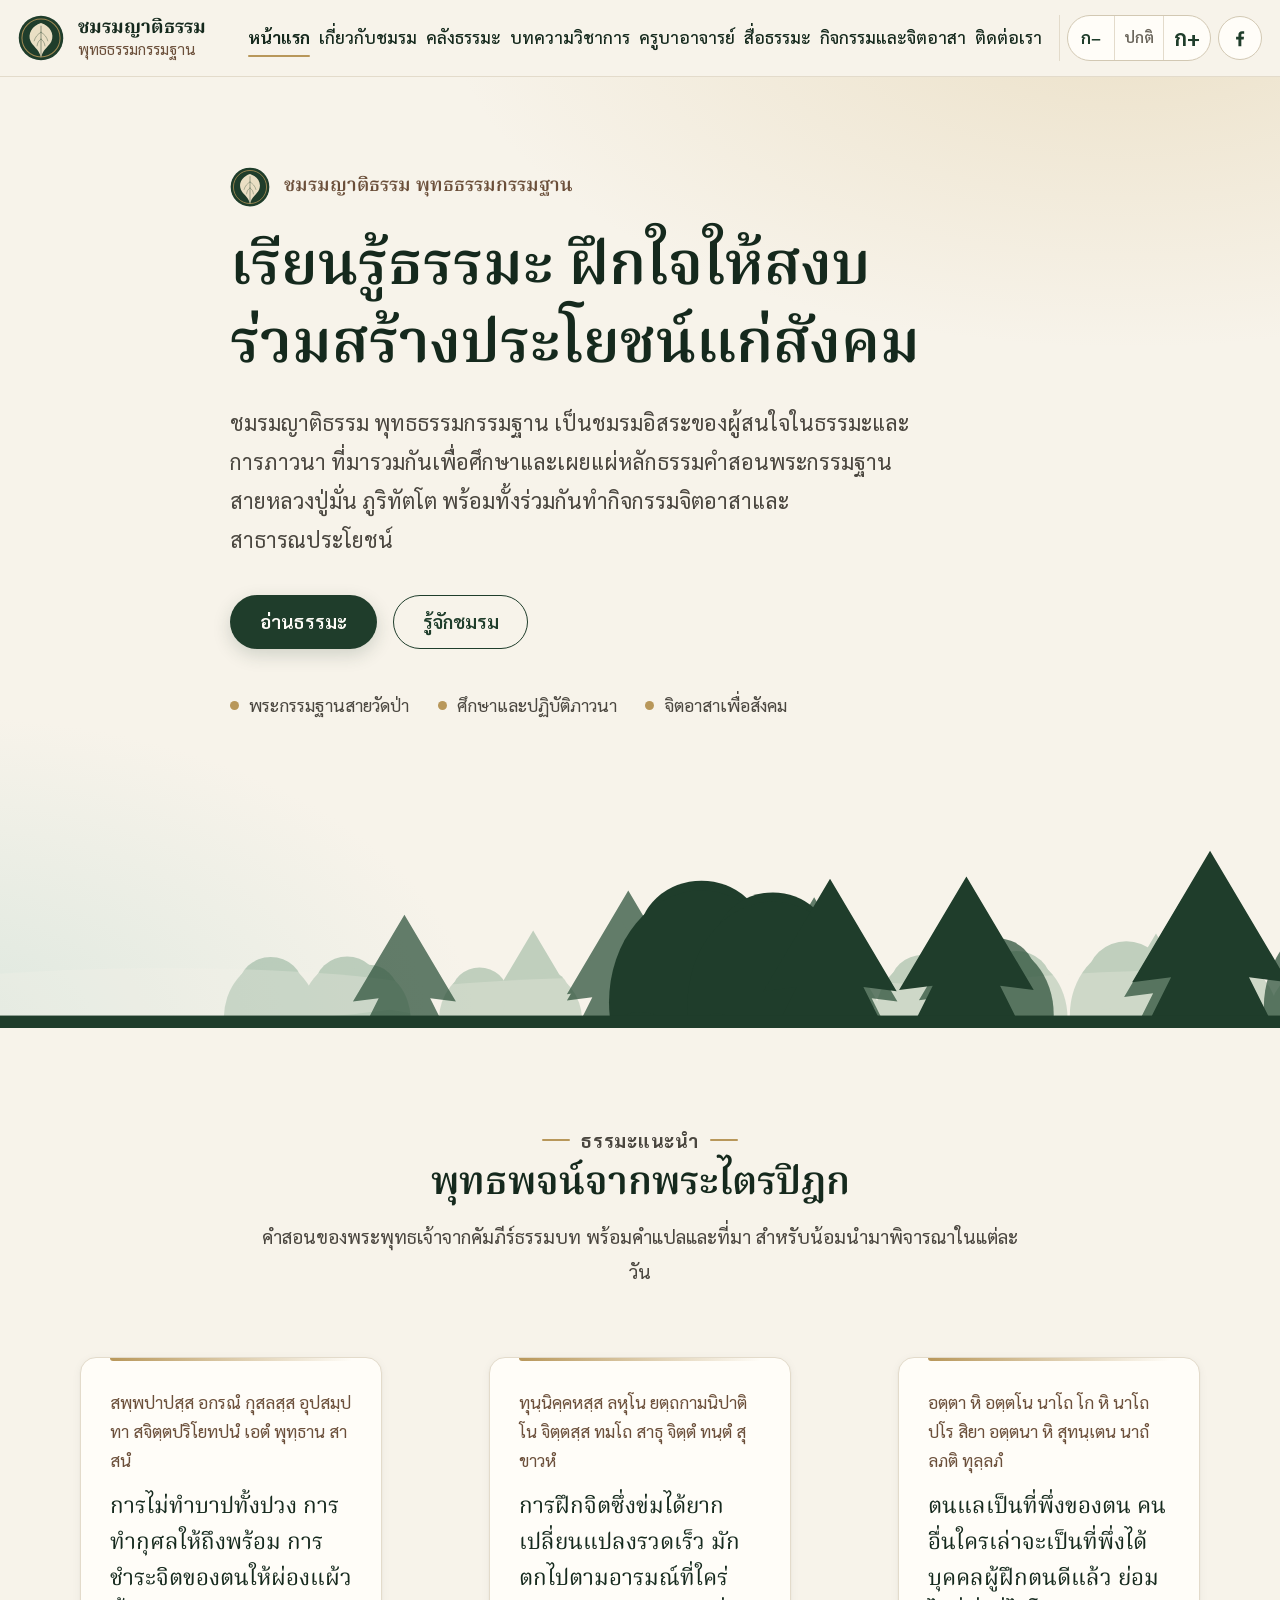
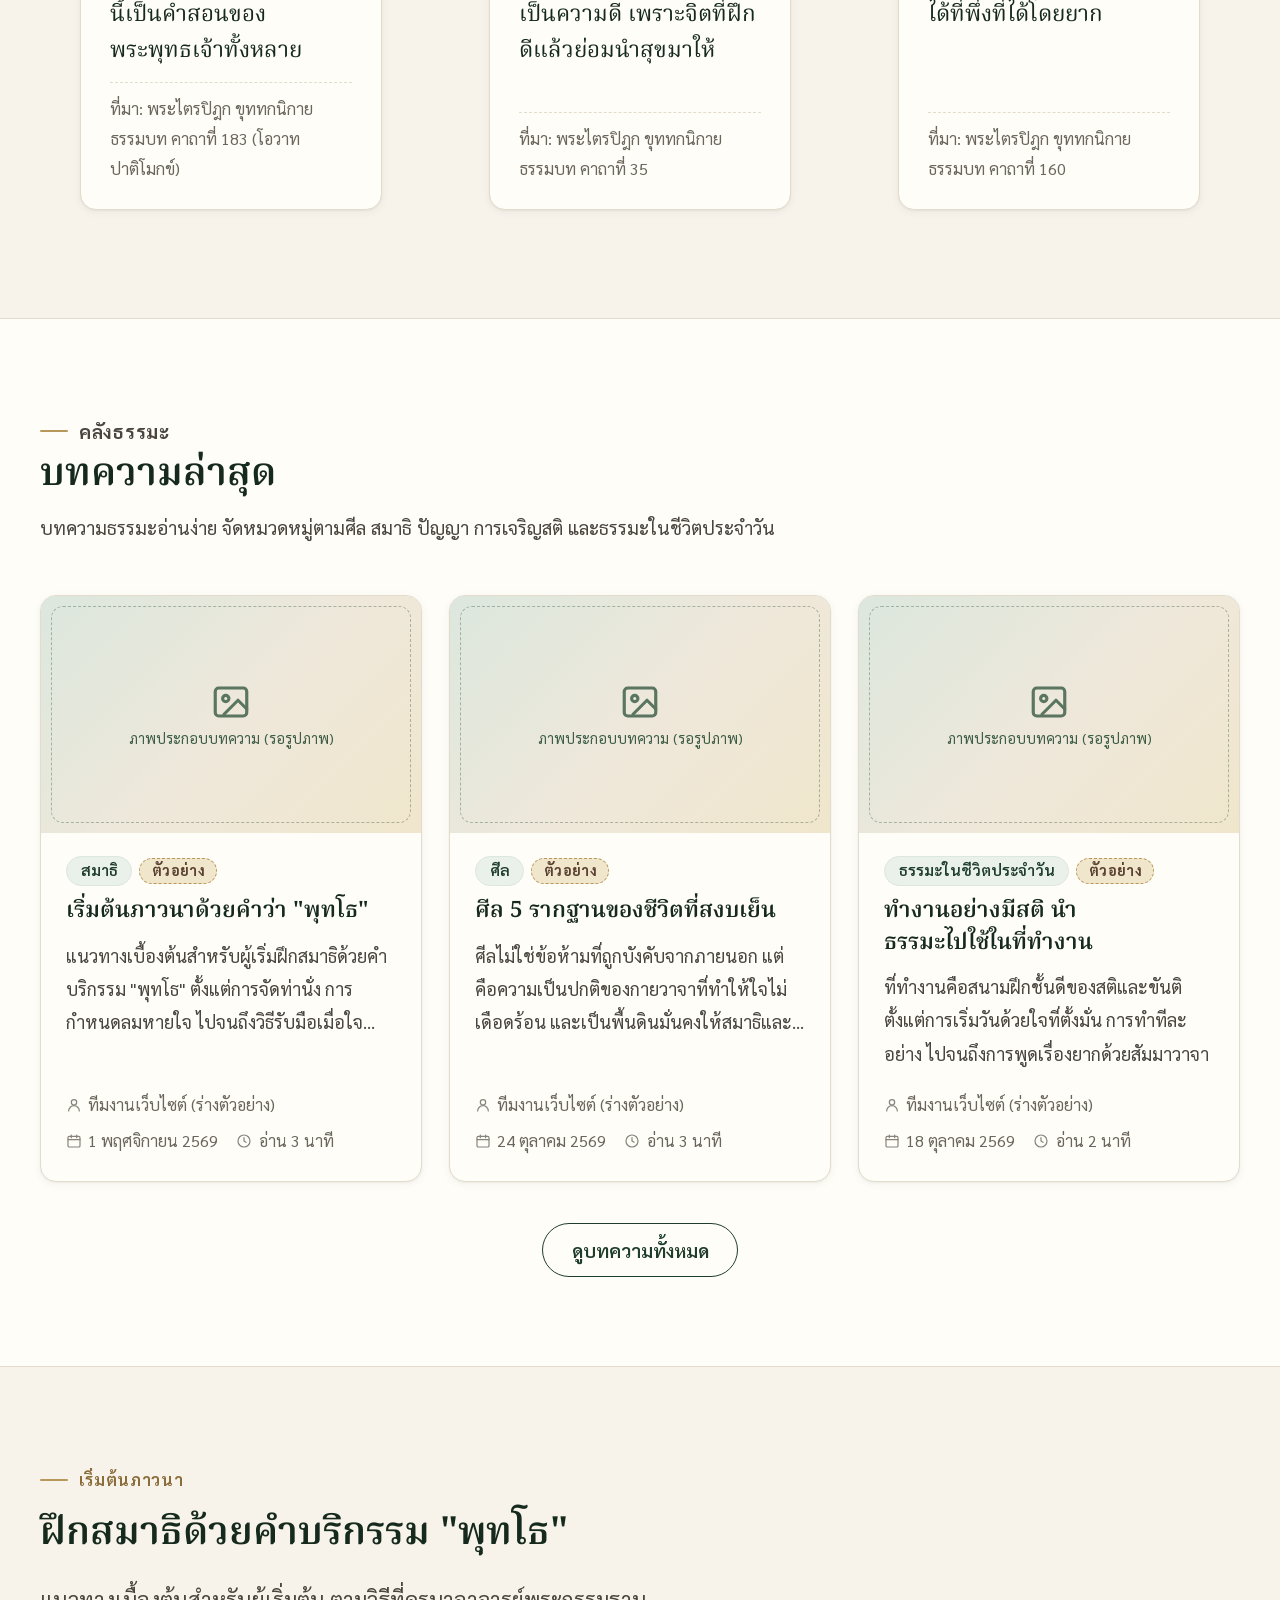
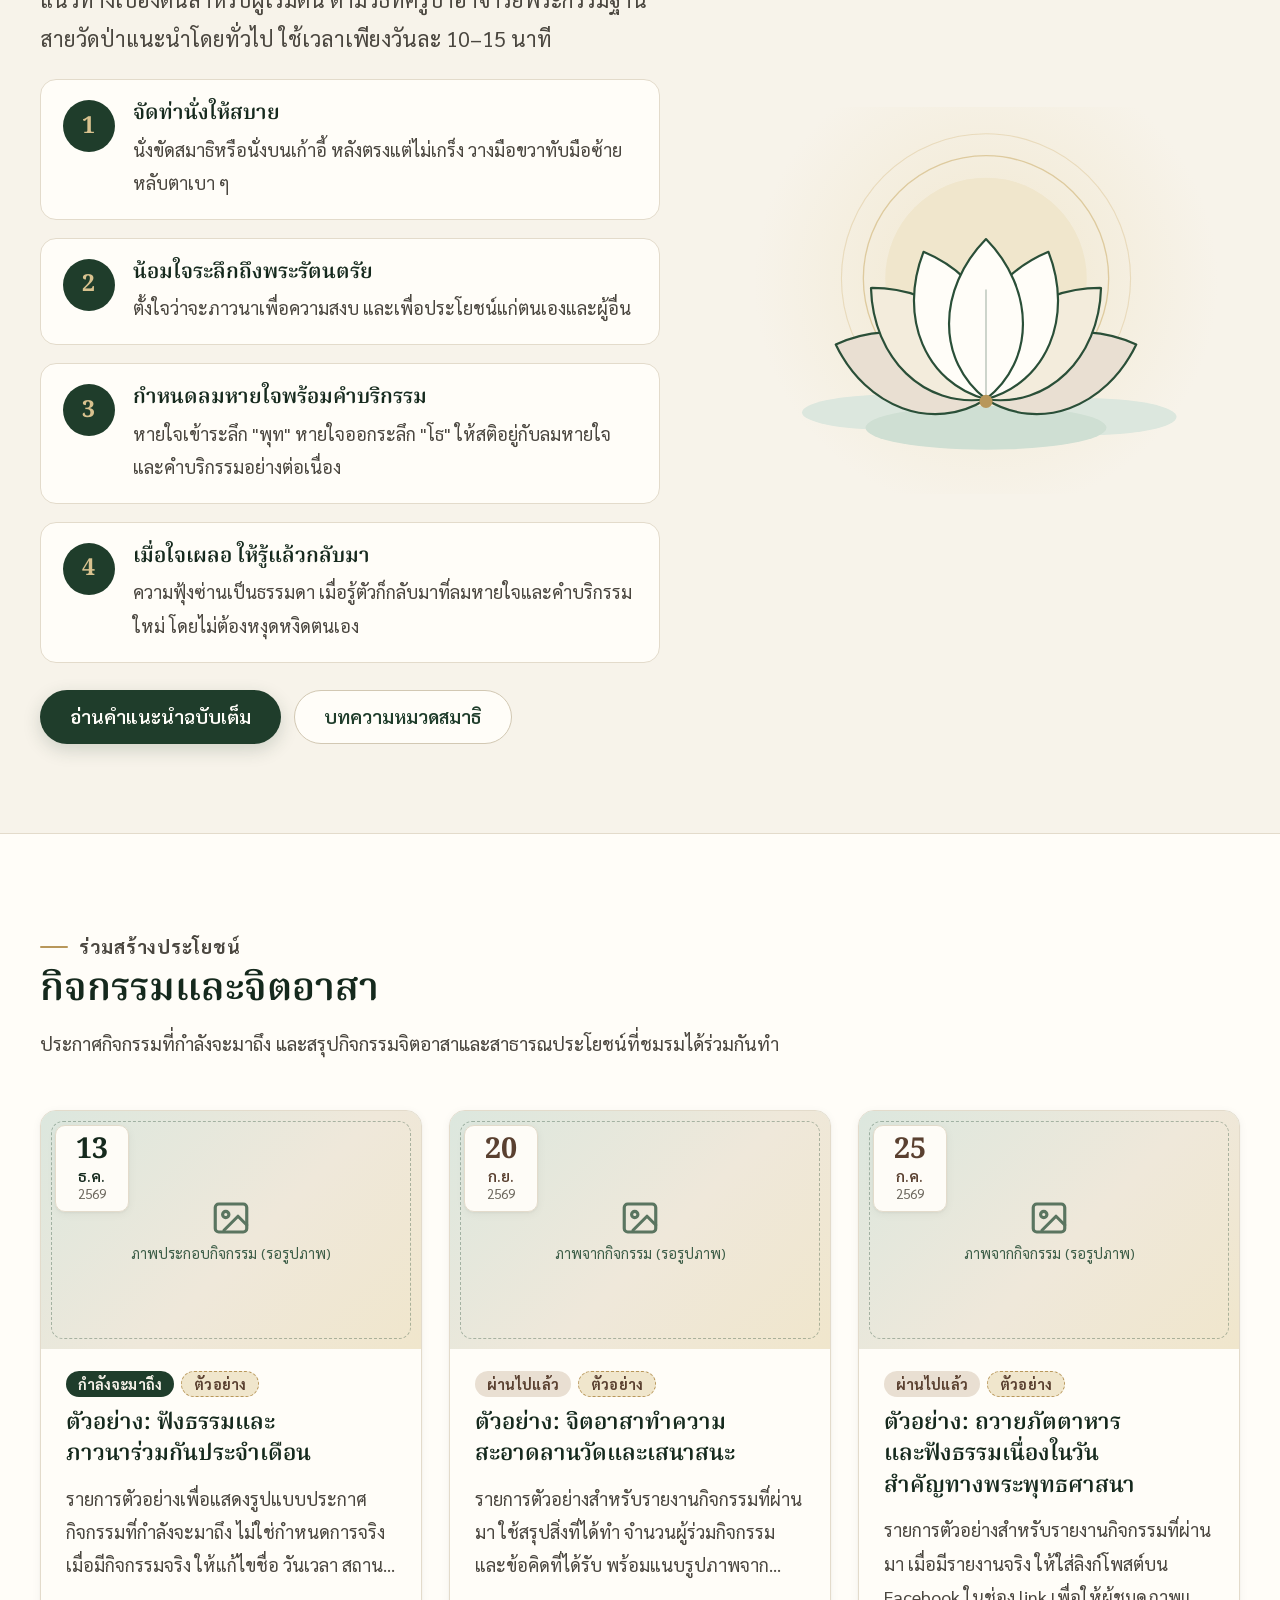
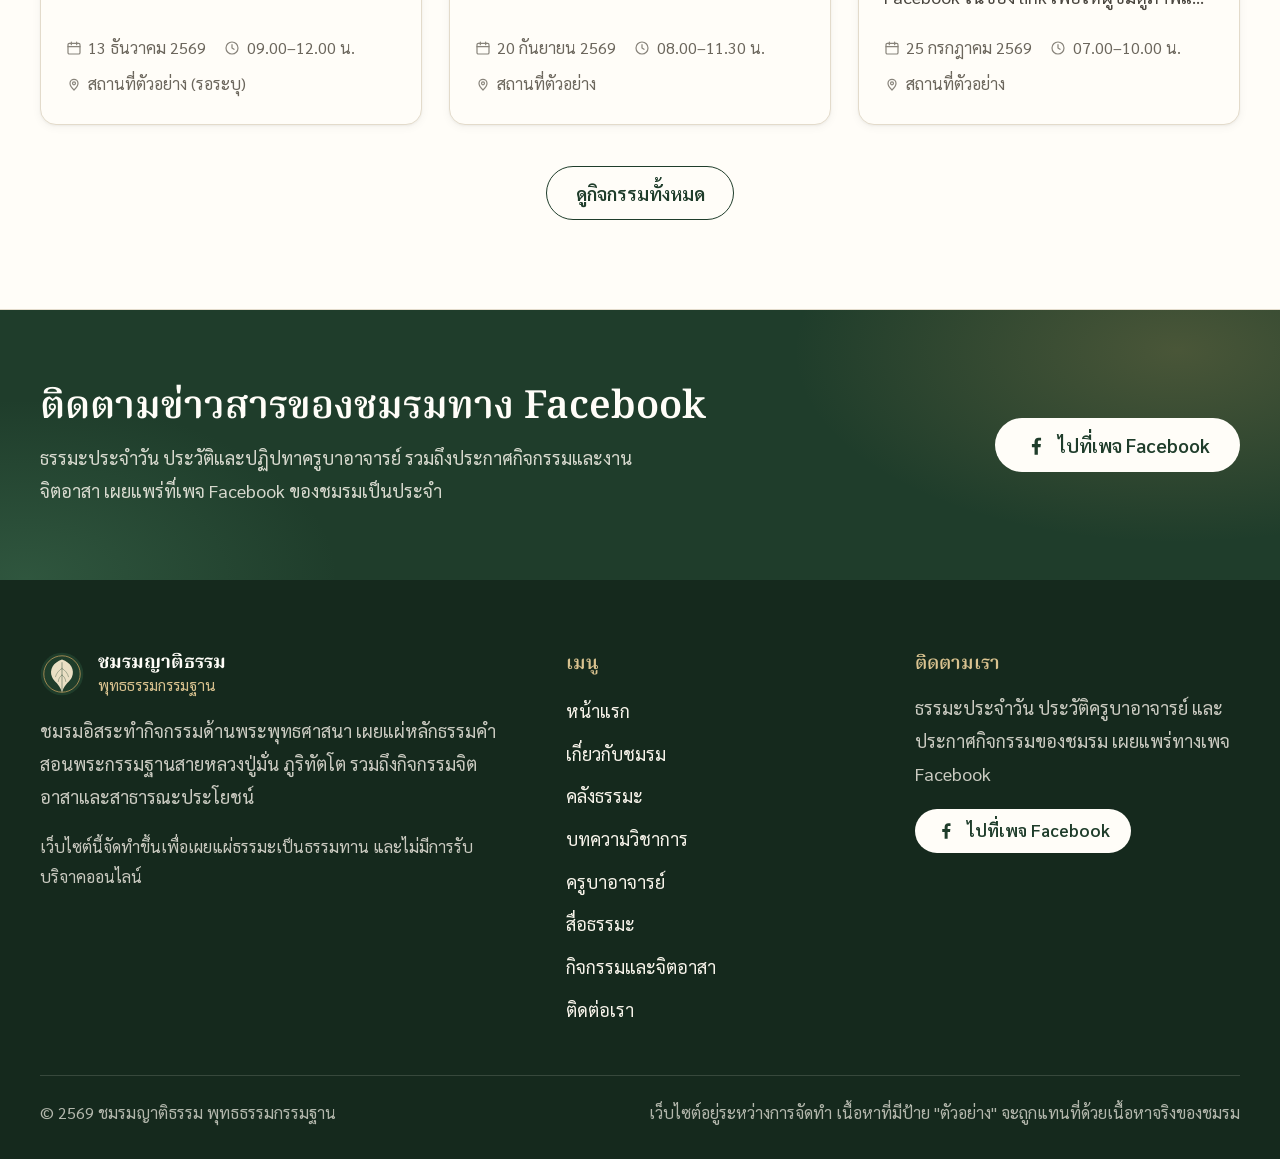
<file: index.html>
<!DOCTYPE html>
<html lang="th" data-text-size="m">
<head>
  <meta charset="utf-8">
  <meta name="viewport" content="width=device-width, initial-scale=1">
  <title>ชมรมญาติธรรม พุทธธรรมกรรมฐาน | เรียนรู้ธรรมะ ฝึกใจให้สงบ ร่วมสร้างประโยชน์แก่สังคม</title>
  <meta name="description" content="ชมรมอิสระที่เผยแผ่หลักธรรมคำสอนพระกรรมฐานสายหลวงปู่มั่น ภูริทัตโต พร้อมกิจกรรมจิตอาสาและสาธารณประโยชน์ รวมบทความธรรมะ สื่อธรรมะ ประวัติครูบาอาจารย์ และกิจกรรมของชมรม">
  <meta name="theme-color" content="#1F3D2B">
  <meta property="og:title" content="ชมรมญาติธรรม พุทธธรรมกรรมฐาน | เรียนรู้ธรรมะ ฝึกใจให้สงบ ร่วมสร้างประโยชน์แก่สังคม">
  <meta property="og:description" content="ชมรมอิสระที่เผยแผ่หลักธรรมคำสอนพระกรรมฐานสายหลวงปู่มั่น ภูริทัตโต พร้อมกิจกรรมจิตอาสาและสาธารณประโยชน์ รวมบทความธรรมะ สื่อธรรมะ ประวัติครูบาอาจารย์ และกิจกรรมของชมรม">
  <meta property="og:type" content="website">
  <meta property="og:locale" content="th_TH">
  <meta property="og:site_name" content="ชมรมญาติธรรม พุทธธรรมกรรมฐาน">
  <meta property="og:image" content="https://tamapisak.github.io/buddhist-dhamma/assets/og-image.png">
  <meta property="og:image:type" content="image/png">
  <meta property="og:image:width" content="1200">
  <meta property="og:image:height" content="630">
  <meta property="og:image:alt" content="ตราชมรมและชื่อ ชมรมญาติธรรม พุทธธรรมกรรมฐาน พร้อมคำขวัญ เรียนรู้ธรรมะ ฝึกใจให้สงบ ร่วมสร้างประโยชน์แก่สังคม">
  <meta name="twitter:card" content="summary_large_image">
  <link rel="icon" href="assets/favicon.svg" type="image/svg+xml">
  <link rel="preconnect" href="https://fonts.googleapis.com">
  <link rel="preconnect" href="https://fonts.gstatic.com" crossorigin>
  <link href="https://fonts.googleapis.com/css2?family=Noto+Serif+Thai:wght@500;600;700&family=Sarabun:wght@400;500;600;700&display=swap" rel="stylesheet">
  <link rel="stylesheet" href="css/style.css">
  <script>(function(){try{var s=localStorage.getItem('pdk-text-size');if(s&&/^(s|m|l|xl)$/.test(s))document.documentElement.setAttribute('data-text-size',s);}catch(e){}})();</script>
  <script src="content/site.js" defer></script>
  <script src="js/main.js" defer></script>
  <script src="content/teachings.js" defer></script>
  <script src="content/articles.js" defer></script>
  <script src="content/activities.js" defer></script>
  <script src="js/home.js" defer></script>
</head>
<body data-page="home">
  <a class="skip-link" href="#main">ข้ามไปยังเนื้อหาหลัก</a>
  <noscript><div class="noscript-nav">เว็บไซต์นี้ต้องเปิดใช้งาน JavaScript เพื่อแสดงเมนูและเนื้อหาบางส่วน — <a href="index.html">หน้าแรก</a> <a href="about.html">เกี่ยวกับชมรม</a> <a href="dhamma.html">คลังธรรมะ</a> <a href="academic.html">บทความวิชาการ</a> <a href="teachers.html">ครูบาอาจารย์</a> <a href="media.html">สื่อธรรมะ</a> <a href="activities.html">กิจกรรมและจิตอาสา</a> <a href="contact.html">ติดต่อเรา</a></div></noscript>
  <header class="site-header" id="site-header"></header>
  <main id="main">

    <section class="hero" aria-labelledby="hero-title">
      <div class="container hero-inner">
        <p class="hero-kicker"><img data-site-logo src="assets/logo-placeholder.svg" alt="" width="40" height="40">ชมรมญาติธรรม พุทธธรรมกรรมฐาน</p>
        <h1 id="hero-title">เรียนรู้ธรรมะ ฝึกใจให้สงบ<br>ร่วมสร้างประโยชน์แก่สังคม</h1>
        <p class="lead">ชมรมญาติธรรม พุทธธรรมกรรมฐาน เป็นชมรมอิสระของผู้สนใจในธรรมะและการภาวนา ที่มารวมกันเพื่อศึกษาและเผยแผ่หลักธรรมคำสอนพระกรรมฐานสายหลวงปู่มั่น ภูริทัตโต พร้อมทั้งร่วมกันทำกิจกรรมจิตอาสาและสาธารณประโยชน์</p>
        <div class="hero-actions">
          <a class="btn btn-primary" href="dhamma.html">อ่านธรรมะ</a>
          <a class="btn btn-secondary" href="about.html">รู้จักชมรม</a>
        </div>
        <ul class="hero-points" aria-label="สิ่งที่ชมรมให้ความสำคัญ">
          <li>พระกรรมฐานสายวัดป่า</li>
          <li>ศึกษาและปฏิบัติภาวนา</li>
          <li>จิตอาสาเพื่อสังคม</li>
        </ul>
      </div>
      <img class="hero-forest" src="assets/forest.svg" alt="" aria-hidden="true" width="1440" height="320">
    </section>

    <section class="section" aria-labelledby="teachings-title">
      <div class="container">
        <div class="section-head center">
          <p class="eyebrow">ธรรมะแนะนำ</p>
          <h2 id="teachings-title">พุทธพจน์จากพระไตรปิฎก</h2>
          <p>คำสอนของพระพุทธเจ้าจากคัมภีร์ธรรมบท พร้อมคำแปลและที่มา สำหรับน้อมนำมาพิจารณาในแต่ละวัน</p>
        </div>
        <div class="grid grid-3" id="featured-teachings"></div>
      </div>
    </section>

    <section class="section section-alt" aria-labelledby="articles-title">
      <div class="container">
        <div class="section-head">
          <p class="eyebrow">คลังธรรมะ</p>
          <h2 id="articles-title">บทความล่าสุด</h2>
          <p>บทความธรรมะอ่านง่าย จัดหมวดหมู่ตามศีล สมาธิ ปัญญา การเจริญสติ และธรรมะในชีวิตประจำวัน</p>
        </div>
        <div class="grid grid-3" id="recent-articles"></div>
        <div class="section-foot"><a class="btn btn-secondary" href="dhamma.html">ดูบทความทั้งหมด</a></div>
      </div>
    </section>

    <section class="section" aria-labelledby="meditation-title">
      <div class="container split">
        <div>
          <p class="eyebrow">เริ่มต้นภาวนา</p>
          <h2 id="meditation-title">ฝึกสมาธิด้วยคำบริกรรม "พุทโธ"</h2>
          <p class="lead">แนวทางเบื้องต้นสำหรับผู้เริ่มต้น ตามวิธีที่ครูบาอาจารย์พระกรรมฐานสายวัดป่าแนะนำโดยทั่วไป ใช้เวลาเพียงวันละ 10–15 นาที</p>
          <ol class="steps">
            <li><div><h3>จัดท่านั่งให้สบาย</h3><p>นั่งขัดสมาธิหรือนั่งบนเก้าอี้ หลังตรงแต่ไม่เกร็ง วางมือขวาทับมือซ้าย หลับตาเบา ๆ</p></div></li>
            <li><div><h3>น้อมใจระลึกถึงพระรัตนตรัย</h3><p>ตั้งใจว่าจะภาวนาเพื่อความสงบ และเพื่อประโยชน์แก่ตนเองและผู้อื่น</p></div></li>
            <li><div><h3>กำหนดลมหายใจพร้อมคำบริกรรม</h3><p>หายใจเข้าระลึก "พุท" หายใจออกระลึก "โธ" ให้สติอยู่กับลมหายใจและคำบริกรรมอย่างต่อเนื่อง</p></div></li>
            <li><div><h3>เมื่อใจเผลอ ให้รู้แล้วกลับมา</h3><p>ความฟุ้งซ่านเป็นธรรมดา เมื่อรู้ตัวก็กลับมาที่ลมหายใจและคำบริกรรมใหม่ โดยไม่ต้องหงุดหงิดตนเอง</p></div></li>
          </ol>
          <div class="flex mt-3">
            <a class="btn btn-primary" href="article.html?id=buddho-meditation">อ่านคำแนะนำฉบับเต็ม</a>
            <a class="btn btn-ghost" href="dhamma.html?topic=สมาธิ">บทความหมวดสมาธิ</a>
          </div>
        </div>
        <div class="illustration"><img src="assets/lotus.svg" alt="ภาพประกอบดอกบัวบนพื้นหลังวงกลมสีทองอ่อน" width="460" height="350"></div>
      </div>
    </section>

    <section class="section section-alt" aria-labelledby="activities-title">
      <div class="container">
        <div class="section-head">
          <p class="eyebrow">ร่วมสร้างประโยชน์</p>
          <h2 id="activities-title">กิจกรรมและจิตอาสา</h2>
          <p>ประกาศกิจกรรมที่กำลังจะมาถึง และสรุปกิจกรรมจิตอาสาและสาธารณประโยชน์ที่ชมรมได้ร่วมกันทำ</p>
        </div>
        <div class="grid grid-3" id="home-activities"></div>
        <div class="section-foot"><a class="btn btn-secondary" href="activities.html">ดูกิจกรรมทั้งหมด</a></div>
      </div>
    </section>

    <section class="cta-band" aria-labelledby="fb-cta-title">
      <div class="container cta-inner">
        <div>
          <h2 id="fb-cta-title">ติดตามข่าวสารของชมรมทาง Facebook</h2>
          <p>ธรรมะประจำวัน ประวัติและปฏิปทาครูบาอาจารย์ รวมถึงประกาศกิจกรรมและงานจิตอาสา เผยแพร่ที่เพจ Facebook ของชมรมเป็นประจำ</p>
        </div>
        <a class="btn btn-light" href="https://www.facebook.com/share/18MSoWDR1o/" data-fb-link target="_blank" rel="noopener noreferrer">
          <svg viewBox="0 0 24 24" fill="currentColor" aria-hidden="true" focusable="false"><path d="M13.6 22v-8.1h2.8l.4-3.3h-3.2V8.5c0-1 .3-1.6 1.6-1.6h1.8V4c-.3 0-1.4-.1-2.6-.1-2.6 0-4.3 1.6-4.3 4.4v2.3H7.3v3.3h2.8V22h3.5z"/></svg>
          <span>ไปที่เพจ Facebook</span>
        </a>
      </div>
    </section>
  </main>
  <footer class="site-footer" id="site-footer"></footer>
</body>
</html>
</file>
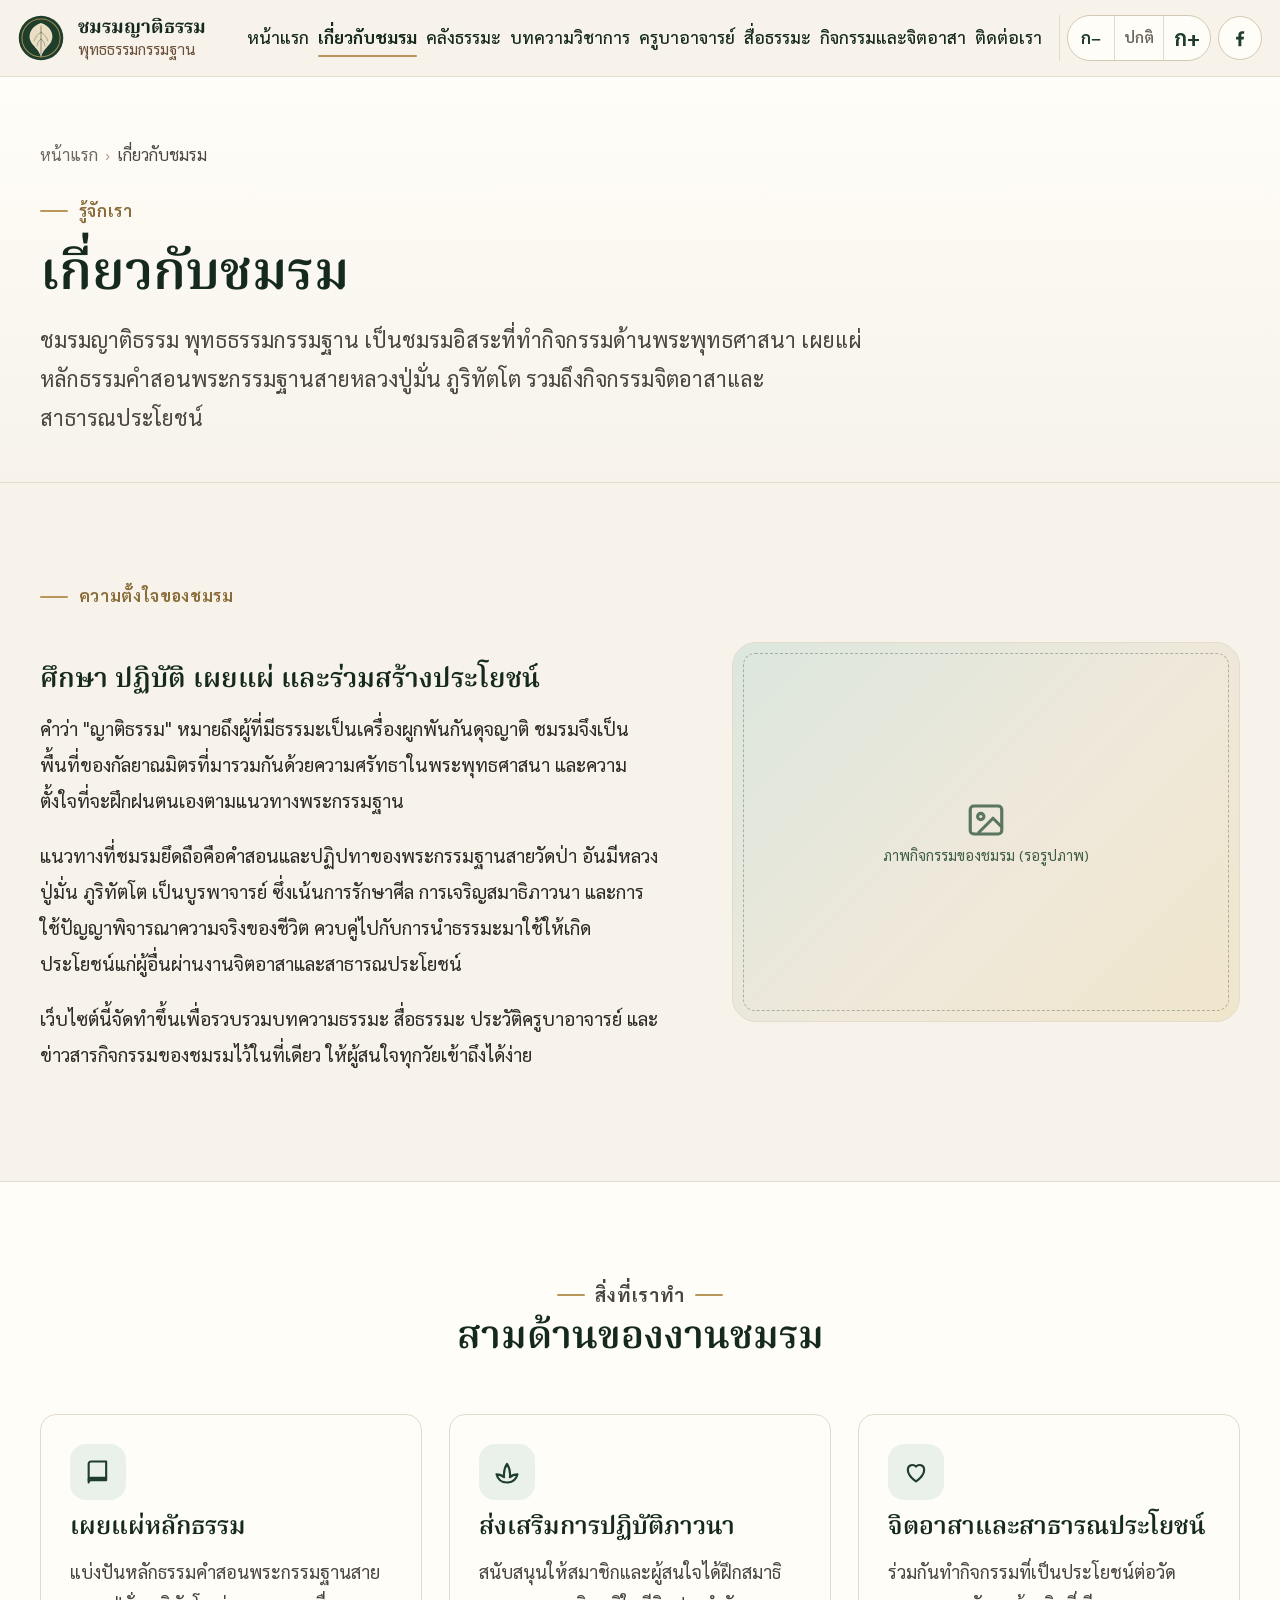
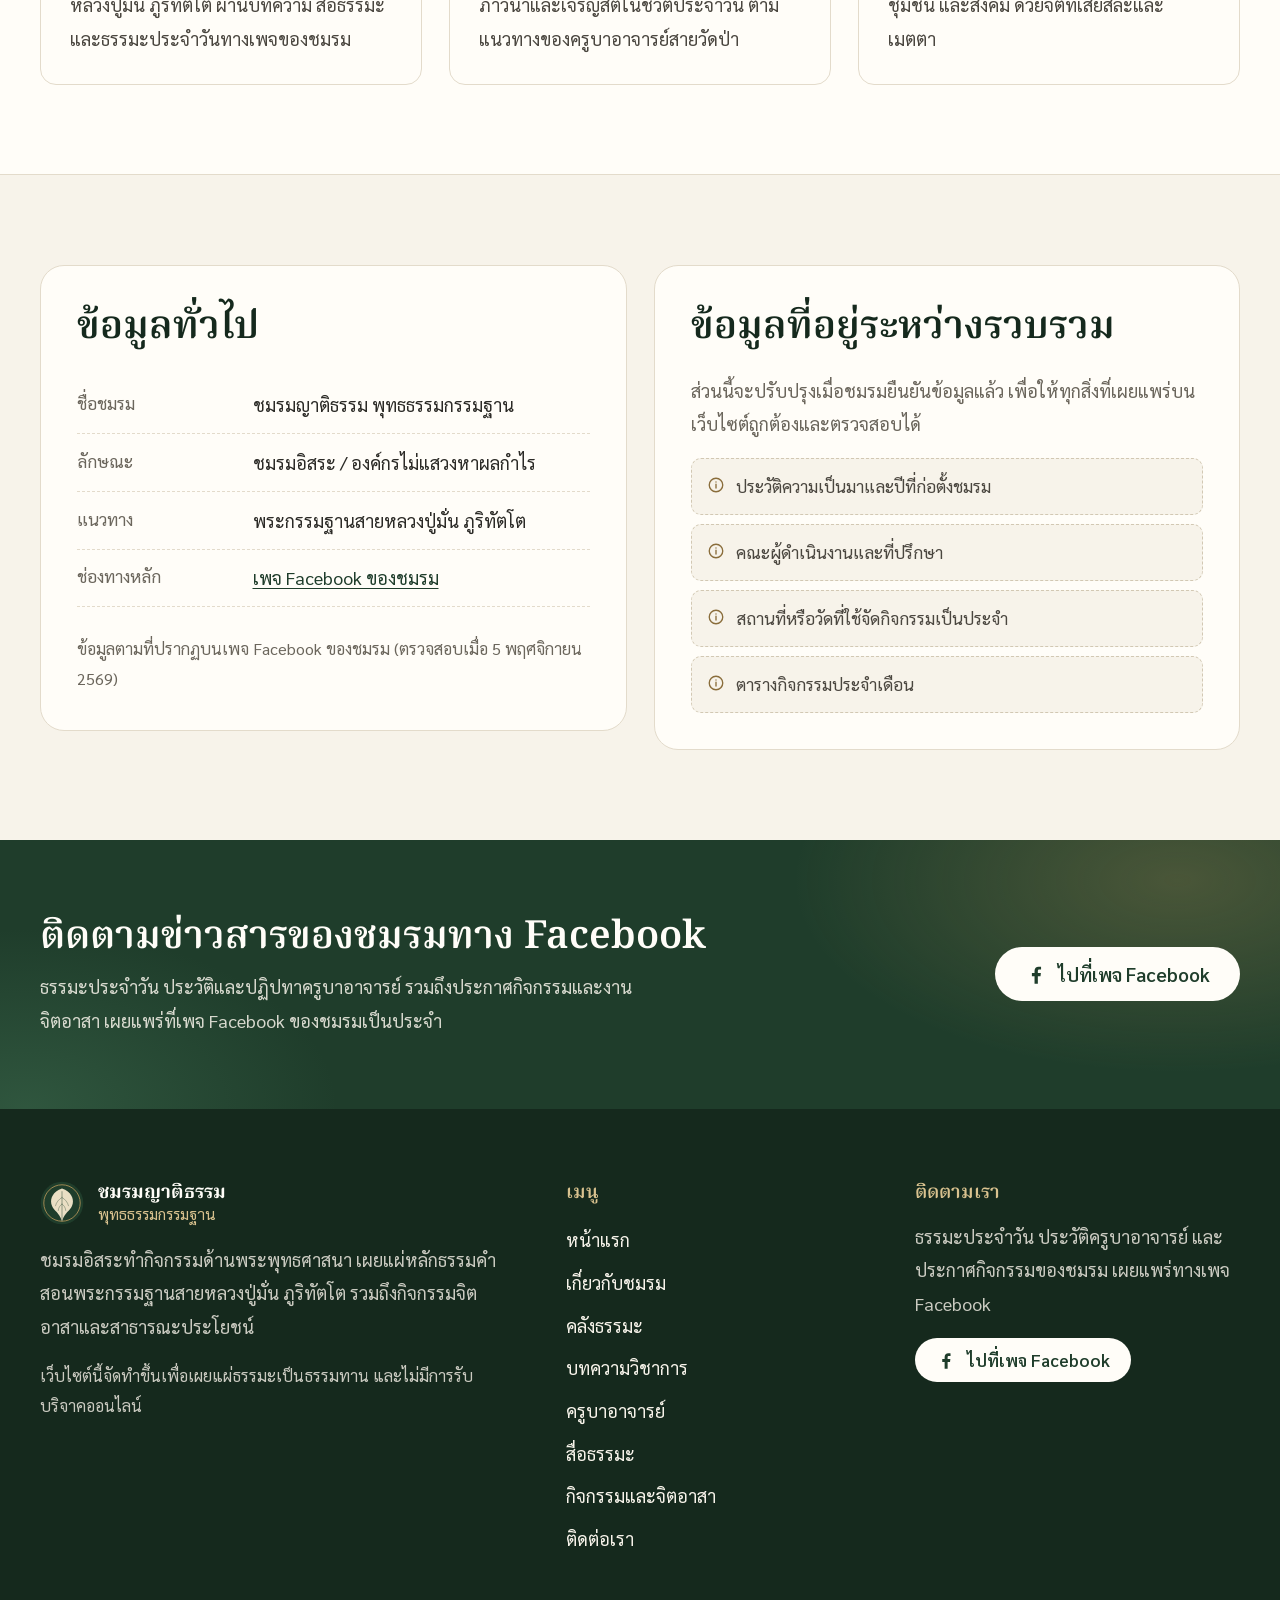
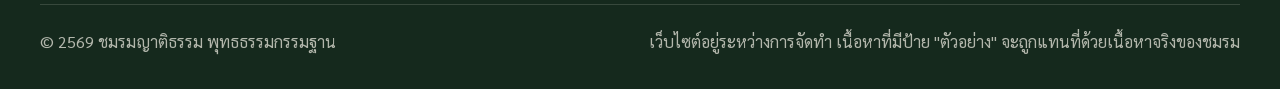
<file: about.html>
<!DOCTYPE html>
<html lang="th" data-text-size="m">
<head>
  <meta charset="utf-8">
  <meta name="viewport" content="width=device-width, initial-scale=1">
  <title>เกี่ยวกับชมรม | ชมรมญาติธรรม พุทธธรรมกรรมฐาน</title>
  <meta name="description" content="ชมรมญาติธรรม พุทธธรรมกรรมฐาน เป็นชมรมอิสระที่ทำกิจกรรมด้านพระพุทธศาสนา เผยแผ่หลักธรรมคำสอนพระกรรมฐานสายหลวงปู่มั่น ภูริทัตโต รวมถึงกิจกรรมจิตอาสาและสาธารณประโยชน์">
  <meta name="theme-color" content="#1F3D2B">
  <meta property="og:title" content="เกี่ยวกับชมรม | ชมรมญาติธรรม พุทธธรรมกรรมฐาน">
  <meta property="og:description" content="ชมรมญาติธรรม พุทธธรรมกรรมฐาน เป็นชมรมอิสระที่ทำกิจกรรมด้านพระพุทธศาสนา เผยแผ่หลักธรรมคำสอนพระกรรมฐานสายหลวงปู่มั่น ภูริทัตโต รวมถึงกิจกรรมจิตอาสาและสาธารณประโยชน์">
  <meta property="og:type" content="website">
  <meta property="og:locale" content="th_TH">
  <meta property="og:site_name" content="ชมรมญาติธรรม พุทธธรรมกรรมฐาน">
  <meta property="og:image" content="https://tamapisak.github.io/buddhist-dhamma/assets/og-image.png">
  <meta property="og:image:type" content="image/png">
  <meta property="og:image:width" content="1200">
  <meta property="og:image:height" content="630">
  <meta property="og:image:alt" content="ตราชมรมและชื่อ ชมรมญาติธรรม พุทธธรรมกรรมฐาน พร้อมคำขวัญ เรียนรู้ธรรมะ ฝึกใจให้สงบ ร่วมสร้างประโยชน์แก่สังคม">
  <meta name="twitter:card" content="summary_large_image">
  <link rel="icon" href="assets/favicon.svg" type="image/svg+xml">
  <link rel="preconnect" href="https://fonts.googleapis.com">
  <link rel="preconnect" href="https://fonts.gstatic.com" crossorigin>
  <link href="https://fonts.googleapis.com/css2?family=Noto+Serif+Thai:wght@500;600;700&family=Sarabun:wght@400;500;600;700&display=swap" rel="stylesheet">
  <link rel="stylesheet" href="css/style.css">
  <script>(function(){try{var s=localStorage.getItem('pdk-text-size');if(s&&/^(s|m|l|xl)$/.test(s))document.documentElement.setAttribute('data-text-size',s);}catch(e){}})();</script>
  <script src="content/site.js" defer></script>
  <script src="js/main.js" defer></script>

</head>
<body data-page="about">
  <a class="skip-link" href="#main">ข้ามไปยังเนื้อหาหลัก</a>
  <noscript><div class="noscript-nav">เว็บไซต์นี้ต้องเปิดใช้งาน JavaScript เพื่อแสดงเมนูและเนื้อหาบางส่วน — <a href="index.html">หน้าแรก</a> <a href="about.html">เกี่ยวกับชมรม</a> <a href="dhamma.html">คลังธรรมะ</a> <a href="academic.html">บทความวิชาการ</a> <a href="teachers.html">ครูบาอาจารย์</a> <a href="media.html">สื่อธรรมะ</a> <a href="activities.html">กิจกรรมและจิตอาสา</a> <a href="contact.html">ติดต่อเรา</a></div></noscript>
  <header class="site-header" id="site-header"></header>
  <main id="main">

    <section class="page-head">
      <div class="container">
        <nav class="breadcrumb" aria-label="เส้นทางหน้า"><ol><li><a href="index.html">หน้าแรก</a></li><li aria-current="page">เกี่ยวกับชมรม</li></ol></nav>
        <p class="eyebrow">รู้จักเรา</p>
        <h1>เกี่ยวกับชมรม</h1>
        <p class="lead">ชมรมญาติธรรม พุทธธรรมกรรมฐาน เป็นชมรมอิสระที่ทำกิจกรรมด้านพระพุทธศาสนา เผยแผ่หลักธรรมคำสอนพระกรรมฐานสายหลวงปู่มั่น ภูริทัตโต รวมถึงกิจกรรมจิตอาสาและสาธารณประโยชน์</p>
      </div>
    </section>

    <section class="section">
      <div class="container split">
        <div class="prose">
          <p class="eyebrow">ความตั้งใจของชมรม</p>
          <h2>ศึกษา ปฏิบัติ เผยแผ่ และร่วมสร้างประโยชน์</h2>
          <p>คำว่า "ญาติธรรม" หมายถึงผู้ที่มีธรรมะเป็นเครื่องผูกพันกันดุจญาติ ชมรมจึงเป็นพื้นที่ของกัลยาณมิตรที่มารวมกันด้วยความศรัทธาในพระพุทธศาสนา และความตั้งใจที่จะฝึกฝนตนเองตามแนวทางพระกรรมฐาน</p>
          <p>แนวทางที่ชมรมยึดถือคือคำสอนและปฏิปทาของพระกรรมฐานสายวัดป่า อันมีหลวงปู่มั่น ภูริทัตโต เป็นบูรพาจารย์ ซึ่งเน้นการรักษาศีล การเจริญสมาธิภาวนา และการใช้ปัญญาพิจารณาความจริงของชีวิต ควบคู่ไปกับการนำธรรมะมาใช้ให้เกิดประโยชน์แก่ผู้อื่นผ่านงานจิตอาสาและสาธารณประโยชน์</p>
          <p>เว็บไซต์นี้จัดทำขึ้นเพื่อรวบรวมบทความธรรมะ สื่อธรรมะ ประวัติครูบาอาจารย์ และข่าวสารกิจกรรมของชมรมไว้ในที่เดียว ให้ผู้สนใจทุกวัยเข้าถึงได้ง่าย</p>
        </div>
        <div class="card-media" style="border-radius: var(--radius-lg); aspect-ratio: 4 / 3; border: 1px solid var(--line);">
          <div class="ph" role="img" aria-label="ภาพประกอบชั่วคราว: ภาพกิจกรรมของชมรม (รอรูปภาพ)"><div class="ph-inner"><svg viewBox="0 0 24 24" fill="none" stroke="currentColor" stroke-width="1.8" stroke-linecap="round" stroke-linejoin="round" aria-hidden="true"><rect x="3" y="4" width="18" height="16" rx="2"/><circle cx="9" cy="10" r="1.8"/><path d="m21 16-5-5-8 8"/></svg><span class="ph-label">ภาพกิจกรรมของชมรม (รอรูปภาพ)</span></div></div>
        </div>
      </div>
    </section>

    <section class="section section-alt" aria-labelledby="work-title">
      <div class="container">
        <div class="section-head center">
          <p class="eyebrow">สิ่งที่เราทำ</p>
          <h2 id="work-title">สามด้านของงานชมรม</h2>
        </div>
        <div class="grid grid-3">
          <div class="feature">
            <div class="feature-icon"><svg viewBox="0 0 24 24" fill="none" stroke="currentColor" stroke-width="1.8" stroke-linecap="round" stroke-linejoin="round" aria-hidden="true"><path d="M4 5a2 2 0 0 1 2-2h13v16H6a2 2 0 0 0-2 2z"/><path d="M4 19a2 2 0 0 1 2-2h13"/></svg></div>
            <h3>เผยแผ่หลักธรรม</h3>
            <p>แบ่งปันหลักธรรมคำสอนพระกรรมฐานสายหลวงปู่มั่น ภูริทัตโต ผ่านบทความ สื่อธรรมะ และธรรมะประจำวันทางเพจของชมรม</p>
          </div>
          <div class="feature">
            <div class="feature-icon"><svg viewBox="0 0 24 24" fill="none" stroke="currentColor" stroke-width="1.8" stroke-linecap="round" stroke-linejoin="round" aria-hidden="true"><path d="M12 21c-5 0-8-3-9-7 3 0 5 1 6.5 2.5C9 12 10 8 12 5c2 3 3 7 2.5 11.5C16 15 18 14 21 14c-1 4-4 7-9 7z"/></svg></div>
            <h3>ส่งเสริมการปฏิบัติภาวนา</h3>
            <p>สนับสนุนให้สมาชิกและผู้สนใจได้ฝึกสมาธิภาวนาและเจริญสติในชีวิตประจำวัน ตามแนวทางของครูบาอาจารย์สายวัดป่า</p>
          </div>
          <div class="feature">
            <div class="feature-icon"><svg viewBox="0 0 24 24" fill="none" stroke="currentColor" stroke-width="1.8" stroke-linecap="round" stroke-linejoin="round" aria-hidden="true"><path d="M12 20s-7-4.4-7-10a4 4 0 0 1 7-2.6A4 4 0 0 1 19 10c0 5.6-7 10-7 10z"/></svg></div>
            <h3>จิตอาสาและสาธารณประโยชน์</h3>
            <p>ร่วมกันทำกิจกรรมที่เป็นประโยชน์ต่อวัด ชุมชน และสังคม ด้วยจิตที่เสียสละและเมตตา</p>
          </div>
        </div>
      </div>
    </section>

    <section class="section">
      <div class="container">
        <div class="grid grid-2" style="align-items: start;">
          <div class="panel">
            <h2>ข้อมูลทั่วไป</h2>
            <ul class="facts">
              <li><span class="k">ชื่อชมรม</span><span class="v">ชมรมญาติธรรม พุทธธรรมกรรมฐาน</span></li>
              <li><span class="k">ลักษณะ</span><span class="v">ชมรมอิสระ / องค์กรไม่แสวงหาผลกำไร</span></li>
              <li><span class="k">แนวทาง</span><span class="v">พระกรรมฐานสายหลวงปู่มั่น ภูริทัตโต</span></li>
              <li><span class="k">ช่องทางหลัก</span><span class="v"><a href="https://www.facebook.com/share/18MSoWDR1o/" data-fb-link target="_blank" rel="noopener noreferrer">เพจ Facebook ของชมรม</a></span></li>
            </ul>
            <p class="muted small mt-3 mb-0">ข้อมูลตามที่ปรากฏบนเพจ Facebook ของชมรม (ตรวจสอบเมื่อ 5 พฤศจิกายน 2569)</p>
          </div>
          <div class="panel">
            <h2>ข้อมูลที่อยู่ระหว่างรวบรวม</h2>
            <p class="muted">ส่วนนี้จะปรับปรุงเมื่อชมรมยืนยันข้อมูลแล้ว เพื่อให้ทุกสิ่งที่เผยแพร่บนเว็บไซต์ถูกต้องและตรวจสอบได้</p>
            <ul class="pending-list">
              <li><svg viewBox="0 0 24 24" fill="none" stroke="currentColor" stroke-width="1.8" stroke-linecap="round" stroke-linejoin="round" aria-hidden="true" focusable="false"><circle cx="12" cy="12" r="9"/><path d="M12 11v5M12 8h.01"/></svg><span>ประวัติความเป็นมาและปีที่ก่อตั้งชมรม</span></li>
              <li><svg viewBox="0 0 24 24" fill="none" stroke="currentColor" stroke-width="1.8" stroke-linecap="round" stroke-linejoin="round" aria-hidden="true" focusable="false"><circle cx="12" cy="12" r="9"/><path d="M12 11v5M12 8h.01"/></svg><span>คณะผู้ดำเนินงานและที่ปรึกษา</span></li>
              <li><svg viewBox="0 0 24 24" fill="none" stroke="currentColor" stroke-width="1.8" stroke-linecap="round" stroke-linejoin="round" aria-hidden="true" focusable="false"><circle cx="12" cy="12" r="9"/><path d="M12 11v5M12 8h.01"/></svg><span>สถานที่หรือวัดที่ใช้จัดกิจกรรมเป็นประจำ</span></li>
              <li><svg viewBox="0 0 24 24" fill="none" stroke="currentColor" stroke-width="1.8" stroke-linecap="round" stroke-linejoin="round" aria-hidden="true" focusable="false"><circle cx="12" cy="12" r="9"/><path d="M12 11v5M12 8h.01"/></svg><span>ตารางกิจกรรมประจำเดือน</span></li>
            </ul>
          </div>
        </div>
      </div>
    </section>

    <section class="cta-band" aria-labelledby="fb-cta-title">
      <div class="container cta-inner">
        <div>
          <h2 id="fb-cta-title">ติดตามข่าวสารของชมรมทาง Facebook</h2>
          <p>ธรรมะประจำวัน ประวัติและปฏิปทาครูบาอาจารย์ รวมถึงประกาศกิจกรรมและงานจิตอาสา เผยแพร่ที่เพจ Facebook ของชมรมเป็นประจำ</p>
        </div>
        <a class="btn btn-light" href="https://www.facebook.com/share/18MSoWDR1o/" data-fb-link target="_blank" rel="noopener noreferrer">
          <svg viewBox="0 0 24 24" fill="currentColor" aria-hidden="true" focusable="false"><path d="M13.6 22v-8.1h2.8l.4-3.3h-3.2V8.5c0-1 .3-1.6 1.6-1.6h1.8V4c-.3 0-1.4-.1-2.6-.1-2.6 0-4.3 1.6-4.3 4.4v2.3H7.3v3.3h2.8V22h3.5z"/></svg>
          <span>ไปที่เพจ Facebook</span>
        </a>
      </div>
    </section>
  </main>
  <footer class="site-footer" id="site-footer"></footer>
</body>
</html>
</file>
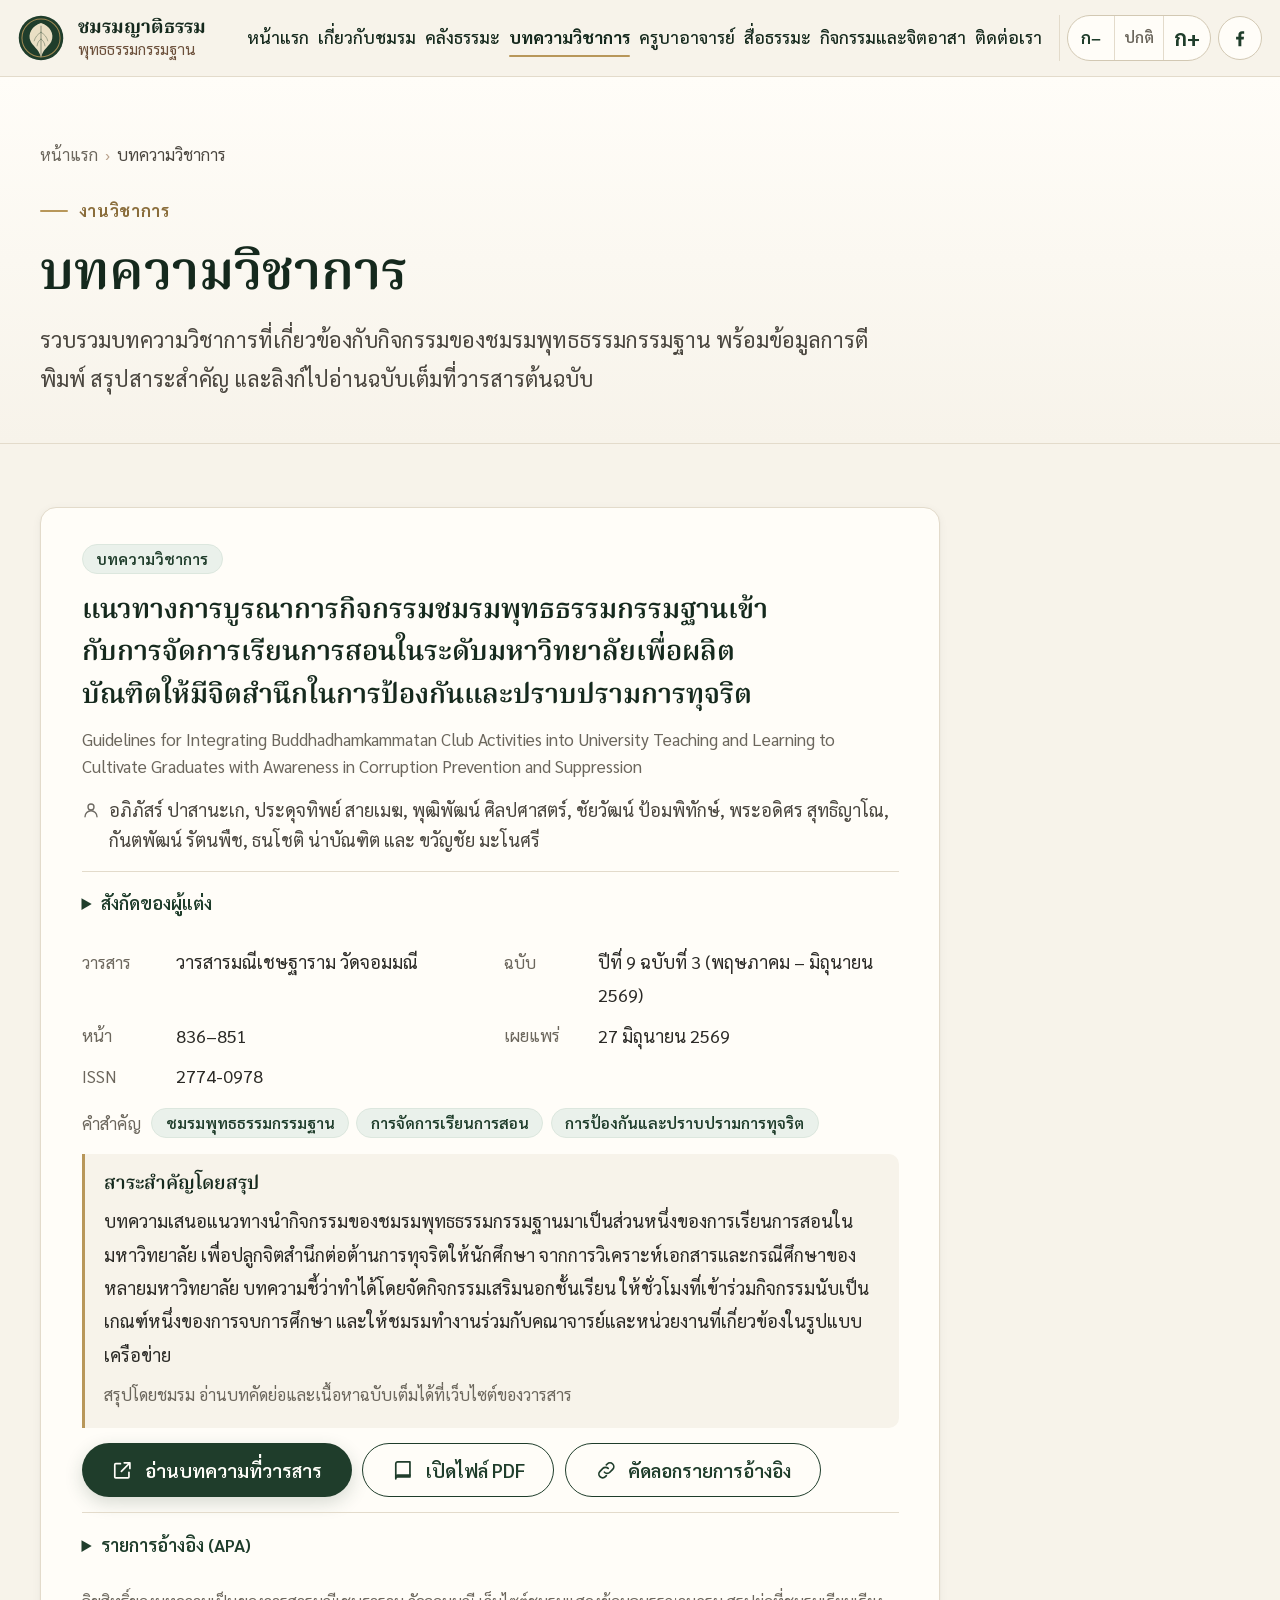
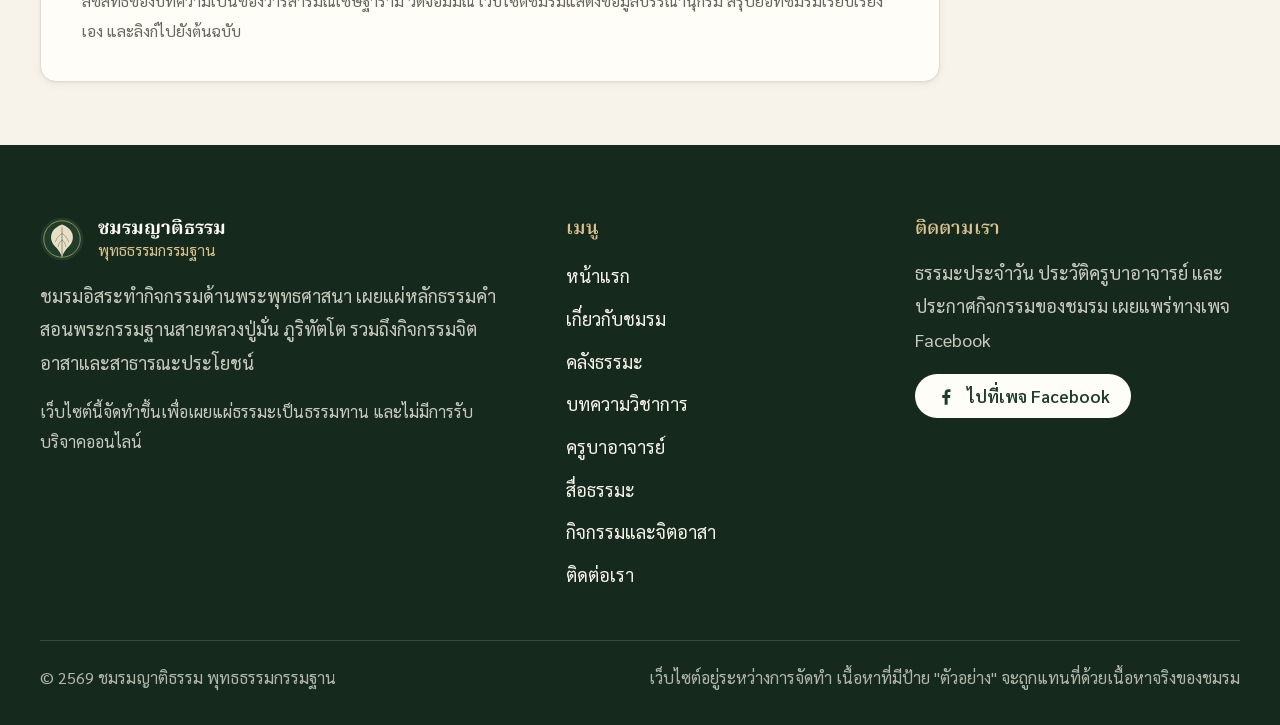
<file: academic.html>
<!DOCTYPE html>
<html lang="th" data-text-size="m">
<head>
  <meta charset="utf-8">
  <meta name="viewport" content="width=device-width, initial-scale=1">
  <title>บทความวิชาการ | ชมรมญาติธรรม พุทธธรรมกรรมฐาน</title>
  <meta name="description" content="บทความวิชาการที่เกี่ยวข้องกับชมรมพุทธธรรมกรรมฐาน พร้อมข้อมูลการตีพิมพ์ สรุปสาระสำคัญ และลิงก์ไปอ่านฉบับเต็มที่วารสารต้นฉบับ">
  <meta name="theme-color" content="#1F3D2B">
  <meta property="og:title" content="บทความวิชาการ | ชมรมญาติธรรม พุทธธรรมกรรมฐาน">
  <meta property="og:description" content="บทความวิชาการที่เกี่ยวข้องกับชมรมพุทธธรรมกรรมฐาน พร้อมข้อมูลการตีพิมพ์ สรุปสาระสำคัญ และลิงก์ไปอ่านฉบับเต็มที่วารสารต้นฉบับ">
  <meta property="og:type" content="website">
  <meta property="og:locale" content="th_TH">
  <meta property="og:site_name" content="ชมรมญาติธรรม พุทธธรรมกรรมฐาน">
  <meta property="og:image" content="https://tamapisak.github.io/buddhist-dhamma/assets/og-image.png">
  <meta property="og:image:type" content="image/png">
  <meta property="og:image:width" content="1200">
  <meta property="og:image:height" content="630">
  <meta property="og:image:alt" content="ตราชมรมและชื่อ ชมรมญาติธรรม พุทธธรรมกรรมฐาน พร้อมคำขวัญ เรียนรู้ธรรมะ ฝึกใจให้สงบ ร่วมสร้างประโยชน์แก่สังคม">
  <meta name="twitter:card" content="summary_large_image">
  <link rel="icon" href="assets/favicon.svg" type="image/svg+xml">
  <link rel="preconnect" href="https://fonts.googleapis.com">
  <link rel="preconnect" href="https://fonts.gstatic.com" crossorigin>
  <link href="https://fonts.googleapis.com/css2?family=Noto+Serif+Thai:wght@500;600;700&family=Sarabun:wght@400;500;600;700&display=swap" rel="stylesheet">
  <link rel="stylesheet" href="css/style.css">
  <script>(function(){try{var s=localStorage.getItem('pdk-text-size');if(s&&/^(s|m|l|xl)$/.test(s))document.documentElement.setAttribute('data-text-size',s);}catch(e){}})();</script>
  <script src="content/site.js" defer></script>
  <script src="js/main.js" defer></script>
  <script src="content/academic.js" defer></script>
  <script src="js/academic.js" defer></script>
</head>
<body data-page="academic">
  <a class="skip-link" href="#main">ข้ามไปยังเนื้อหาหลัก</a>
  <noscript><div class="noscript-nav">เว็บไซต์นี้ต้องเปิดใช้งาน JavaScript เพื่อแสดงเมนูและเนื้อหาบางส่วน — <a href="index.html">หน้าแรก</a> <a href="about.html">เกี่ยวกับชมรม</a> <a href="dhamma.html">คลังธรรมะ</a> <a href="academic.html">บทความวิชาการ</a> <a href="teachers.html">ครูบาอาจารย์</a> <a href="media.html">สื่อธรรมะ</a> <a href="activities.html">กิจกรรมและจิตอาสา</a> <a href="contact.html">ติดต่อเรา</a></div></noscript>
  <header class="site-header" id="site-header"></header>
  <main id="main">

    <section class="page-head">
      <div class="container">
        <nav class="breadcrumb" aria-label="เส้นทางหน้า"><ol><li><a href="index.html">หน้าแรก</a></li><li aria-current="page">บทความวิชาการ</li></ol></nav>
        <p class="eyebrow">งานวิชาการ</p>
        <h1>บทความวิชาการ</h1>
        <p class="lead">รวบรวมบทความวิชาการที่เกี่ยวข้องกับกิจกรรมของชมรมพุทธธรรมกรรมฐาน พร้อมข้อมูลการตีพิมพ์ สรุปสาระสำคัญ และลิงก์ไปอ่านฉบับเต็มที่วารสารต้นฉบับ</p>
      </div>
    </section>
    <section class="section section-tight">
      <div class="container">
        <div class="paper-list" id="academic-list"></div>
      </div>
    </section>
  </main>
  <footer class="site-footer" id="site-footer"></footer>
</body>
</html>
</file>
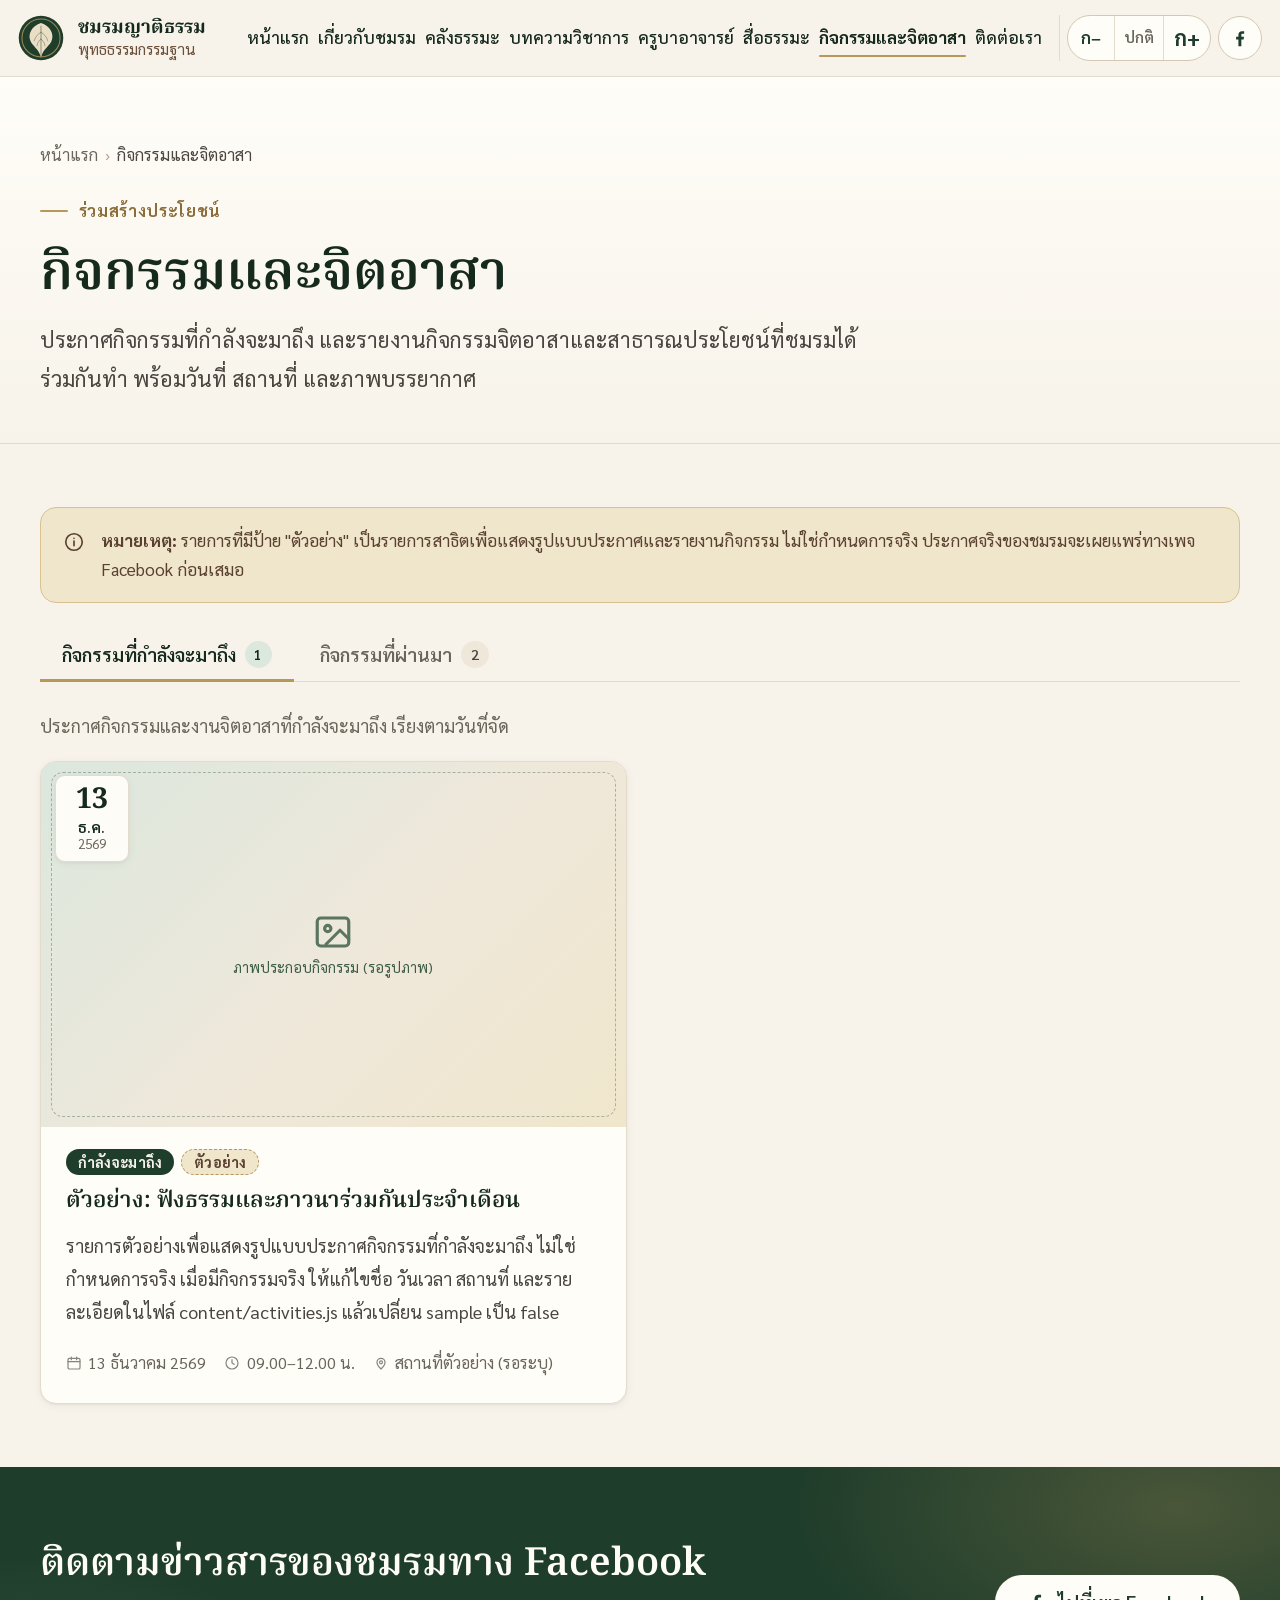
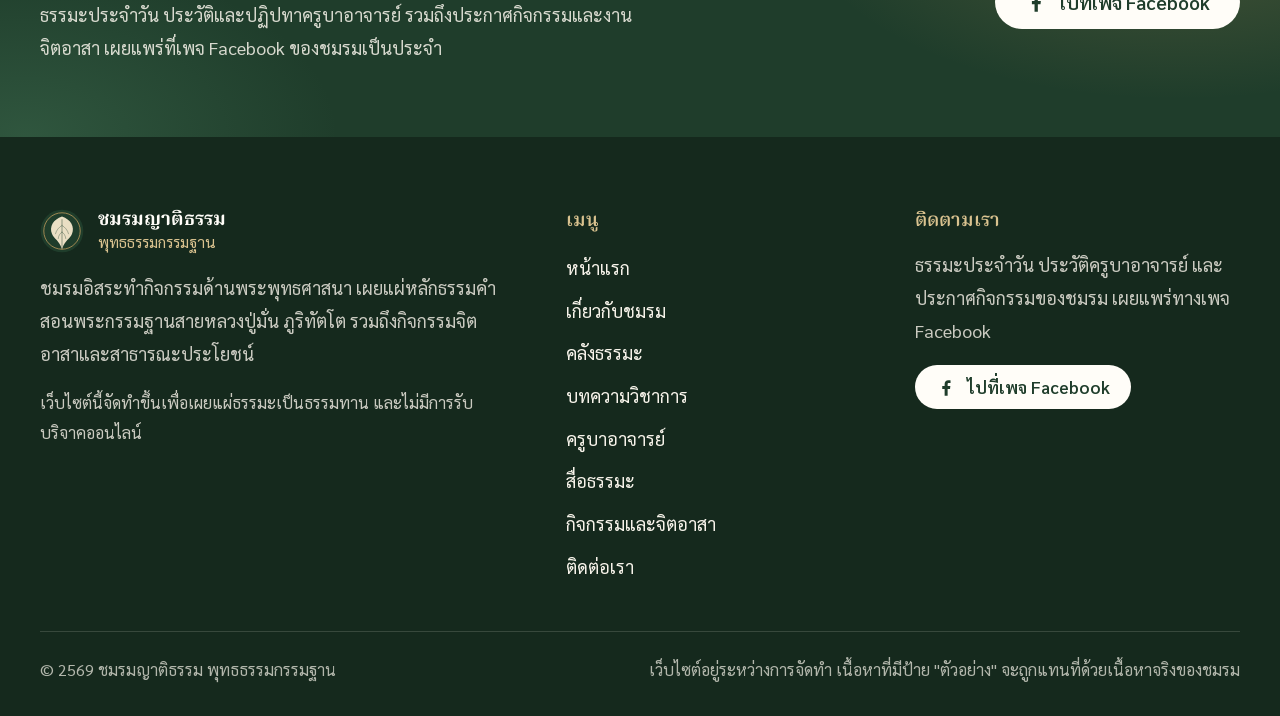
<file: activities.html>
<!DOCTYPE html>
<html lang="th" data-text-size="m">
<head>
  <meta charset="utf-8">
  <meta name="viewport" content="width=device-width, initial-scale=1">
  <title>กิจกรรมและจิตอาสา | ชมรมญาติธรรม พุทธธรรมกรรมฐาน</title>
  <meta name="description" content="ประกาศกิจกรรมที่กำลังจะมาถึง และรายงานกิจกรรมจิตอาสาและสาธารณประโยชน์ที่ผ่านมาของชมรมญาติธรรม พุทธธรรมกรรมฐาน">
  <meta name="theme-color" content="#1F3D2B">
  <meta property="og:title" content="กิจกรรมและจิตอาสา | ชมรมญาติธรรม พุทธธรรมกรรมฐาน">
  <meta property="og:description" content="ประกาศกิจกรรมที่กำลังจะมาถึง และรายงานกิจกรรมจิตอาสาและสาธารณประโยชน์ที่ผ่านมาของชมรมญาติธรรม พุทธธรรมกรรมฐาน">
  <meta property="og:type" content="website">
  <meta property="og:locale" content="th_TH">
  <meta property="og:site_name" content="ชมรมญาติธรรม พุทธธรรมกรรมฐาน">
  <meta property="og:image" content="https://tamapisak.github.io/buddhist-dhamma/assets/og-image.png">
  <meta property="og:image:type" content="image/png">
  <meta property="og:image:width" content="1200">
  <meta property="og:image:height" content="630">
  <meta property="og:image:alt" content="ตราชมรมและชื่อ ชมรมญาติธรรม พุทธธรรมกรรมฐาน พร้อมคำขวัญ เรียนรู้ธรรมะ ฝึกใจให้สงบ ร่วมสร้างประโยชน์แก่สังคม">
  <meta name="twitter:card" content="summary_large_image">
  <link rel="icon" href="assets/favicon.svg" type="image/svg+xml">
  <link rel="preconnect" href="https://fonts.googleapis.com">
  <link rel="preconnect" href="https://fonts.gstatic.com" crossorigin>
  <link href="https://fonts.googleapis.com/css2?family=Noto+Serif+Thai:wght@500;600;700&family=Sarabun:wght@400;500;600;700&display=swap" rel="stylesheet">
  <link rel="stylesheet" href="css/style.css">
  <script>(function(){try{var s=localStorage.getItem('pdk-text-size');if(s&&/^(s|m|l|xl)$/.test(s))document.documentElement.setAttribute('data-text-size',s);}catch(e){}})();</script>
  <script src="content/site.js" defer></script>
  <script src="js/main.js" defer></script>
  <script src="content/activities.js" defer></script>
  <script src="js/activities.js" defer></script>
</head>
<body data-page="activities">
  <a class="skip-link" href="#main">ข้ามไปยังเนื้อหาหลัก</a>
  <noscript><div class="noscript-nav">เว็บไซต์นี้ต้องเปิดใช้งาน JavaScript เพื่อแสดงเมนูและเนื้อหาบางส่วน — <a href="index.html">หน้าแรก</a> <a href="about.html">เกี่ยวกับชมรม</a> <a href="dhamma.html">คลังธรรมะ</a> <a href="academic.html">บทความวิชาการ</a> <a href="teachers.html">ครูบาอาจารย์</a> <a href="media.html">สื่อธรรมะ</a> <a href="activities.html">กิจกรรมและจิตอาสา</a> <a href="contact.html">ติดต่อเรา</a></div></noscript>
  <header class="site-header" id="site-header"></header>
  <main id="main">

    <section class="page-head">
      <div class="container">
        <nav class="breadcrumb" aria-label="เส้นทางหน้า"><ol><li><a href="index.html">หน้าแรก</a></li><li aria-current="page">กิจกรรมและจิตอาสา</li></ol></nav>
        <p class="eyebrow">ร่วมสร้างประโยชน์</p>
        <h1>กิจกรรมและจิตอาสา</h1>
        <p class="lead">ประกาศกิจกรรมที่กำลังจะมาถึง และรายงานกิจกรรมจิตอาสาและสาธารณประโยชน์ที่ชมรมได้ร่วมกันทำ พร้อมวันที่ สถานที่ และภาพบรรยากาศ</p>
      </div>
    </section>
    <section class="section section-tight">
      <div class="container">
        <div id="activities-notice"></div>
        <div class="tabs" id="activity-tabs" role="tablist" aria-label="ประเภทกิจกรรม"></div>
        <p id="activities-intro" class="muted"></p>
        <div class="grid grid-2" id="activities-grid"></div>
      </div>
    </section>

    <section class="cta-band" aria-labelledby="fb-cta-title">
      <div class="container cta-inner">
        <div>
          <h2 id="fb-cta-title">ติดตามข่าวสารของชมรมทาง Facebook</h2>
          <p>ธรรมะประจำวัน ประวัติและปฏิปทาครูบาอาจารย์ รวมถึงประกาศกิจกรรมและงานจิตอาสา เผยแพร่ที่เพจ Facebook ของชมรมเป็นประจำ</p>
        </div>
        <a class="btn btn-light" href="https://www.facebook.com/share/18MSoWDR1o/" data-fb-link target="_blank" rel="noopener noreferrer">
          <svg viewBox="0 0 24 24" fill="currentColor" aria-hidden="true" focusable="false"><path d="M13.6 22v-8.1h2.8l.4-3.3h-3.2V8.5c0-1 .3-1.6 1.6-1.6h1.8V4c-.3 0-1.4-.1-2.6-.1-2.6 0-4.3 1.6-4.3 4.4v2.3H7.3v3.3h2.8V22h3.5z"/></svg>
          <span>ไปที่เพจ Facebook</span>
        </a>
      </div>
    </section>
  </main>
  <footer class="site-footer" id="site-footer"></footer>
</body>
</html>
</file>
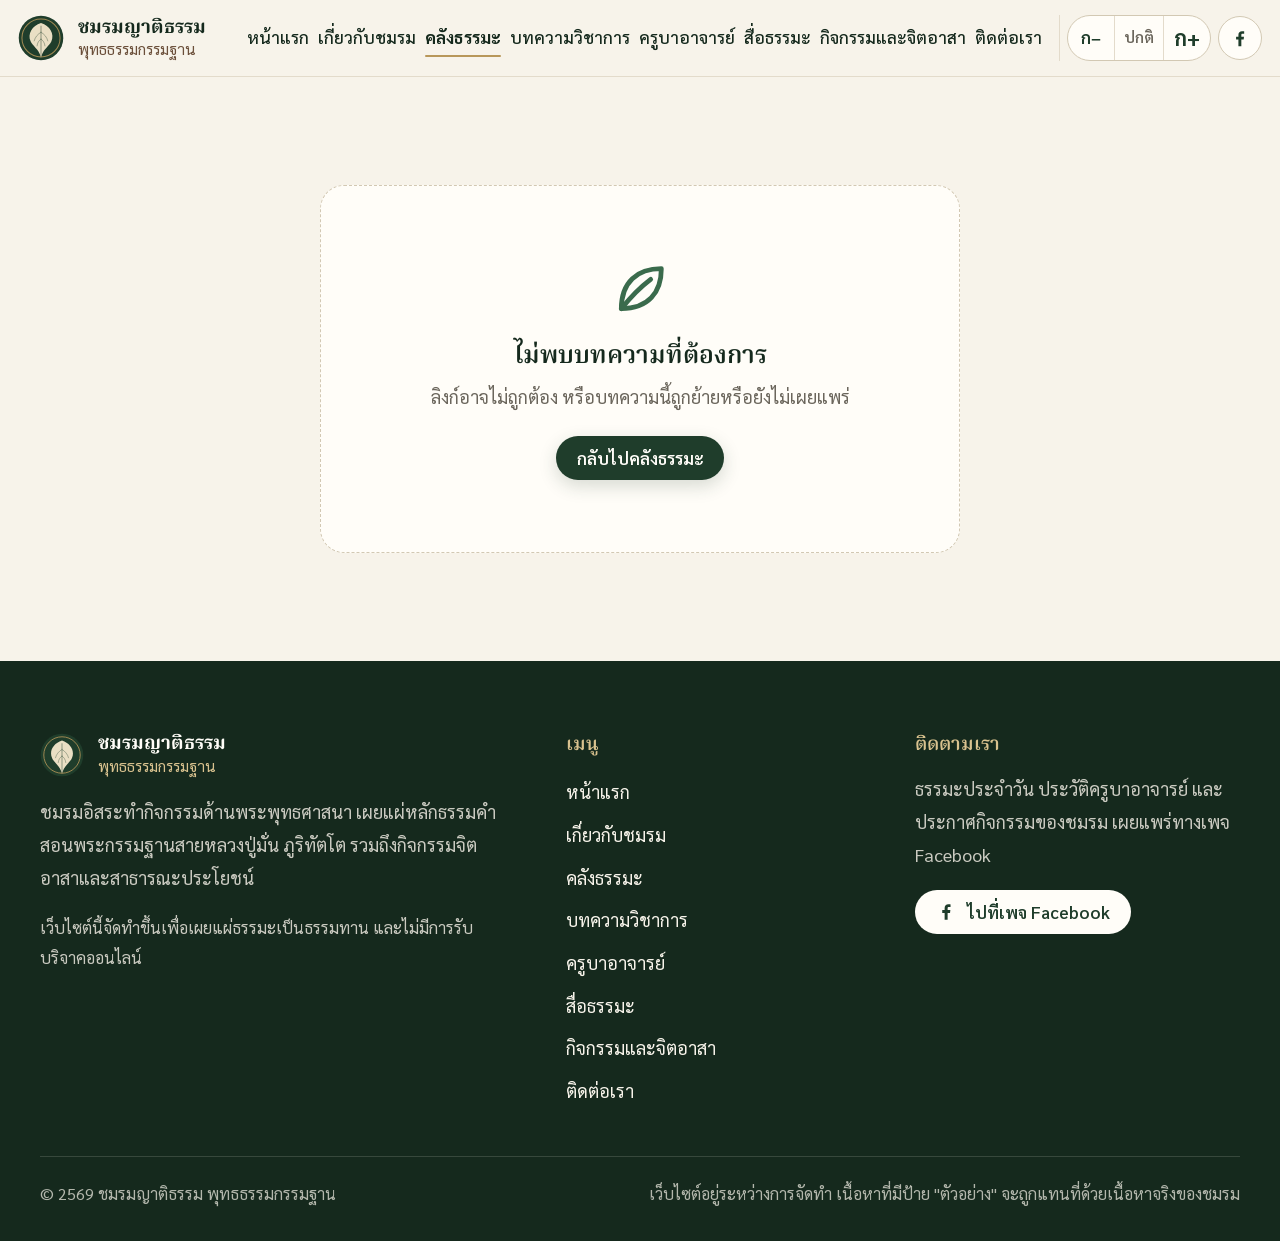
<file: article.html>
<!DOCTYPE html>
<html lang="th" data-text-size="m">
<head>
  <meta charset="utf-8">
  <meta name="viewport" content="width=device-width, initial-scale=1">
  <title>บทความธรรมะ | ชมรมญาติธรรม พุทธธรรมกรรมฐาน</title>
  <meta name="description" content="บทความธรรมะจากคลังธรรมะของชมรมญาติธรรม พุทธธรรมกรรมฐาน">
  <meta name="theme-color" content="#1F3D2B">
  <meta property="og:title" content="บทความธรรมะ | ชมรมญาติธรรม พุทธธรรมกรรมฐาน">
  <meta property="og:description" content="บทความธรรมะจากคลังธรรมะของชมรมญาติธรรม พุทธธรรมกรรมฐาน">
  <meta property="og:type" content="article">
  <meta property="og:locale" content="th_TH">
  <meta property="og:site_name" content="ชมรมญาติธรรม พุทธธรรมกรรมฐาน">
  <meta property="og:image" content="https://tamapisak.github.io/buddhist-dhamma/assets/og-image.png">
  <meta property="og:image:type" content="image/png">
  <meta property="og:image:width" content="1200">
  <meta property="og:image:height" content="630">
  <meta property="og:image:alt" content="ตราชมรมและชื่อ ชมรมญาติธรรม พุทธธรรมกรรมฐาน พร้อมคำขวัญ เรียนรู้ธรรมะ ฝึกใจให้สงบ ร่วมสร้างประโยชน์แก่สังคม">
  <meta name="twitter:card" content="summary_large_image">
  <link rel="icon" href="assets/favicon.svg" type="image/svg+xml">
  <link rel="preconnect" href="https://fonts.googleapis.com">
  <link rel="preconnect" href="https://fonts.gstatic.com" crossorigin>
  <link href="https://fonts.googleapis.com/css2?family=Noto+Serif+Thai:wght@500;600;700&family=Sarabun:wght@400;500;600;700&display=swap" rel="stylesheet">
  <link rel="stylesheet" href="css/style.css">
  <script>(function(){try{var s=localStorage.getItem('pdk-text-size');if(s&&/^(s|m|l|xl)$/.test(s))document.documentElement.setAttribute('data-text-size',s);}catch(e){}})();</script>
  <script src="content/site.js" defer></script>
  <script src="js/main.js" defer></script>
  <script src="content/articles.js" defer></script>
  <script src="js/article.js" defer></script>
</head>
<body data-page="article">
  <a class="skip-link" href="#main">ข้ามไปยังเนื้อหาหลัก</a>
  <noscript><div class="noscript-nav">เว็บไซต์นี้ต้องเปิดใช้งาน JavaScript เพื่อแสดงเมนูและเนื้อหาบางส่วน — <a href="index.html">หน้าแรก</a> <a href="about.html">เกี่ยวกับชมรม</a> <a href="dhamma.html">คลังธรรมะ</a> <a href="academic.html">บทความวิชาการ</a> <a href="teachers.html">ครูบาอาจารย์</a> <a href="media.html">สื่อธรรมะ</a> <a href="activities.html">กิจกรรมและจิตอาสา</a> <a href="contact.html">ติดต่อเรา</a></div></noscript>
  <header class="site-header" id="site-header"></header>
  <main id="main">

    <div id="article-root"><div class="container section"><p class="muted center">กำลังโหลดบทความ…</p></div></div>
  </main>
  <footer class="site-footer" id="site-footer"></footer>
</body>
</html>
</file>
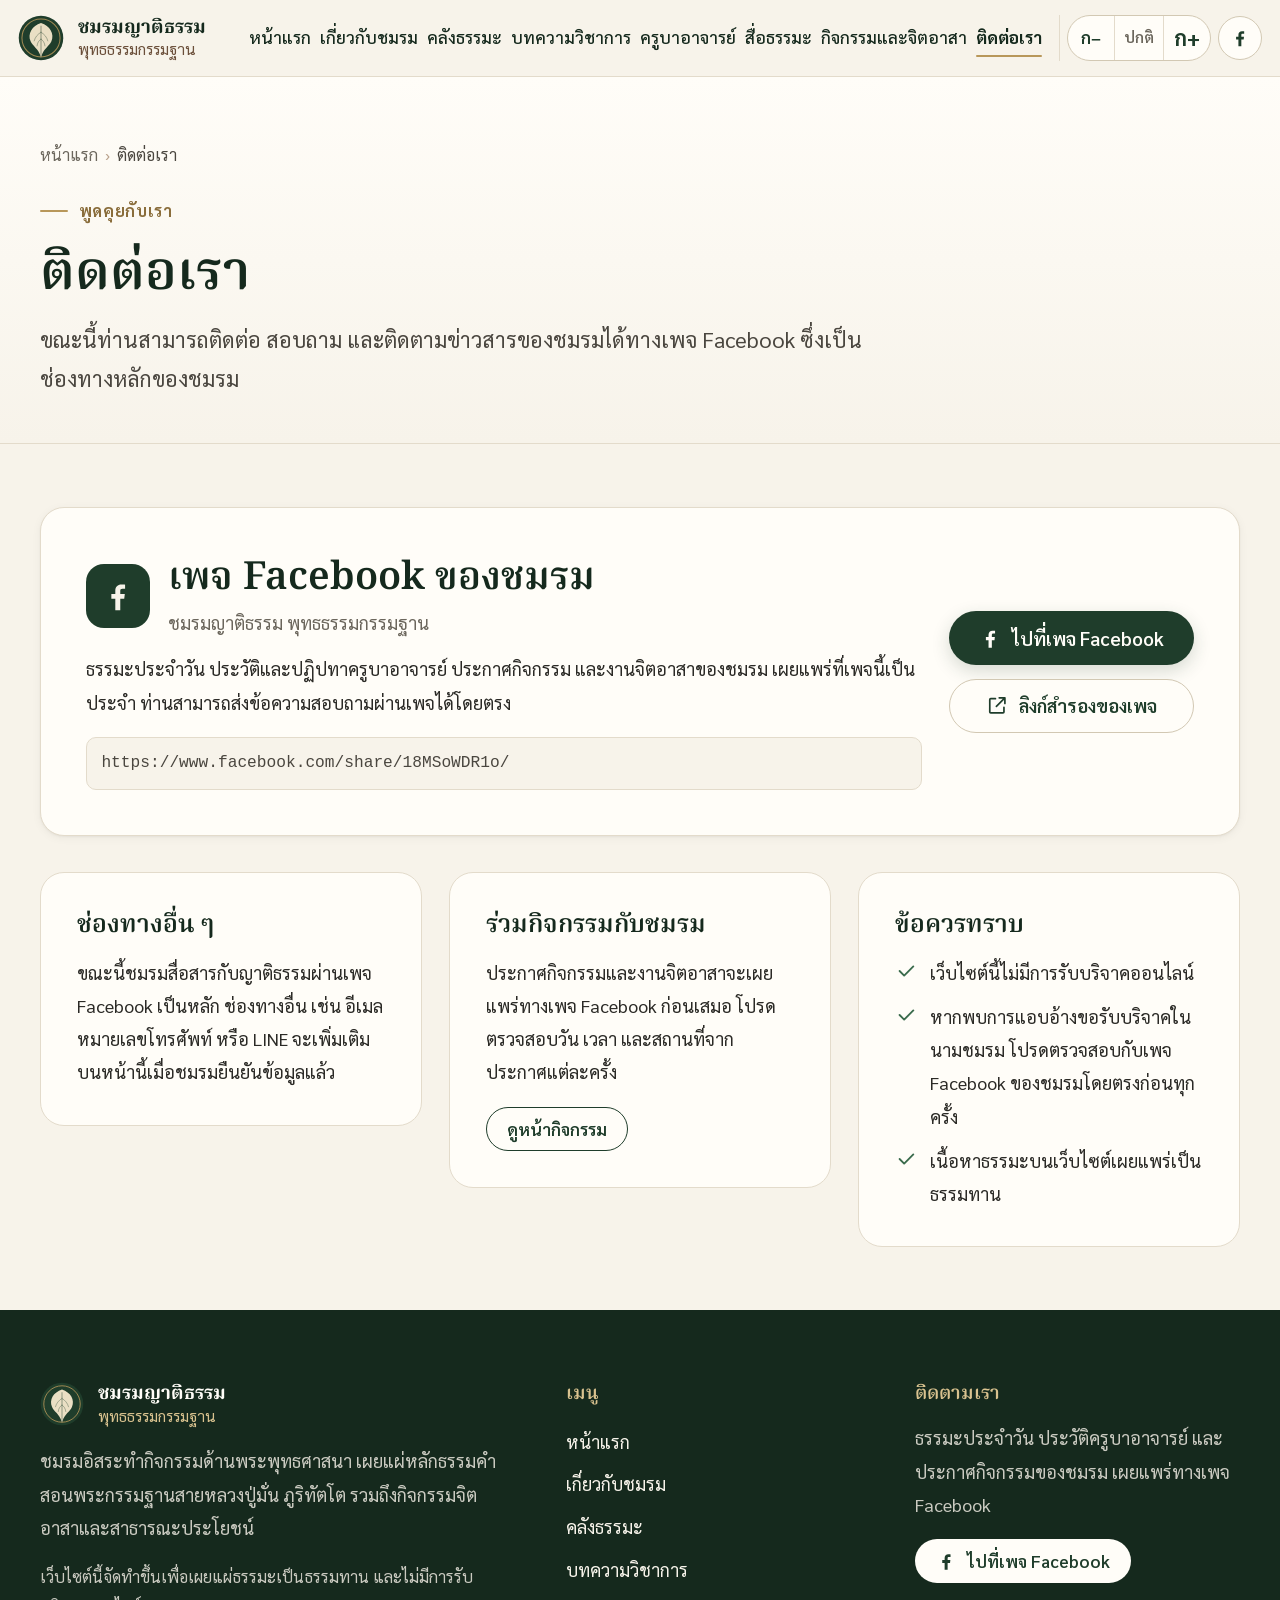
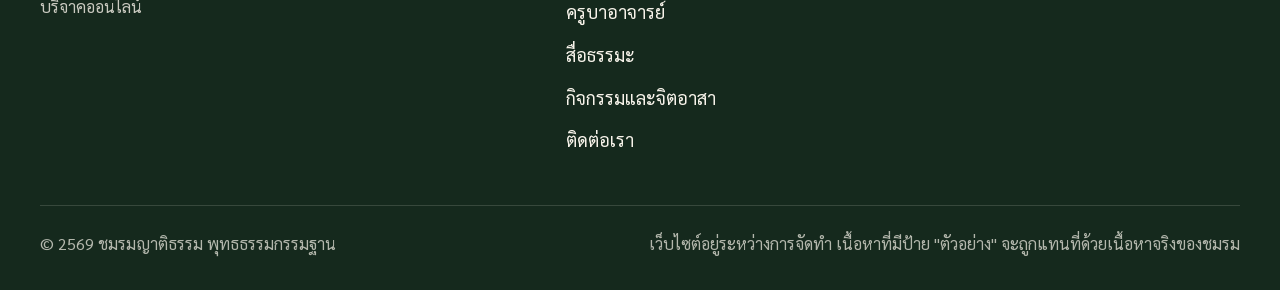
<file: contact.html>
<!DOCTYPE html>
<html lang="th" data-text-size="m">
<head>
  <meta charset="utf-8">
  <meta name="viewport" content="width=device-width, initial-scale=1">
  <title>ติดต่อเรา | ชมรมญาติธรรม พุทธธรรมกรรมฐาน</title>
  <meta name="description" content="ติดต่อชมรมญาติธรรม พุทธธรรมกรรมฐาน ผ่านเพจ Facebook ของชมรม ช่องทางหลักสำหรับข่าวสาร ประกาศกิจกรรม และการสอบถาม">
  <meta name="theme-color" content="#1F3D2B">
  <meta property="og:title" content="ติดต่อเรา | ชมรมญาติธรรม พุทธธรรมกรรมฐาน">
  <meta property="og:description" content="ติดต่อชมรมญาติธรรม พุทธธรรมกรรมฐาน ผ่านเพจ Facebook ของชมรม ช่องทางหลักสำหรับข่าวสาร ประกาศกิจกรรม และการสอบถาม">
  <meta property="og:type" content="website">
  <meta property="og:locale" content="th_TH">
  <meta property="og:site_name" content="ชมรมญาติธรรม พุทธธรรมกรรมฐาน">
  <meta property="og:image" content="https://tamapisak.github.io/buddhist-dhamma/assets/og-image.png">
  <meta property="og:image:type" content="image/png">
  <meta property="og:image:width" content="1200">
  <meta property="og:image:height" content="630">
  <meta property="og:image:alt" content="ตราชมรมและชื่อ ชมรมญาติธรรม พุทธธรรมกรรมฐาน พร้อมคำขวัญ เรียนรู้ธรรมะ ฝึกใจให้สงบ ร่วมสร้างประโยชน์แก่สังคม">
  <meta name="twitter:card" content="summary_large_image">
  <link rel="icon" href="assets/favicon.svg" type="image/svg+xml">
  <link rel="preconnect" href="https://fonts.googleapis.com">
  <link rel="preconnect" href="https://fonts.gstatic.com" crossorigin>
  <link href="https://fonts.googleapis.com/css2?family=Noto+Serif+Thai:wght@500;600;700&family=Sarabun:wght@400;500;600;700&display=swap" rel="stylesheet">
  <link rel="stylesheet" href="css/style.css">
  <script>(function(){try{var s=localStorage.getItem('pdk-text-size');if(s&&/^(s|m|l|xl)$/.test(s))document.documentElement.setAttribute('data-text-size',s);}catch(e){}})();</script>
  <script src="content/site.js" defer></script>
  <script src="js/main.js" defer></script>

</head>
<body data-page="contact">
  <a class="skip-link" href="#main">ข้ามไปยังเนื้อหาหลัก</a>
  <noscript><div class="noscript-nav">เว็บไซต์นี้ต้องเปิดใช้งาน JavaScript เพื่อแสดงเมนูและเนื้อหาบางส่วน — <a href="index.html">หน้าแรก</a> <a href="about.html">เกี่ยวกับชมรม</a> <a href="dhamma.html">คลังธรรมะ</a> <a href="academic.html">บทความวิชาการ</a> <a href="teachers.html">ครูบาอาจารย์</a> <a href="media.html">สื่อธรรมะ</a> <a href="activities.html">กิจกรรมและจิตอาสา</a> <a href="contact.html">ติดต่อเรา</a></div></noscript>
  <header class="site-header" id="site-header"></header>
  <main id="main">

    <section class="page-head">
      <div class="container">
        <nav class="breadcrumb" aria-label="เส้นทางหน้า"><ol><li><a href="index.html">หน้าแรก</a></li><li aria-current="page">ติดต่อเรา</li></ol></nav>
        <p class="eyebrow">พูดคุยกับเรา</p>
        <h1>ติดต่อเรา</h1>
        <p class="lead">ขณะนี้ท่านสามารถติดต่อ สอบถาม และติดตามข่าวสารของชมรมได้ทางเพจ Facebook ซึ่งเป็นช่องทางหลักของชมรม</p>
      </div>
    </section>

    <section class="section section-tight">
      <div class="container">
        <div class="contact-fb">
          <div>
            <div class="contact-fb-head">
              <div class="fb-mark"><svg viewBox="0 0 24 24" fill="currentColor" aria-hidden="true" focusable="false"><path d="M13.6 22v-8.1h2.8l.4-3.3h-3.2V8.5c0-1 .3-1.6 1.6-1.6h1.8V4c-.3 0-1.4-.1-2.6-.1-2.6 0-4.3 1.6-4.3 4.4v2.3H7.3v3.3h2.8V22h3.5z"/></svg></div>
              <div><h2 class="mb-0">เพจ Facebook ของชมรม</h2><p class="muted mb-0">ชมรมญาติธรรม พุทธธรรมกรรมฐาน</p></div>
            </div>
            <p>ธรรมะประจำวัน ประวัติและปฏิปทาครูบาอาจารย์ ประกาศกิจกรรม และงานจิตอาสาของชมรม เผยแพร่ที่เพจนี้เป็นประจำ ท่านสามารถส่งข้อความสอบถามผ่านเพจได้โดยตรง</p>
            <div class="url-box" aria-label="ที่อยู่เพจ Facebook">https://www.facebook.com/share/18MSoWDR1o/</div>
          </div>
          <div class="flex" style="flex-direction: column; align-items: stretch;">
            <a class="btn btn-primary" href="https://www.facebook.com/share/18MSoWDR1o/" data-fb-link target="_blank" rel="noopener noreferrer"><svg viewBox="0 0 24 24" fill="currentColor" aria-hidden="true" focusable="false"><path d="M13.6 22v-8.1h2.8l.4-3.3h-3.2V8.5c0-1 .3-1.6 1.6-1.6h1.8V4c-.3 0-1.4-.1-2.6-.1-2.6 0-4.3 1.6-4.3 4.4v2.3H7.3v3.3h2.8V22h3.5z"/></svg><span>ไปที่เพจ Facebook</span></a>
            <a class="btn btn-ghost" href="https://www.facebook.com/profile.php?id=61585955151482" target="_blank" rel="noopener noreferrer"><svg viewBox="0 0 24 24" fill="none" stroke="currentColor" stroke-width="1.8" stroke-linecap="round" stroke-linejoin="round" aria-hidden="true" focusable="false"><path d="M14 4h6v6M20 4l-9 9M19 14v5a1 1 0 0 1-1 1H5a1 1 0 0 1-1-1V6a1 1 0 0 1 1-1h5"/></svg><span>ลิงก์สำรองของเพจ</span></a>
          </div>
        </div>

        <div class="grid grid-3 mt-4" style="align-items: start;">
          <div class="panel">
            <h3>ช่องทางอื่น ๆ</h3>
            <p class="mb-0">ขณะนี้ชมรมสื่อสารกับญาติธรรมผ่านเพจ Facebook เป็นหลัก ช่องทางอื่น เช่น อีเมล หมายเลขโทรศัพท์ หรือ LINE จะเพิ่มเติมบนหน้านี้เมื่อชมรมยืนยันข้อมูลแล้ว</p>
          </div>
          <div class="panel">
            <h3>ร่วมกิจกรรมกับชมรม</h3>
            <p>ประกาศกิจกรรมและงานจิตอาสาจะเผยแพร่ทางเพจ Facebook ก่อนเสมอ โปรดตรวจสอบวัน เวลา และสถานที่จากประกาศแต่ละครั้ง</p>
            <a class="btn btn-secondary btn-sm" href="activities.html">ดูหน้ากิจกรรม</a>
          </div>
          <div class="panel">
            <h3>ข้อควรทราบ</h3>
            <ul class="check-list">
              <li><svg viewBox="0 0 24 24" fill="none" stroke="currentColor" stroke-width="2" stroke-linecap="round" stroke-linejoin="round" aria-hidden="true" focusable="false"><path d="m5 12 5 5L20 7"/></svg><span>เว็บไซต์นี้ไม่มีการรับบริจาคออนไลน์</span></li>
              <li><svg viewBox="0 0 24 24" fill="none" stroke="currentColor" stroke-width="2" stroke-linecap="round" stroke-linejoin="round" aria-hidden="true" focusable="false"><path d="m5 12 5 5L20 7"/></svg><span>หากพบการแอบอ้างขอรับบริจาคในนามชมรม โปรดตรวจสอบกับเพจ Facebook ของชมรมโดยตรงก่อนทุกครั้ง</span></li>
              <li><svg viewBox="0 0 24 24" fill="none" stroke="currentColor" stroke-width="2" stroke-linecap="round" stroke-linejoin="round" aria-hidden="true" focusable="false"><path d="m5 12 5 5L20 7"/></svg><span>เนื้อหาธรรมะบนเว็บไซต์เผยแพร่เป็นธรรมทาน</span></li>
            </ul>
          </div>
        </div>
      </div>
    </section>
  </main>
  <footer class="site-footer" id="site-footer"></footer>
</body>
</html>
</file>
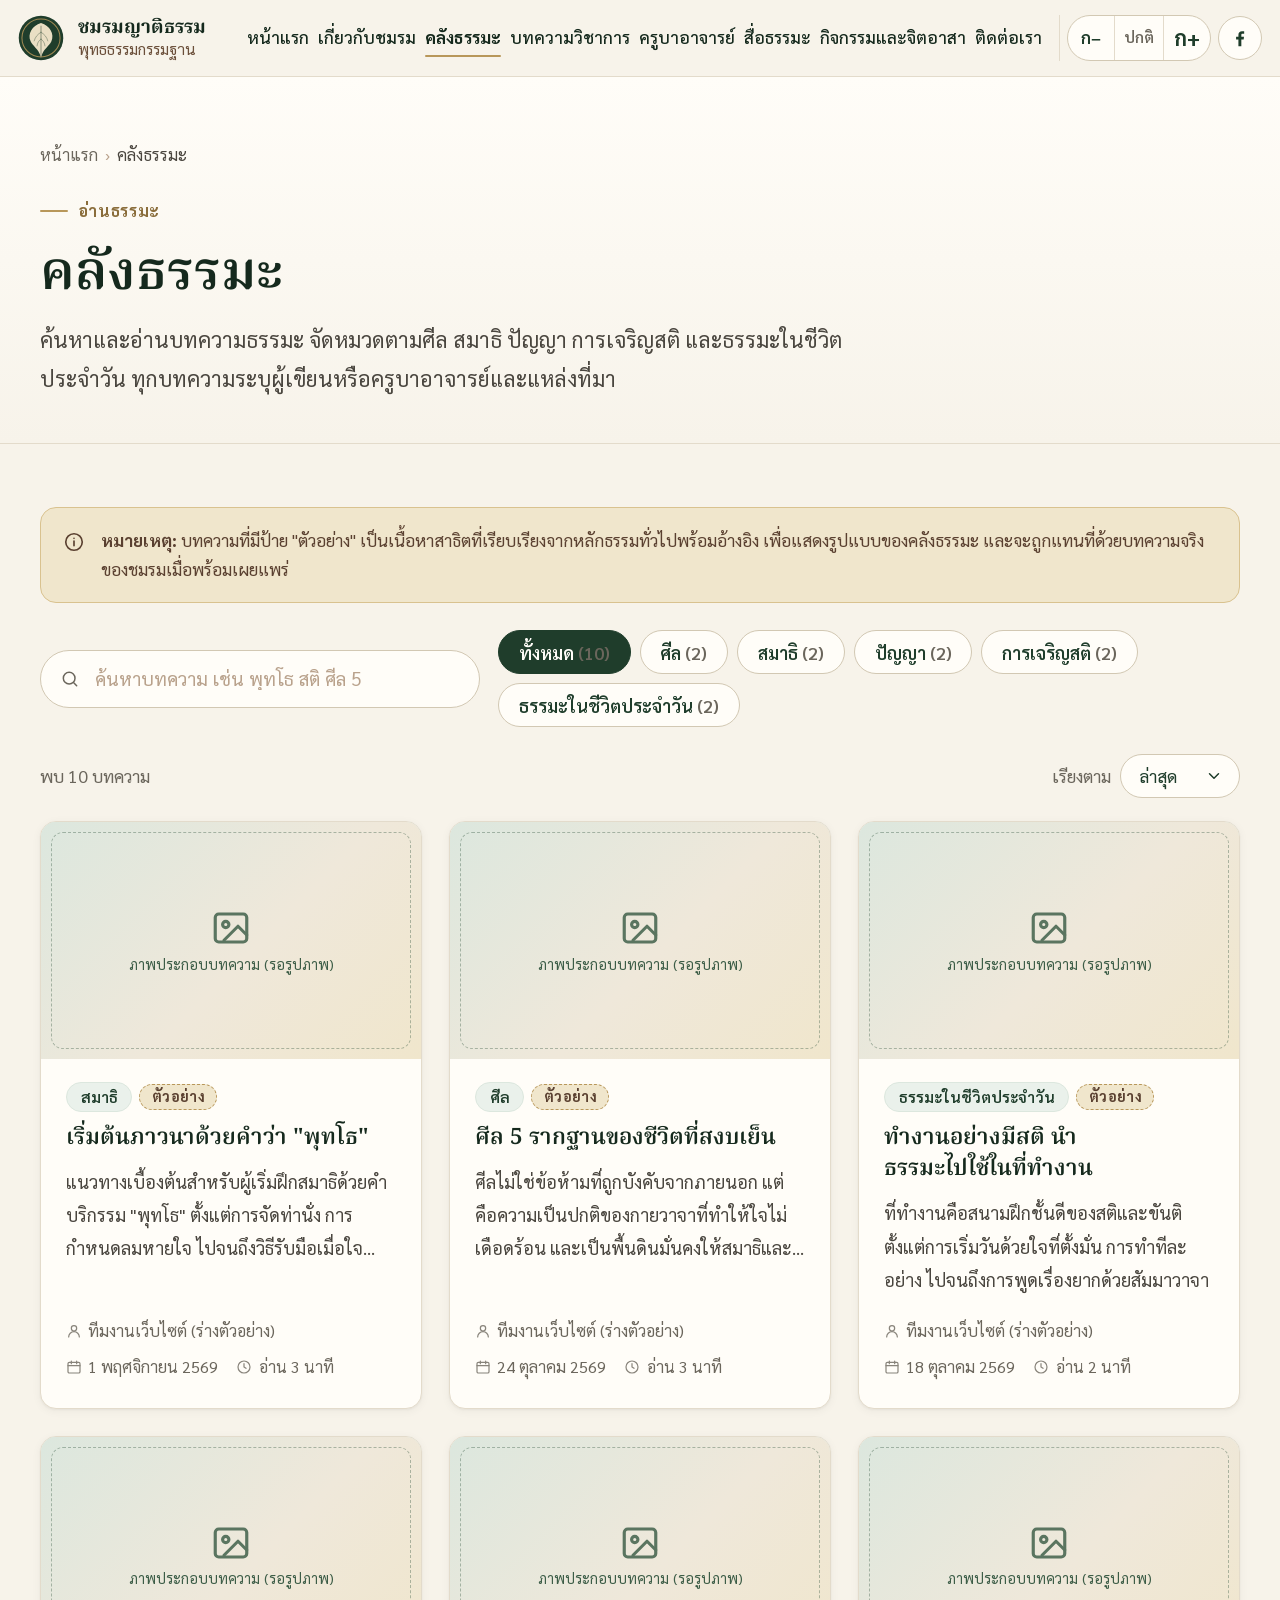
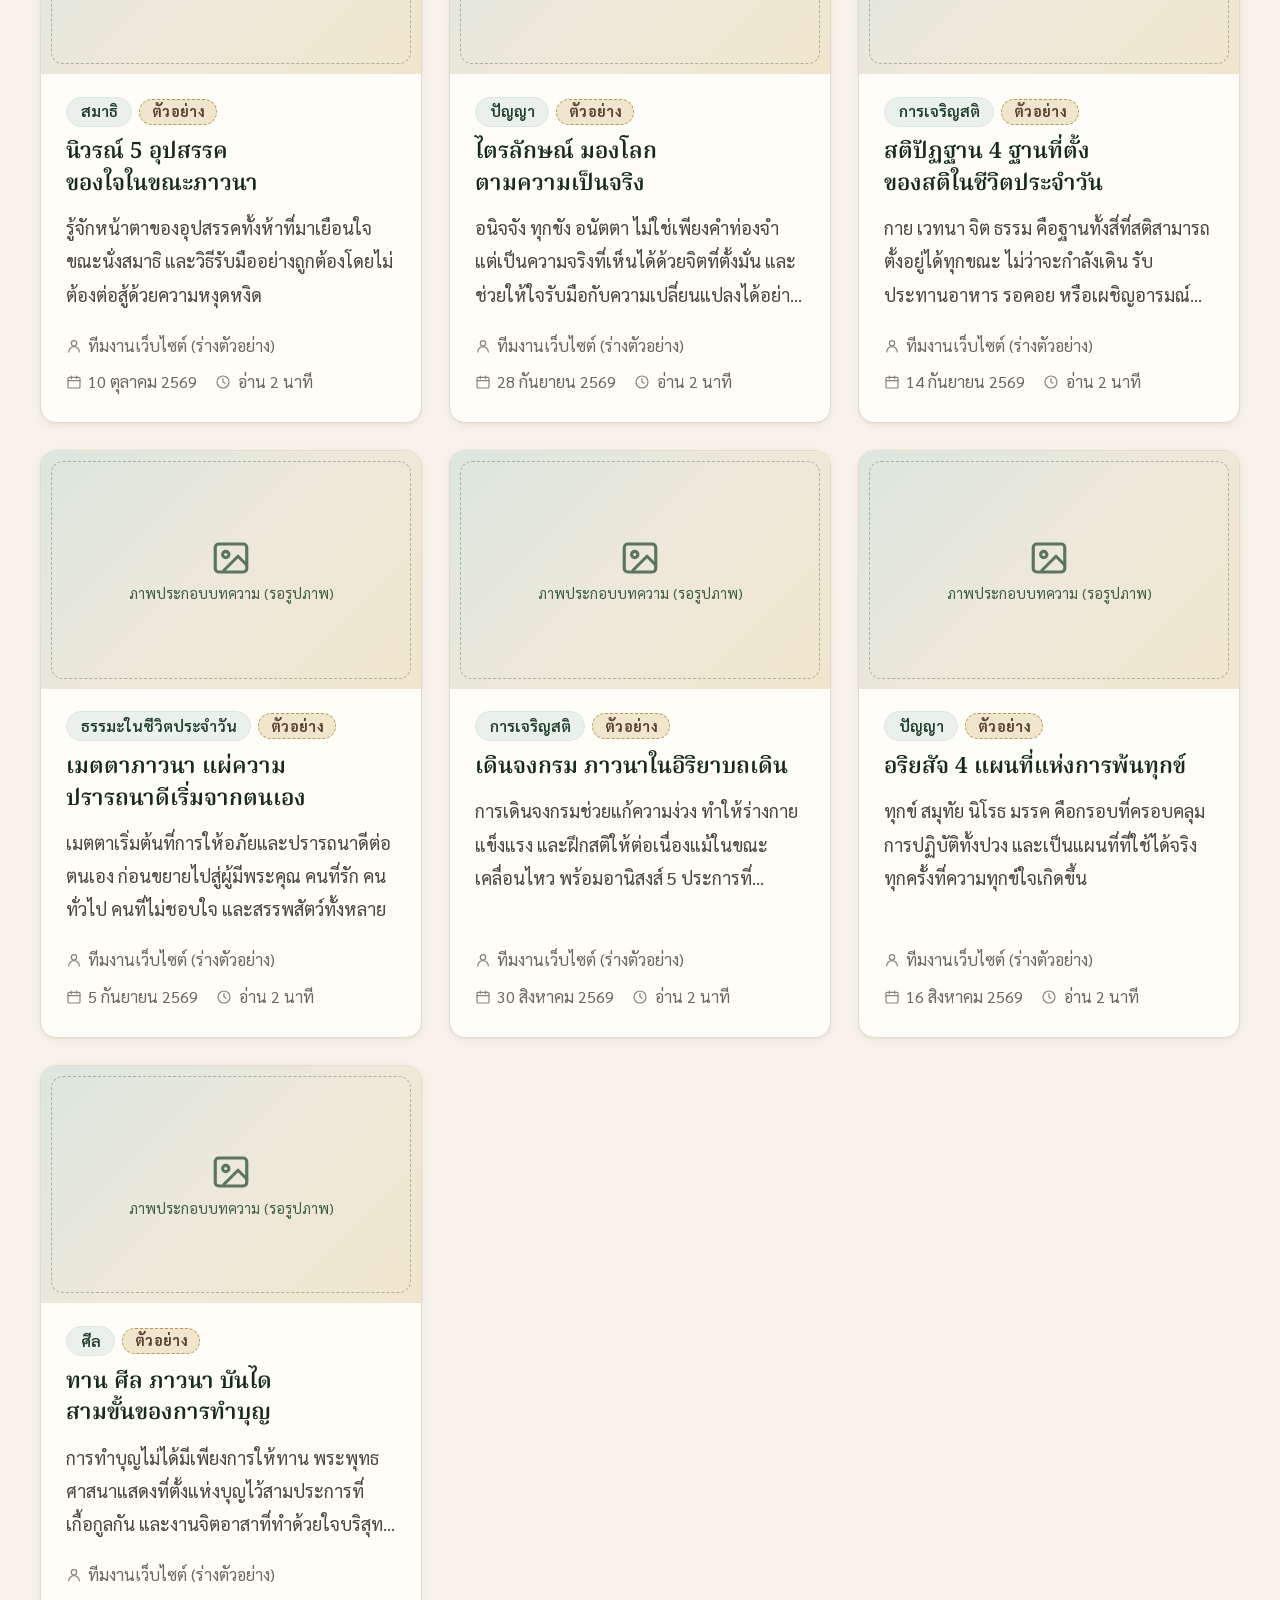
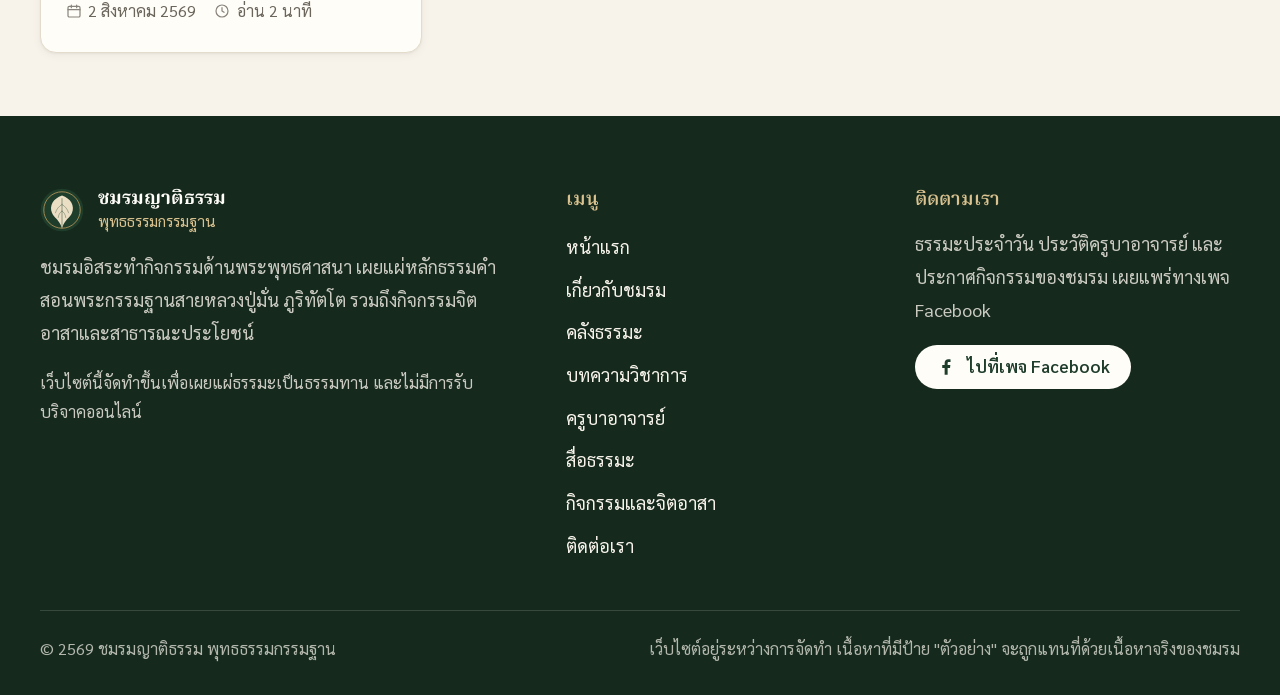
<file: dhamma.html>
<!DOCTYPE html>
<html lang="th" data-text-size="m">
<head>
  <meta charset="utf-8">
  <meta name="viewport" content="width=device-width, initial-scale=1">
  <title>คลังธรรมะ | ชมรมญาติธรรม พุทธธรรมกรรมฐาน</title>
  <meta name="description" content="ค้นหาและอ่านบทความธรรมะ จัดหมวดตามศีล สมาธิ ปัญญา การเจริญสติ และธรรมะในชีวิตประจำวัน พร้อมแหล่งอ้างอิง">
  <meta name="theme-color" content="#1F3D2B">
  <meta property="og:title" content="คลังธรรมะ | ชมรมญาติธรรม พุทธธรรมกรรมฐาน">
  <meta property="og:description" content="ค้นหาและอ่านบทความธรรมะ จัดหมวดตามศีล สมาธิ ปัญญา การเจริญสติ และธรรมะในชีวิตประจำวัน พร้อมแหล่งอ้างอิง">
  <meta property="og:type" content="website">
  <meta property="og:locale" content="th_TH">
  <meta property="og:site_name" content="ชมรมญาติธรรม พุทธธรรมกรรมฐาน">
  <meta property="og:image" content="https://tamapisak.github.io/buddhist-dhamma/assets/og-image.png">
  <meta property="og:image:type" content="image/png">
  <meta property="og:image:width" content="1200">
  <meta property="og:image:height" content="630">
  <meta property="og:image:alt" content="ตราชมรมและชื่อ ชมรมญาติธรรม พุทธธรรมกรรมฐาน พร้อมคำขวัญ เรียนรู้ธรรมะ ฝึกใจให้สงบ ร่วมสร้างประโยชน์แก่สังคม">
  <meta name="twitter:card" content="summary_large_image">
  <link rel="icon" href="assets/favicon.svg" type="image/svg+xml">
  <link rel="preconnect" href="https://fonts.googleapis.com">
  <link rel="preconnect" href="https://fonts.gstatic.com" crossorigin>
  <link href="https://fonts.googleapis.com/css2?family=Noto+Serif+Thai:wght@500;600;700&family=Sarabun:wght@400;500;600;700&display=swap" rel="stylesheet">
  <link rel="stylesheet" href="css/style.css">
  <script>(function(){try{var s=localStorage.getItem('pdk-text-size');if(s&&/^(s|m|l|xl)$/.test(s))document.documentElement.setAttribute('data-text-size',s);}catch(e){}})();</script>
  <script src="content/site.js" defer></script>
  <script src="js/main.js" defer></script>
  <script src="content/articles.js" defer></script>
  <script src="js/library.js" defer></script>
</head>
<body data-page="dhamma">
  <a class="skip-link" href="#main">ข้ามไปยังเนื้อหาหลัก</a>
  <noscript><div class="noscript-nav">เว็บไซต์นี้ต้องเปิดใช้งาน JavaScript เพื่อแสดงเมนูและเนื้อหาบางส่วน — <a href="index.html">หน้าแรก</a> <a href="about.html">เกี่ยวกับชมรม</a> <a href="dhamma.html">คลังธรรมะ</a> <a href="academic.html">บทความวิชาการ</a> <a href="teachers.html">ครูบาอาจารย์</a> <a href="media.html">สื่อธรรมะ</a> <a href="activities.html">กิจกรรมและจิตอาสา</a> <a href="contact.html">ติดต่อเรา</a></div></noscript>
  <header class="site-header" id="site-header"></header>
  <main id="main">

    <section class="page-head">
      <div class="container">
        <nav class="breadcrumb" aria-label="เส้นทางหน้า"><ol><li><a href="index.html">หน้าแรก</a></li><li aria-current="page">คลังธรรมะ</li></ol></nav>
        <p class="eyebrow">อ่านธรรมะ</p>
        <h1>คลังธรรมะ</h1>
        <p class="lead">ค้นหาและอ่านบทความธรรมะ จัดหมวดตามศีล สมาธิ ปัญญา การเจริญสติ และธรรมะในชีวิตประจำวัน ทุกบทความระบุผู้เขียนหรือครูบาอาจารย์และแหล่งที่มา</p>
      </div>
    </section>
    <section class="section section-tight">
      <div class="container">
        <div id="library-notice"></div>
        <div class="toolbar">
          <div class="search">
            <svg class="search-icon" viewBox="0 0 24 24" fill="none" stroke="currentColor" stroke-width="1.8" stroke-linecap="round" stroke-linejoin="round" aria-hidden="true" focusable="false"><circle cx="11" cy="11" r="7"/><path d="m20 20-3.5-3.5"/></svg>
            <label for="search-input" class="visually-hidden">ค้นหาบทความ</label>
            <input type="search" id="search-input" placeholder="ค้นหาบทความ เช่น พุทโธ สติ ศีล 5" autocomplete="off">
            <button type="button" class="clear" id="search-clear" aria-label="ล้างคำค้น"><svg viewBox="0 0 24 24" fill="none" stroke="currentColor" stroke-width="2" stroke-linecap="round" aria-hidden="true" focusable="false"><path d="M6 6l12 12M18 6L6 18"/></svg></button>
          </div>
          <div class="chips" id="topic-chips" role="group" aria-label="กรองตามหัวข้อ"></div>
        </div>
        <div class="results-bar">
          <p id="results-count" role="status" aria-live="polite" class="mb-0"></p>
          <label>เรียงตาม
            <select id="sort-select" class="select">
              <option value="newest">ล่าสุด</option>
              <option value="oldest">เก่าสุด</option>
              <option value="title">ชื่อเรื่อง</option>
            </select>
          </label>
        </div>
        <div class="grid grid-3" id="article-grid"></div>
      </div>
    </section>
  </main>
  <footer class="site-footer" id="site-footer"></footer>
</body>
</html>
</file>
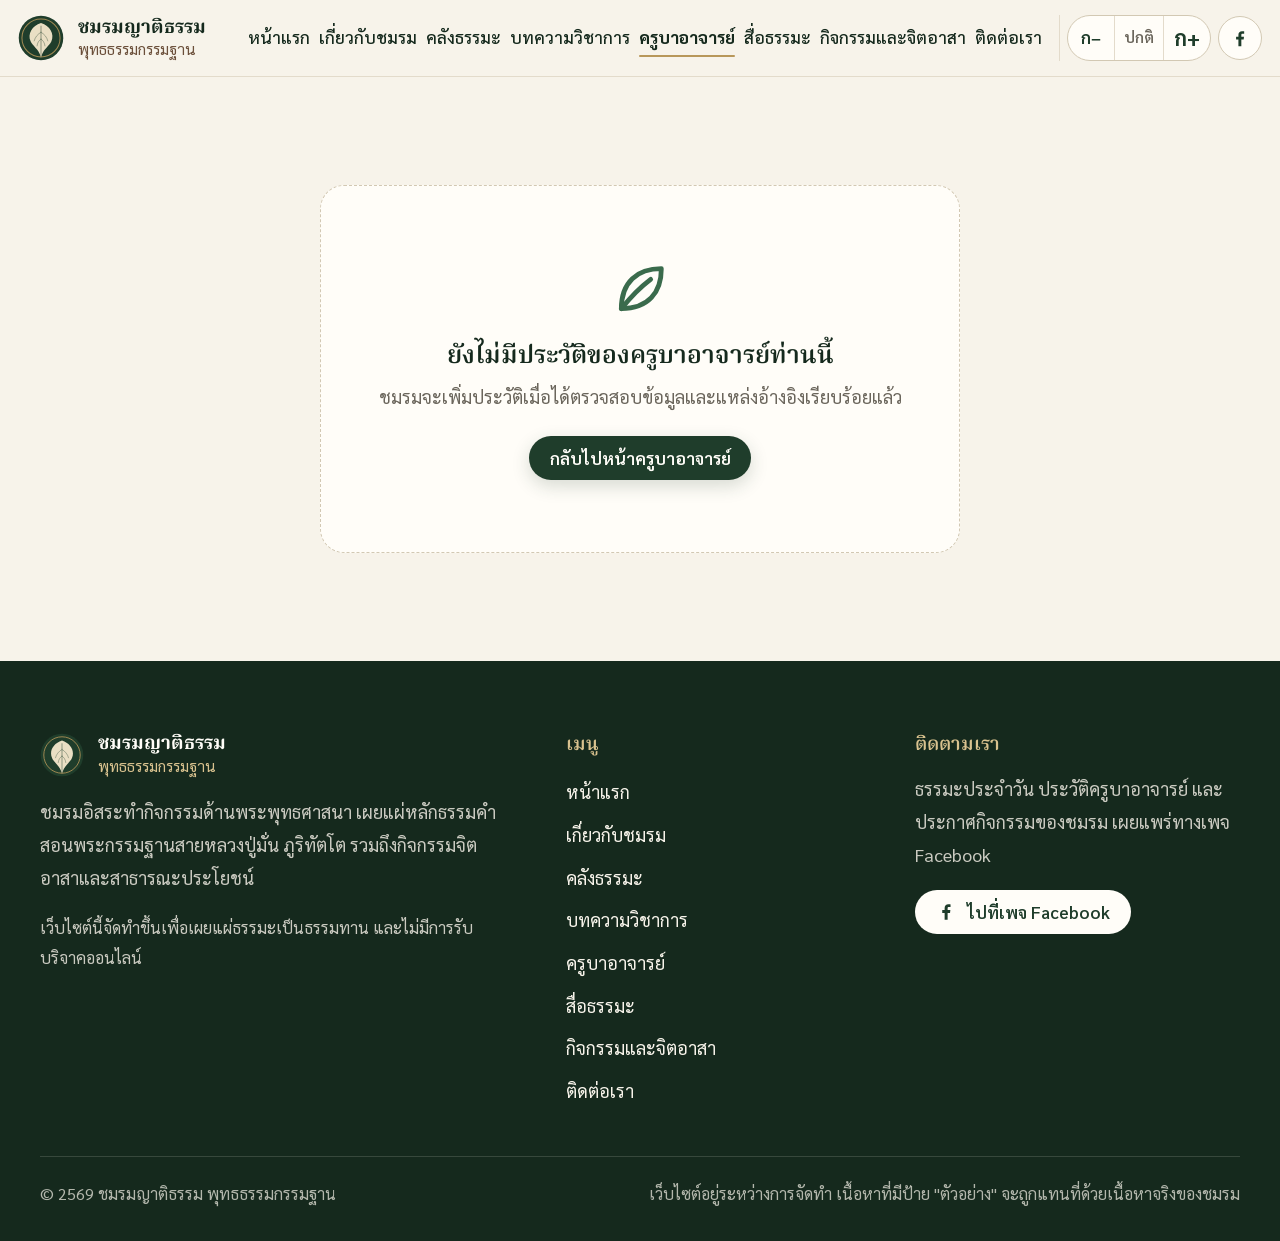
<file: teacher.html>
<!DOCTYPE html>
<html lang="th" data-text-size="m">
<head>
  <meta charset="utf-8">
  <meta name="viewport" content="width=device-width, initial-scale=1">
  <title>ประวัติครูบาอาจารย์ | ชมรมญาติธรรม พุทธธรรมกรรมฐาน</title>
  <meta name="description" content="ประวัติโดยย่อและแนวทางคำสอนของครูบาอาจารย์ในสายพระกรรมฐานวัดป่า พร้อมแหล่งอ้างอิง">
  <meta name="theme-color" content="#1F3D2B">
  <meta property="og:title" content="ประวัติครูบาอาจารย์ | ชมรมญาติธรรม พุทธธรรมกรรมฐาน">
  <meta property="og:description" content="ประวัติโดยย่อและแนวทางคำสอนของครูบาอาจารย์ในสายพระกรรมฐานวัดป่า พร้อมแหล่งอ้างอิง">
  <meta property="og:type" content="profile">
  <meta property="og:locale" content="th_TH">
  <meta property="og:site_name" content="ชมรมญาติธรรม พุทธธรรมกรรมฐาน">
  <meta property="og:image" content="https://tamapisak.github.io/buddhist-dhamma/assets/og-image.png">
  <meta property="og:image:type" content="image/png">
  <meta property="og:image:width" content="1200">
  <meta property="og:image:height" content="630">
  <meta property="og:image:alt" content="ตราชมรมและชื่อ ชมรมญาติธรรม พุทธธรรมกรรมฐาน พร้อมคำขวัญ เรียนรู้ธรรมะ ฝึกใจให้สงบ ร่วมสร้างประโยชน์แก่สังคม">
  <meta name="twitter:card" content="summary_large_image">
  <link rel="icon" href="assets/favicon.svg" type="image/svg+xml">
  <link rel="preconnect" href="https://fonts.googleapis.com">
  <link rel="preconnect" href="https://fonts.gstatic.com" crossorigin>
  <link href="https://fonts.googleapis.com/css2?family=Noto+Serif+Thai:wght@500;600;700&family=Sarabun:wght@400;500;600;700&display=swap" rel="stylesheet">
  <link rel="stylesheet" href="css/style.css">
  <script>(function(){try{var s=localStorage.getItem('pdk-text-size');if(s&&/^(s|m|l|xl)$/.test(s))document.documentElement.setAttribute('data-text-size',s);}catch(e){}})();</script>
  <script src="content/site.js" defer></script>
  <script src="js/main.js" defer></script>
  <script src="content/teachers.js" defer></script>
  <script src="js/teacher.js" defer></script>
</head>
<body data-page="teacher">
  <a class="skip-link" href="#main">ข้ามไปยังเนื้อหาหลัก</a>
  <noscript><div class="noscript-nav">เว็บไซต์นี้ต้องเปิดใช้งาน JavaScript เพื่อแสดงเมนูและเนื้อหาบางส่วน — <a href="index.html">หน้าแรก</a> <a href="about.html">เกี่ยวกับชมรม</a> <a href="dhamma.html">คลังธรรมะ</a> <a href="academic.html">บทความวิชาการ</a> <a href="teachers.html">ครูบาอาจารย์</a> <a href="media.html">สื่อธรรมะ</a> <a href="activities.html">กิจกรรมและจิตอาสา</a> <a href="contact.html">ติดต่อเรา</a></div></noscript>
  <header class="site-header" id="site-header"></header>
  <main id="main">

    <div id="teacher-root"><div class="container section"><p class="muted center">กำลังโหลดข้อมูล…</p></div></div>
  </main>
  <footer class="site-footer" id="site-footer"></footer>
</body>
</html>
</file>
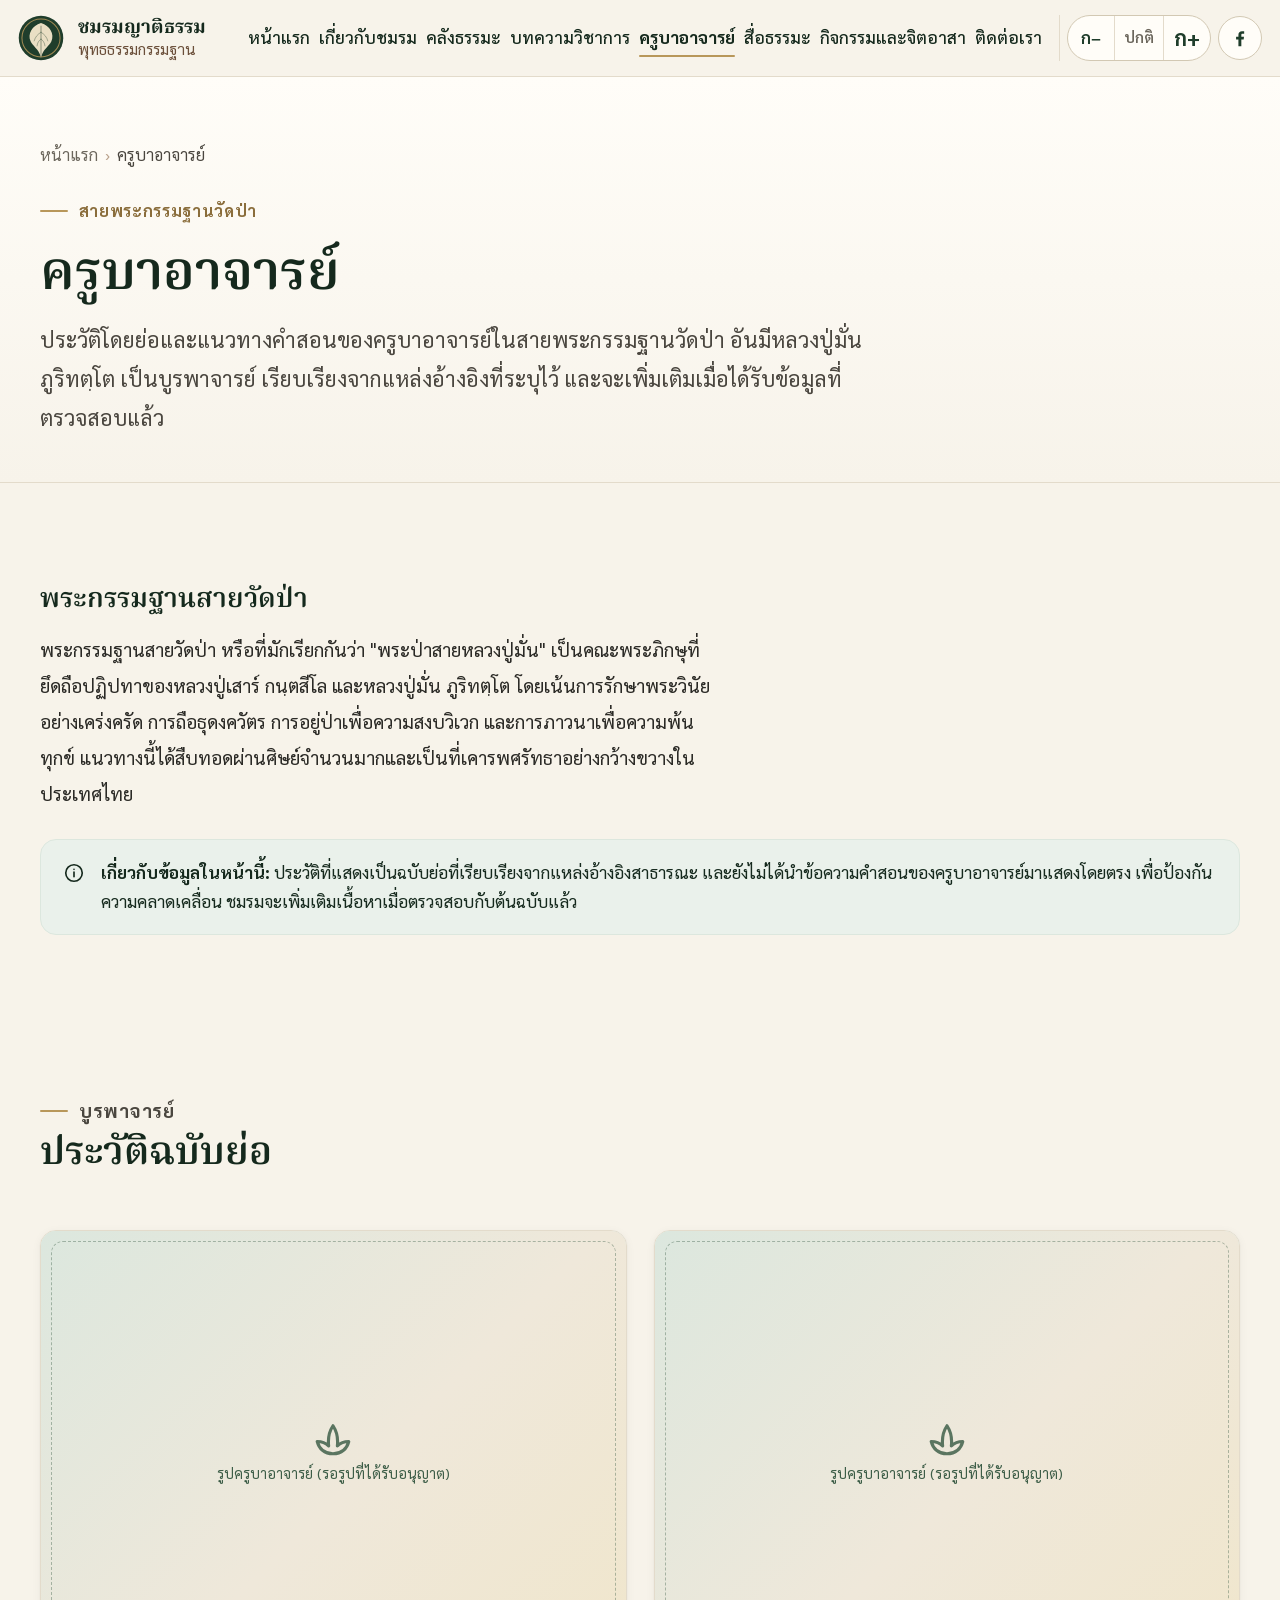
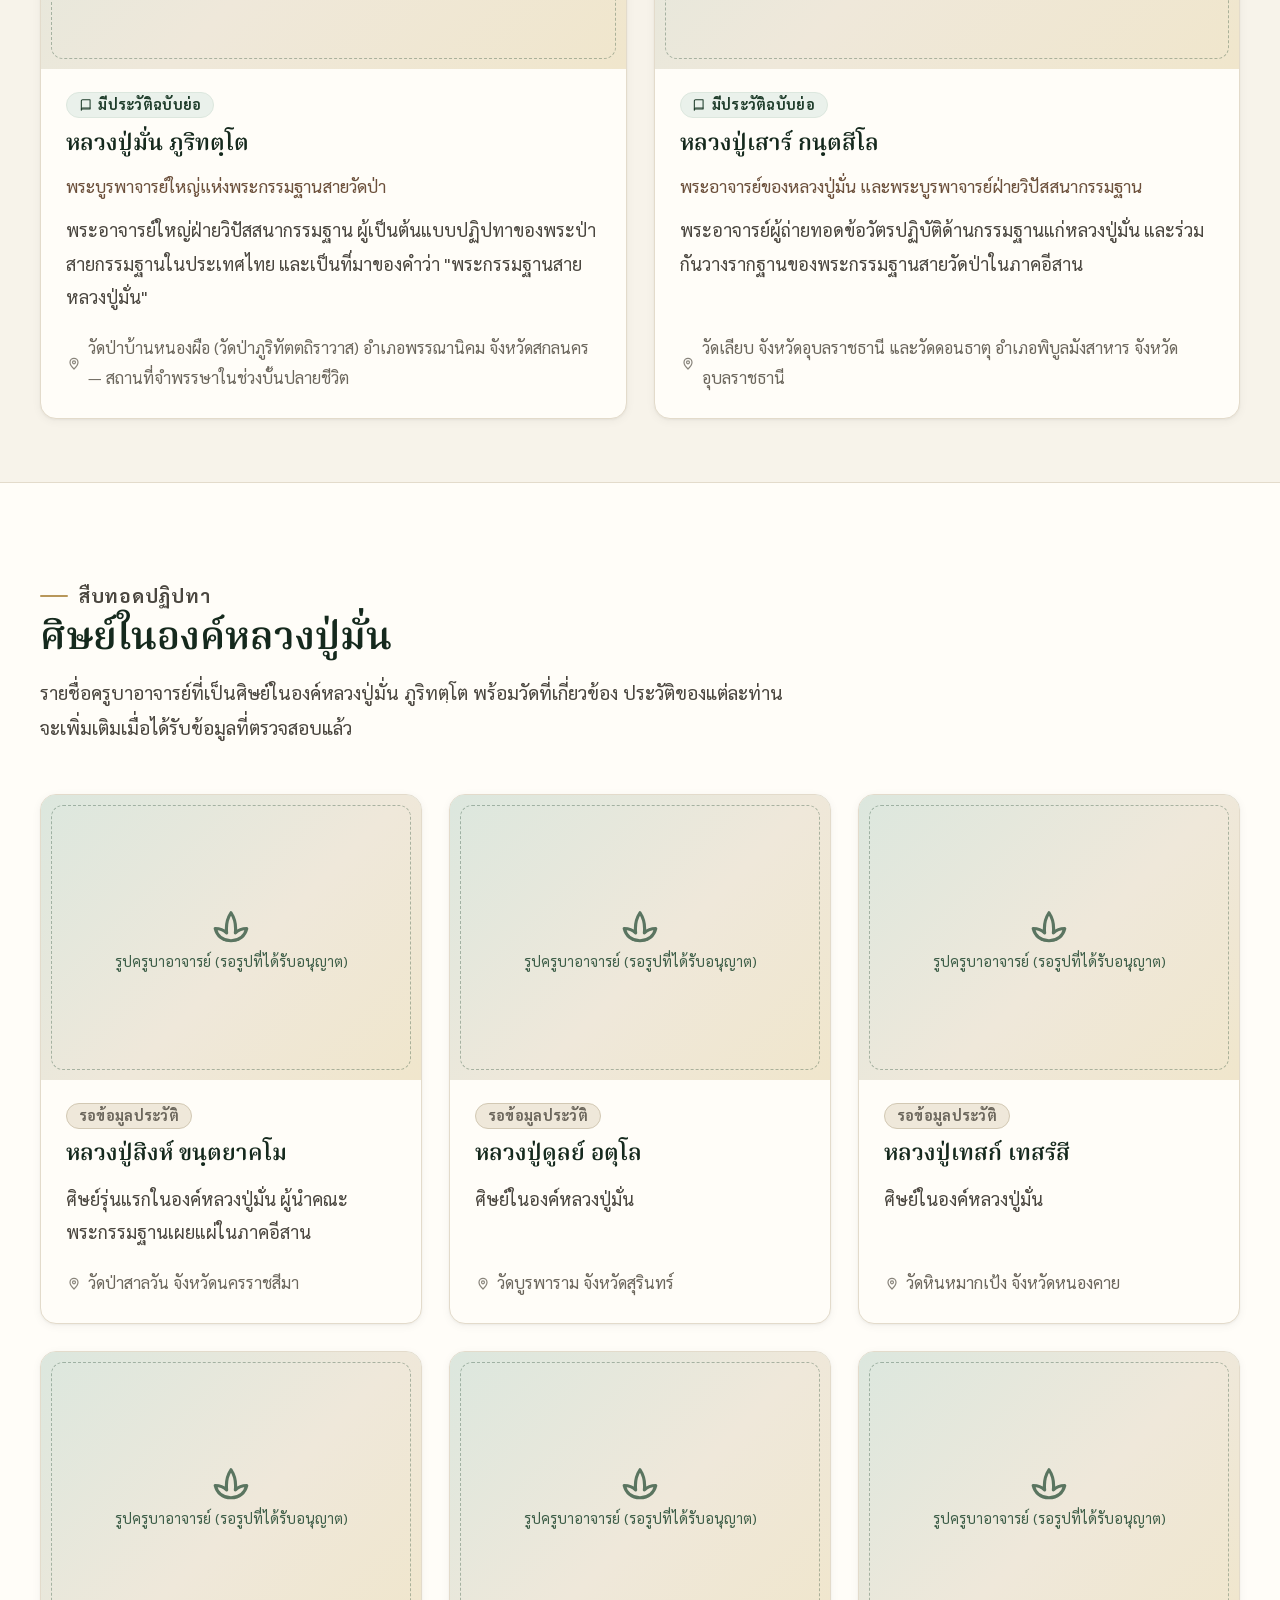
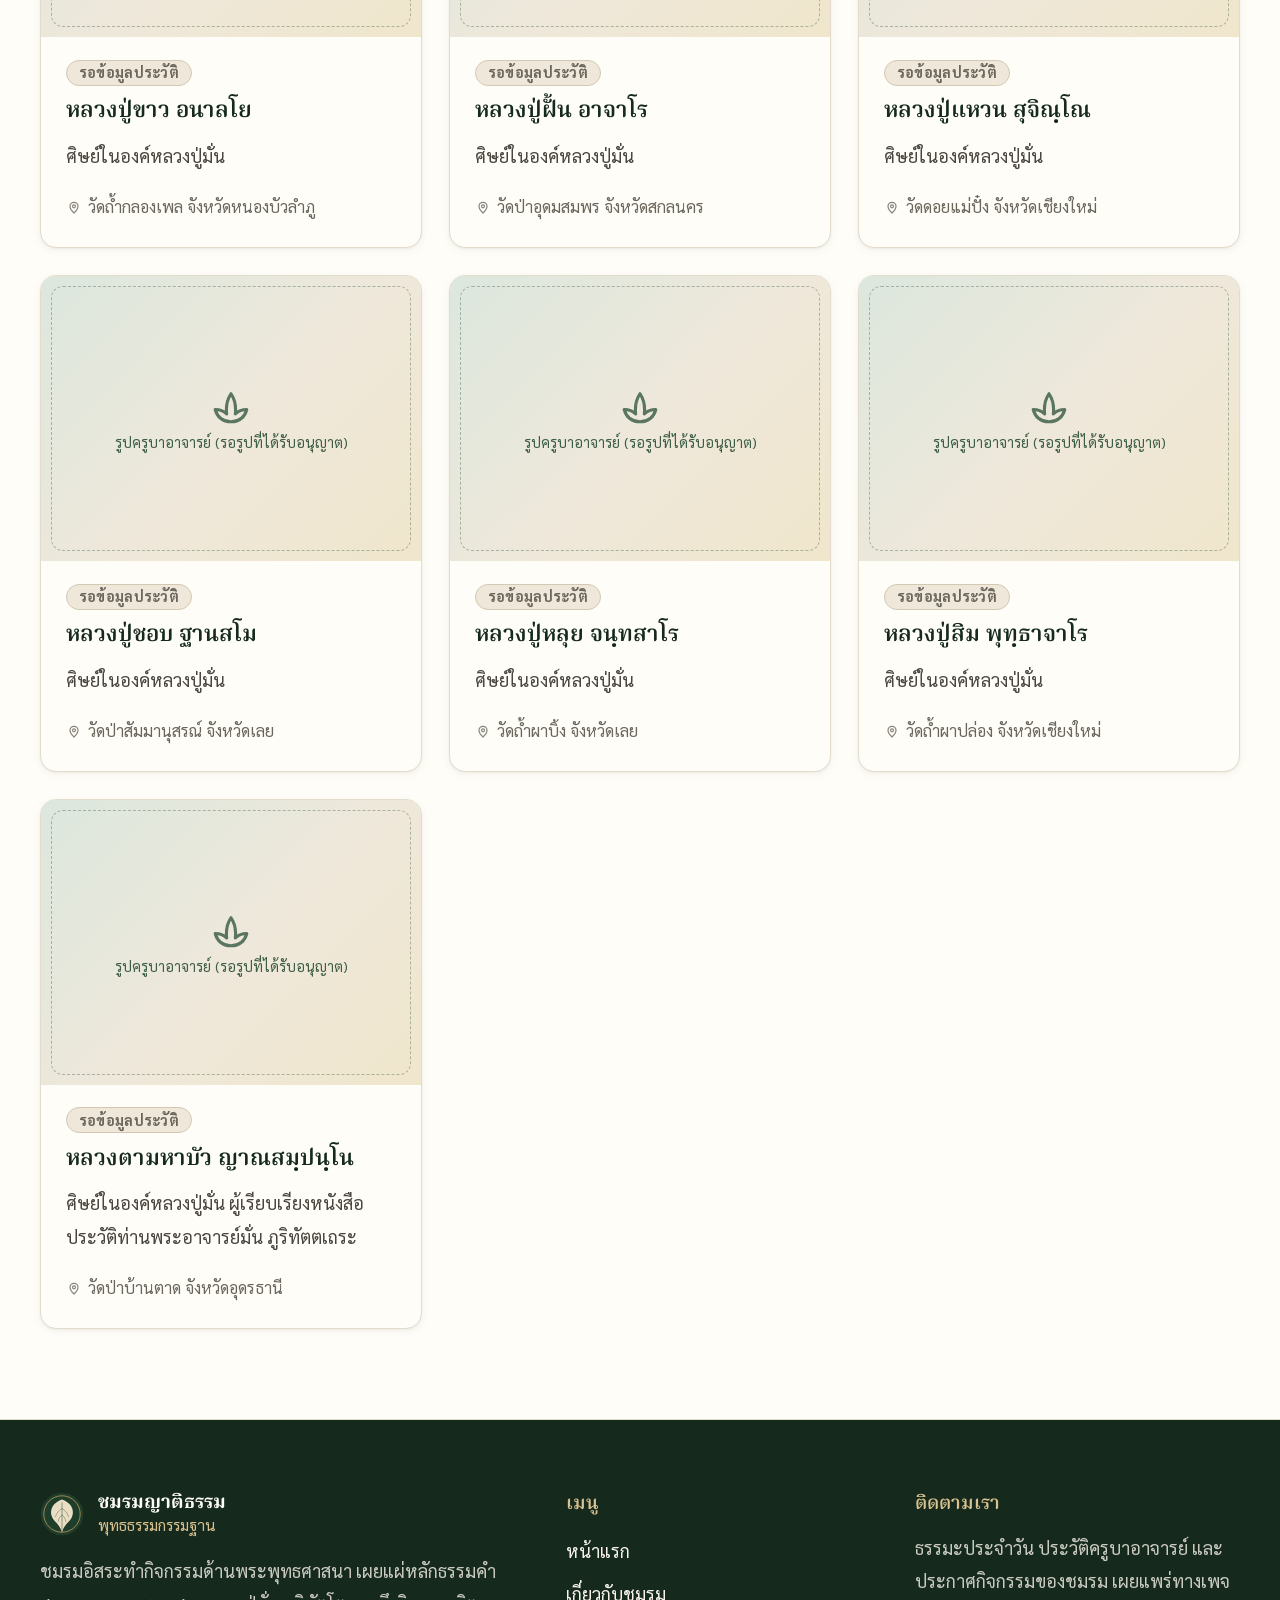
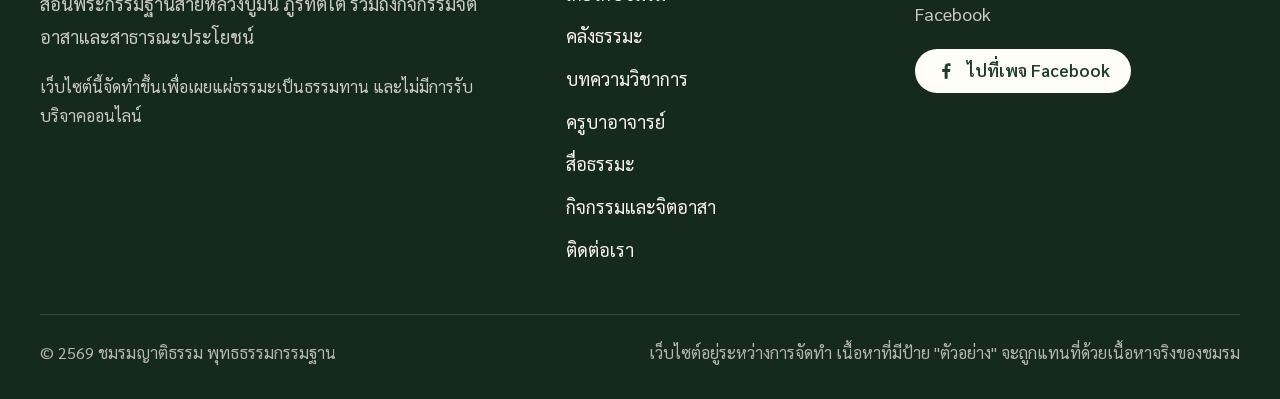
<file: teachers.html>
<!DOCTYPE html>
<html lang="th" data-text-size="m">
<head>
  <meta charset="utf-8">
  <meta name="viewport" content="width=device-width, initial-scale=1">
  <title>ครูบาอาจารย์ | ชมรมญาติธรรม พุทธธรรมกรรมฐาน</title>
  <meta name="description" content="ประวัติและแนวทางคำสอนของครูบาอาจารย์ในสายพระกรรมฐานวัดป่า อันมีหลวงปู่มั่น ภูริทตฺโต เป็นบูรพาจารย์ พร้อมแหล่งอ้างอิง">
  <meta name="theme-color" content="#1F3D2B">
  <meta property="og:title" content="ครูบาอาจารย์ | ชมรมญาติธรรม พุทธธรรมกรรมฐาน">
  <meta property="og:description" content="ประวัติและแนวทางคำสอนของครูบาอาจารย์ในสายพระกรรมฐานวัดป่า อันมีหลวงปู่มั่น ภูริทตฺโต เป็นบูรพาจารย์ พร้อมแหล่งอ้างอิง">
  <meta property="og:type" content="website">
  <meta property="og:locale" content="th_TH">
  <meta property="og:site_name" content="ชมรมญาติธรรม พุทธธรรมกรรมฐาน">
  <meta property="og:image" content="https://tamapisak.github.io/buddhist-dhamma/assets/og-image.png">
  <meta property="og:image:type" content="image/png">
  <meta property="og:image:width" content="1200">
  <meta property="og:image:height" content="630">
  <meta property="og:image:alt" content="ตราชมรมและชื่อ ชมรมญาติธรรม พุทธธรรมกรรมฐาน พร้อมคำขวัญ เรียนรู้ธรรมะ ฝึกใจให้สงบ ร่วมสร้างประโยชน์แก่สังคม">
  <meta name="twitter:card" content="summary_large_image">
  <link rel="icon" href="assets/favicon.svg" type="image/svg+xml">
  <link rel="preconnect" href="https://fonts.googleapis.com">
  <link rel="preconnect" href="https://fonts.gstatic.com" crossorigin>
  <link href="https://fonts.googleapis.com/css2?family=Noto+Serif+Thai:wght@500;600;700&family=Sarabun:wght@400;500;600;700&display=swap" rel="stylesheet">
  <link rel="stylesheet" href="css/style.css">
  <script>(function(){try{var s=localStorage.getItem('pdk-text-size');if(s&&/^(s|m|l|xl)$/.test(s))document.documentElement.setAttribute('data-text-size',s);}catch(e){}})();</script>
  <script src="content/site.js" defer></script>
  <script src="js/main.js" defer></script>
  <script src="content/teachers.js" defer></script>
  <script src="js/teachers.js" defer></script>
</head>
<body data-page="teachers">
  <a class="skip-link" href="#main">ข้ามไปยังเนื้อหาหลัก</a>
  <noscript><div class="noscript-nav">เว็บไซต์นี้ต้องเปิดใช้งาน JavaScript เพื่อแสดงเมนูและเนื้อหาบางส่วน — <a href="index.html">หน้าแรก</a> <a href="about.html">เกี่ยวกับชมรม</a> <a href="dhamma.html">คลังธรรมะ</a> <a href="academic.html">บทความวิชาการ</a> <a href="teachers.html">ครูบาอาจารย์</a> <a href="media.html">สื่อธรรมะ</a> <a href="activities.html">กิจกรรมและจิตอาสา</a> <a href="contact.html">ติดต่อเรา</a></div></noscript>
  <header class="site-header" id="site-header"></header>
  <main id="main">

    <section class="page-head">
      <div class="container">
        <nav class="breadcrumb" aria-label="เส้นทางหน้า"><ol><li><a href="index.html">หน้าแรก</a></li><li aria-current="page">ครูบาอาจารย์</li></ol></nav>
        <p class="eyebrow">สายพระกรรมฐานวัดป่า</p>
        <h1>ครูบาอาจารย์</h1>
        <p class="lead">ประวัติโดยย่อและแนวทางคำสอนของครูบาอาจารย์ในสายพระกรรมฐานวัดป่า อันมีหลวงปู่มั่น ภูริทตฺโต เป็นบูรพาจารย์ เรียบเรียงจากแหล่งอ้างอิงที่ระบุไว้ และจะเพิ่มเติมเมื่อได้รับข้อมูลที่ตรวจสอบแล้ว</p>
      </div>
    </section>

    <section class="section section-tight">
      <div class="container">
        <div class="prose narrow" style="margin-inline: 0;">
          <h2>พระกรรมฐานสายวัดป่า</h2>
          <p>พระกรรมฐานสายวัดป่า หรือที่มักเรียกกันว่า "พระป่าสายหลวงปู่มั่น" เป็นคณะพระภิกษุที่ยึดถือปฏิปทาของหลวงปู่เสาร์ กนฺตสีโล และหลวงปู่มั่น ภูริทตฺโต โดยเน้นการรักษาพระวินัยอย่างเคร่งครัด การถือธุดงควัตร การอยู่ป่าเพื่อความสงบวิเวก และการภาวนาเพื่อความพ้นทุกข์ แนวทางนี้ได้สืบทอดผ่านศิษย์จำนวนมากและเป็นที่เคารพศรัทธาอย่างกว้างขวางในประเทศไทย</p>
        </div>
        <div class="notice notice-green mt-3" role="note"><svg viewBox="0 0 24 24" fill="none" stroke="currentColor" stroke-width="1.8" stroke-linecap="round" stroke-linejoin="round" aria-hidden="true" focusable="false"><circle cx="12" cy="12" r="9"/><path d="M12 11v5M12 8h.01"/></svg><p><strong>เกี่ยวกับข้อมูลในหน้านี้:</strong> ประวัติที่แสดงเป็นฉบับย่อที่เรียบเรียงจากแหล่งอ้างอิงสาธารณะ และยังไม่ได้นำข้อความคำสอนของครูบาอาจารย์มาแสดงโดยตรง เพื่อป้องกันความคลาดเคลื่อน ชมรมจะเพิ่มเติมเนื้อหาเมื่อตรวจสอบกับต้นฉบับแล้ว</p></div>
      </div>
    </section>

    <section class="section section-tight" aria-labelledby="featured-title">
      <div class="container">
        <div class="section-head"><p class="eyebrow">บูรพาจารย์</p><h2 id="featured-title">ประวัติฉบับย่อ</h2></div>
        <div class="grid grid-2" id="featured-teachers"></div>
      </div>
    </section>

    <section class="section section-alt" aria-labelledby="disciples-title">
      <div class="container">
        <div class="section-head"><p class="eyebrow">สืบทอดปฏิปทา</p><h2 id="disciples-title">ศิษย์ในองค์หลวงปู่มั่น</h2><p>รายชื่อครูบาอาจารย์ที่เป็นศิษย์ในองค์หลวงปู่มั่น ภูริทตฺโต พร้อมวัดที่เกี่ยวข้อง ประวัติของแต่ละท่านจะเพิ่มเติมเมื่อได้รับข้อมูลที่ตรวจสอบแล้ว</p></div>
        <div class="grid grid-3" id="teacher-grid"></div>
      </div>
    </section>
  </main>
  <footer class="site-footer" id="site-footer"></footer>
</body>
</html>
</file>
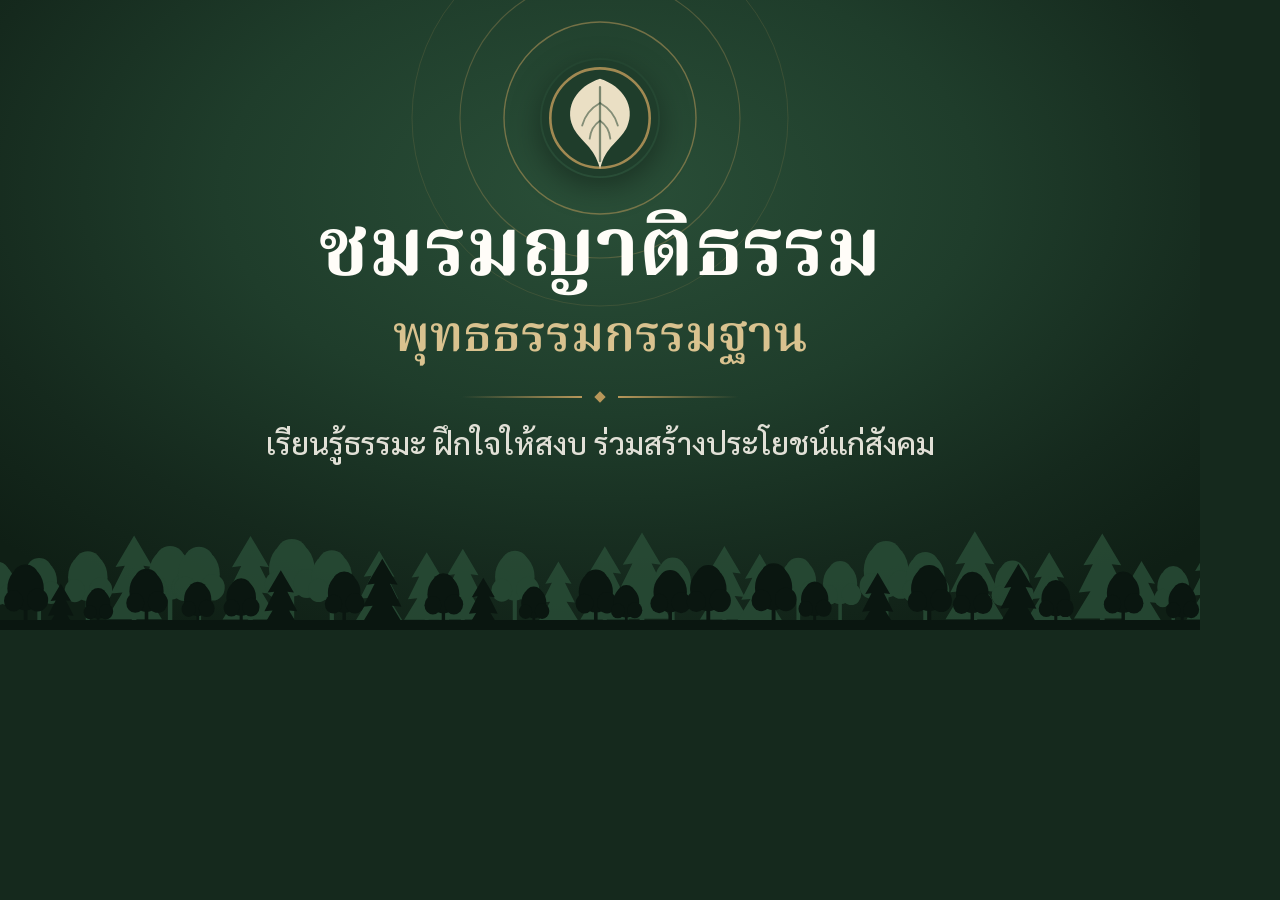
<file: tools/og-image/template.html>
<!DOCTYPE html>
<html lang="th">
<head>
<meta charset="utf-8">
<title>แม่แบบภาพสำหรับแชร์ (1200×630)</title>
<!--
  แม่แบบภาพที่แสดงเมื่อแชร์ลิงก์เว็บไซต์บน Facebook / LINE
  ไม่ต้องแก้ไฟล์นี้โดยตรง: ชื่อชมรม คำขวัญ และโลโก้ดึงมาจาก content/site.js
  สร้างภาพใหม่ด้วยคำสั่ง  node tools/make-og-image.js
-->
<link rel="preconnect" href="https://fonts.googleapis.com">
<link rel="preconnect" href="https://fonts.gstatic.com" crossorigin>
<link href="https://fonts.googleapis.com/css2?family=Noto+Serif+Thai:wght@600;700&family=Sarabun:wght@400;500&display=swap" rel="stylesheet">
<script src="../../content/site.js"></script>
<style>
  html, body { margin: 0; padding: 0; background: #15291D; }
  .card {
    position: relative; width: 1200px; height: 630px; overflow: hidden;
    background:
      radial-gradient(ellipse 70% 80% at 50% 30%, #2A4F38 0%, #1F3D2B 45%, #15291D 78%, #0F1F15 100%);
    color: #F7F3EA; font-family: "Sarabun", sans-serif;
  }
  .rings { position: absolute; left: 50%; top: 118px; transform: translate(-50%, -50%); }
  .content {
    position: absolute; inset: 0; display: flex; flex-direction: column; align-items: center;
    text-align: center; padding-top: 58px;
  }
  .logo { width: 120px; height: 120px; border-radius: 50%; box-shadow: 0 10px 30px rgba(0,0,0,.35); }
  .name1 {
    margin: 26px 0 0; font-family: "Noto Serif Thai", serif; font-weight: 700;
    font-size: 82px; line-height: 1.22; letter-spacing: .005em; color: #FFFDF8;
  }
  .name2 {
    margin: 2px 0 0; font-family: "Noto Serif Thai", serif; font-weight: 600;
    font-size: 50px; line-height: 1.3; color: #D9C28F;
  }
  .divider { display: flex; align-items: center; gap: 14px; margin: 22px 0 18px; }
  .divider i { display: block; width: 120px; height: 1.5px; background: linear-gradient(90deg, transparent, #B8975A); }
  .divider i:last-child { background: linear-gradient(90deg, #B8975A, transparent); }
  .divider b { width: 8px; height: 8px; transform: rotate(45deg); background: #B8975A; }
  .tagline { margin: 0; font-size: 31px; font-weight: 500; line-height: 1.5; color: rgba(247, 243, 234, .9); }
  .forest { position: absolute; left: 0; right: 0; bottom: 0; width: 1200px; height: 150px; }
</style>
</head>
<body>
<div class="card" id="card">
  <svg class="rings" width="460" height="460" viewBox="0 0 460 460" aria-hidden="true">
    <circle cx="230" cy="230" r="96"  fill="none" stroke="#B8975A" stroke-width="1.4" opacity=".55"/>
    <circle cx="230" cy="230" r="140" fill="none" stroke="#B8975A" stroke-width="1.1" opacity=".32"/>
    <circle cx="230" cy="230" r="188" fill="none" stroke="#B8975A" stroke-width="1"   opacity=".16"/>
  </svg>

  <div class="content">
    <img class="logo" id="logo" alt="">
    <h1 class="name1" id="name1"></h1>
    <p class="name2" id="name2"></p>
    <div class="divider" aria-hidden="true"><i></i><b></b><i></i></div>
    <p class="tagline" id="tagline"></p>
  </div>

  <svg class="forest" id="forest" viewBox="0 0 1200 150" preserveAspectRatio="none" aria-hidden="true">
    <defs>
      <!-- รูปต้นไม้ชุดเดียวกับ assets/forest.svg -->
      <symbol id="t1" viewBox="0 0 100 160" overflow="visible"><rect x="46" y="98" width="8" height="62" rx="3"/><ellipse cx="50" cy="40" rx="26" ry="24"/><ellipse cx="50" cy="66" rx="38" ry="46"/><ellipse cx="25" cy="92" rx="20" ry="22"/><ellipse cx="75" cy="90" rx="22" ry="24"/></symbol>
      <symbol id="t2" viewBox="0 0 100 160" overflow="visible"><rect x="46" y="118" width="8" height="42" rx="3"/><path d="M50 4 L82 58 L66 56 L90 104 L70 102 L98 148 L2 148 L30 102 L10 104 L34 56 L18 58 Z"/></symbol>
    </defs>
    <g id="back" fill="#2A4F38" opacity=".8"></g>
    <g id="front" fill="#0A1610"></g>
    <rect x="0" y="140" width="1200" height="10" fill="#0A1610"/>
  </svg>
</div>

<script>
  var S = window.SITE || {};
  document.getElementById('name1').textContent = S.nameLine1 || S.name || '';
  document.getElementById('name2').textContent = S.nameLine2 || '';
  document.getElementById('tagline').textContent = S.tagline || '';
  document.getElementById('logo').src = '../../' + (S.logo || 'assets/logo-placeholder.svg');

  // วางต้นไม้แบบสุ่มคงที่ (ได้ภาพเดิมทุกครั้งที่สร้าง)
  var seed = 7;
  function rnd() { seed = (seed * 16807) % 2147483647; return seed / 2147483647; }
  function row(id, step, y, sMin, sMax) {
    var g = document.getElementById(id), x = -60;
    while (x < 1240) {
      var s = sMin + rnd() * (sMax - sMin);
      var t = rnd() < 0.45 ? 't2' : 't1';
      var u = document.createElementNS('http://www.w3.org/2000/svg', 'use');
      u.setAttribute('href', '#' + t);
      u.setAttribute('width', '100');   // ขนาดเท่า viewBox ของ symbol ไม่เช่นนั้นต้นไม้จะถูกย่อและเลื่อนไปกลางภาพ
      u.setAttribute('height', '160');
      u.setAttribute('transform', 'translate(' + x.toFixed(1) + ' ' + (y - 160 * s).toFixed(1) + ') scale(' + s.toFixed(2) + ')');
      g.appendChild(u);
      x += step * (0.7 + rnd() * 0.6);
    }
  }
  row('back', 40, 146, 0.40, 0.62);
  row('front', 50, 154, 0.32, 0.50);
</script>
</body>
</html>
</file>
<file: css/style.css>
/* =====================================================================
   ชมรมญาติธรรม พุทธธรรมกรรมฐาน — สไตล์หลักของเว็บไซต์
   โทนสี: งาช้างอุ่น / เขียวป่าเข้ม / น้ำตาลดิน / ทองหม่น
   ===================================================================== */

/* ---------- ตัวแปรการออกแบบ (design tokens) ---------- */
:root {
  --ivory: #F7F3EA;
  --ivory-2: #FFFDF8;
  --ivory-3: #EFE8DA;
  --ivory-4: #E6DECB;

  --green-950: #0F1F15;
  --green-900: #15291D;
  --green-800: #1F3D2B;
  --green-700: #2A4F38;
  --green-600: #3A6B4C;
  --green-500: #4E8562;
  --green-100: #DCE7DE;
  --green-50:  #EAF1EB;

  --brown-800: #5A4030;
  --brown-700: #6B4F3A;
  --brown-500: #8C6F58;
  --brown-300: #B9A28C;
  --brown-100: #E9DFD2;

  --gold-700: #8A6D3B;
  --gold-500: #B8975A;
  --gold-300: #D9C28F;
  --gold-100: #F0E6CC;

  --ink: #2B2A26;
  --ink-2: #4A463F;
  --muted: #6B665C;
  --line: #E3DBCB;
  --line-2: #D2C8B3;

  --shadow-sm: 0 1px 2px rgba(43, 42, 38, .05), 0 2px 10px rgba(43, 42, 38, .05);
  --shadow-md: 0 6px 20px rgba(31, 61, 43, .10), 0 2px 6px rgba(31, 61, 43, .06);
  --shadow-lg: 0 18px 48px rgba(21, 41, 29, .18);

  --radius-sm: 10px;
  --radius: 16px;
  --radius-lg: 24px;
  --radius-pill: 999px;

  --font-body: "Sarabun", -apple-system, BlinkMacSystemFont, "Segoe UI", "Noto Sans Thai", Tahoma, sans-serif;
  --font-head: "Noto Serif Thai", "Sarabun", Georgia, serif;

  --container: 1200px;
  --measure: 68ch;
  --header-h: 76px;

  --ease: cubic-bezier(.2, .7, .2, 1);
  --dur: .25s;
}

/* ---------- ขนาดตัวอักษรที่ปรับได้ (ก− / ก+) ---------- */
html { font-size: 112.5%; }               /* 18px พื้นฐาน */
html[data-text-size="s"]  { font-size: 100%; }     /* 16px */
html[data-text-size="m"]  { font-size: 112.5%; }   /* 18px */
html[data-text-size="l"]  { font-size: 125%; }     /* 20px */
html[data-text-size="xl"] { font-size: 137.5%; }   /* 22px */

/* ---------- พื้นฐาน ---------- */
*, *::before, *::after { box-sizing: border-box; }

html {
  scroll-behavior: smooth;
  -webkit-text-size-adjust: 100%;
  scroll-padding-top: calc(var(--header-h) + 1rem);
}

@media (prefers-reduced-motion: reduce) {
  html { scroll-behavior: auto; }
  *, *::before, *::after {
    animation-duration: .01ms !important;
    animation-iteration-count: 1 !important;
    transition-duration: .01ms !important;
  }
}

body {
  margin: 0;
  min-height: 100vh;
  display: flex;
  flex-direction: column;
  font-family: var(--font-body);
  font-size: 1rem;
  line-height: 1.85;
  color: var(--ink);
  background: var(--ivory);
  -webkit-font-smoothing: antialiased;
  text-rendering: optimizeLegibility;
  overflow-wrap: break-word;
}

main { flex: 1; }

img, svg, video, iframe { max-width: 100%; }
img, svg, video { height: auto; display: block; }
.ico { width: 1em; height: 1em; display: inline-block; vertical-align: -.15em; flex: none; }

a {
  color: var(--green-800);
  text-decoration-thickness: 1px;
  text-underline-offset: .18em;
  transition: color var(--dur) var(--ease);
}
a:hover { color: var(--green-600); }

h1, h2, h3, h4 {
  font-family: var(--font-head);
  color: var(--green-900);
  line-height: 1.35;
  margin: 0 0 .5em;
  font-weight: 600;
  text-wrap: balance;
}
h1 { font-size: clamp(2rem, 1.4rem + 2.2vw, 3rem); }
h2 { font-size: clamp(1.6rem, 1.3rem + 1.2vw, 2.2rem); }
h3 { font-size: clamp(1.2rem, 1.1rem + .4vw, 1.45rem); }
h4 { font-size: 1.1rem; }

p { margin: 0 0 1em; }
ul, ol { margin: 0 0 1em; }

.lead { font-size: 1.2rem; line-height: 1.8; color: var(--ink-2); }
.muted { color: var(--muted); }
.small { font-size: .9rem; }
.center { text-align: center; }
.serif { font-family: var(--font-head); }

.container { width: min(100% - 2.5rem, var(--container)); margin-inline: auto; }
.narrow { max-width: 820px; margin-inline: auto; }
.prose { max-width: var(--measure); font-size: 1.05rem; line-height: 1.9; }
.prose h2 { font-size: 1.5rem; margin-top: 2rem; }
.prose h3 { font-size: 1.2rem; margin-top: 1.6rem; }
.prose ul, .prose ol { padding-left: 1.4em; }
.prose li { margin-bottom: .35em; }

:focus-visible {
  outline: 3px solid var(--gold-500);
  outline-offset: 3px;
  border-radius: 4px;
}

.skip-link {
  position: absolute;
  left: 1rem;
  top: -120px;
  background: var(--green-800);
  color: #fff;
  padding: .75rem 1.25rem;
  border-radius: var(--radius-sm);
  z-index: 1000;
  text-decoration: none;
  font-weight: 600;
}
.skip-link:focus { top: 1rem; }

.visually-hidden {
  position: absolute !important;
  width: 1px; height: 1px;
  margin: -1px; padding: 0;
  overflow: hidden;
  clip: rect(0 0 0 0);
  white-space: nowrap;
  border: 0;
}

.hidden { display: none !important; }

/* ---------- ส่วนหัวเว็บไซต์ ---------- */
.site-header {
  position: sticky;
  top: 0;
  z-index: 100;
  /* หมายเหตุ: ไม่ใช้ backdrop-filter เพราะจะทำให้แผงเมนูมือถือ (position: fixed) ถูกจำกัดอยู่ในกรอบส่วนหัว */
  background: rgba(247, 243, 234, .97);
  border-bottom: 1px solid var(--line);
  min-height: var(--header-h);
  transition: box-shadow var(--dur) var(--ease);
}
.site-header.is-scrolled { box-shadow: 0 2px 14px rgba(31, 61, 43, .08); }

.header-inner {
  width: min(100% - 2rem, 1340px);
  display: flex;
  align-items: center;
  justify-content: space-between;
  gap: 1rem;
  min-height: var(--header-h);
}

.brand {
  display: flex;
  align-items: center;
  gap: .75rem;
  text-decoration: none;
  color: var(--green-900);
  min-height: 48px;
  flex: none;
}
.brand:hover { color: var(--green-700); }
.brand-mark { width: 46px; height: 46px; flex: none; border-radius: 50%; }
.brand-text { display: flex; flex-direction: column; line-height: 1.25; }
.brand-name { font-family: var(--font-head); font-weight: 700; font-size: 1.05rem; }
.brand-sub { font-size: .85rem; color: var(--brown-700); }

.nav-toggle {
  display: inline-flex;
  align-items: center;
  gap: .5rem;
  min-height: 48px;
  padding: 0 1rem;
  border: 1px solid var(--line-2);
  background: var(--ivory-2);
  border-radius: var(--radius-pill);
  font: inherit;
  font-weight: 600;
  color: var(--green-800);
  cursor: pointer;
}
.nav-toggle:hover { background: var(--green-50); }
.nav-toggle svg { width: 22px; height: 22px; }
.nav-toggle .icon-close { display: none; }
.nav-toggle[aria-expanded="true"] .icon-menu { display: none; }
.nav-toggle[aria-expanded="true"] .icon-close { display: block; }

/* เมนูบนมือถือ: แผงเต็มจอใต้ส่วนหัว */
.site-nav {
  position: fixed;
  inset: var(--header-h) 0 0 0;
  background: var(--ivory);
  overflow-y: auto;
  padding: 1rem 1.25rem 2.5rem;
  border-top: 1px solid var(--line);
  display: none;
  z-index: 99;
}
.site-nav.is-open { display: block; }
body.nav-open { overflow: hidden; }
body.nav-open .site-header { background: var(--ivory); }

.nav-list { list-style: none; margin: 0; padding: 0; display: flex; flex-direction: column; gap: .25rem; }
.nav-list a {
  display: flex;
  align-items: center;
  min-height: 56px;
  padding: .5rem 1rem;
  border-radius: var(--radius-sm);
  font-size: 1.15rem;
  font-weight: 500;
  text-decoration: none;
  color: var(--green-900);
}
.nav-list a:hover { background: var(--green-50); color: var(--green-900); }
.nav-list a[aria-current="page"] { background: var(--green-100); font-weight: 700; }

.nav-tools {
  display: flex;
  align-items: center;
  gap: .75rem;
  flex-wrap: wrap;
  margin-top: 1.25rem;
  padding-top: 1.25rem;
  border-top: 1px solid var(--line);
}
.nav-tools-label { width: 100%; font-size: .9rem; color: var(--muted); margin: 0; }

@media (min-width: 1260px) {
  /* html.nav-collapse (js/main.js) keeps the menu button when the one-row menu does not fit,
     e.g. at the larger text sizes. */
  html:not(.nav-collapse) .nav-toggle { display: none; }
  html:not(.nav-collapse) .site-nav {
    position: static;
    inset: auto;
    background: none;
    padding: 0;
    border: 0;
    overflow: visible;
    display: flex;
    align-items: center;
    gap: .75rem;
  }
  html:not(.nav-collapse) .nav-list { flex-direction: row; gap: .1rem; }
  html:not(.nav-collapse) .nav-list a {
    min-height: 48px;
    padding: .25rem .6rem;
    font-size: .95rem;
    border-radius: var(--radius-pill);
    position: relative;
    white-space: nowrap;
  }
  html:not(.nav-collapse) .nav-list a[aria-current="page"] { background: none; }
  html:not(.nav-collapse) .nav-list a[aria-current="page"]::after {
    content: "";
    position: absolute;
    left: .6rem; right: .6rem; bottom: 5px;
    height: 2px;
    background: var(--gold-500);
    border-radius: 2px;
  }
  html:not(.nav-collapse) .nav-tools { margin: 0; padding: 0 0 0 .4rem; border: 0; border-left: 1px solid var(--line); gap: .4rem; flex-wrap: nowrap; }
  html:not(.nav-collapse) .nav-tools-label { display: none; }
  html:not(.nav-collapse) .nav-tools .icon-btn { padding: 0; width: 44px; }
  html:not(.nav-collapse) .nav-tools .icon-btn span { position: absolute; width: 1px; height: 1px; overflow: hidden; clip: rect(0 0 0 0); white-space: nowrap; }
  /* A menu of 8 or more items ("บทความวิชาการ", and "สนทนาธรรม" when SITE.showBoard is on)
     keeps one row from 1260px with narrower item padding. */
  html:not(.nav-collapse) .nav-list > li:first-child:nth-last-child(n+8) > a,
  html:not(.nav-collapse) .nav-list > li:first-child:nth-last-child(n+8) ~ li > a { padding-left: .2rem; padding-right: .2rem; }
  html:not(.nav-collapse) .nav-list > li:first-child:nth-last-child(n+8) > a[aria-current="page"]::after,
  html:not(.nav-collapse) .nav-list > li:first-child:nth-last-child(n+8) ~ li > a[aria-current="page"]::after { left: .2rem; right: .2rem; }
}

/* ปุ่มปรับขนาดตัวอักษร */
.text-size {
  display: inline-flex;
  align-items: center;
  border: 1px solid var(--line-2);
  border-radius: var(--radius-pill);
  background: var(--ivory-2);
  overflow: hidden;
}
.text-size button {
  min-width: 46px;
  min-height: 44px;
  border: 0;
  background: none;
  font-family: var(--font-body);
  font-weight: 700;
  color: var(--green-800);
  cursor: pointer;
  padding: 0 .5rem;
  line-height: 1;
}
.text-size button:hover { background: var(--green-50); }
.text-size button:disabled { color: var(--brown-300); cursor: default; background: none; }
.text-size .ts-small { font-size: .9rem; }
.text-size .ts-large { font-size: 1.2rem; }
.text-size .ts-reset { font-size: .85rem; border-inline: 1px solid var(--line); font-weight: 600; color: var(--muted); }

.icon-btn {
  display: inline-flex;
  align-items: center;
  justify-content: center;
  gap: .5rem;
  min-width: 44px;
  min-height: 44px;
  padding: 0 .9rem;
  border-radius: var(--radius-pill);
  border: 1px solid var(--line-2);
  background: var(--ivory-2);
  color: var(--green-800);
  text-decoration: none;
  font-weight: 600;
  font-size: .95rem;
  white-space: nowrap;
}
.icon-btn:hover { background: var(--green-50); color: var(--green-900); }
.icon-btn svg { width: 20px; height: 20px; flex: none; }

/* ---------- ปุ่ม ---------- */
.btn {
  display: inline-flex;
  align-items: center;
  justify-content: center;
  gap: .6rem;
  min-height: 54px;
  padding: .6rem 1.6rem;
  border-radius: var(--radius-pill);
  font: inherit;
  font-size: 1.05rem;
  font-weight: 600;
  line-height: 1.3;
  text-decoration: none;
  text-align: center;
  cursor: pointer;
  border: 1.5px solid transparent;
  transition: background var(--dur) var(--ease), color var(--dur) var(--ease), transform var(--dur) var(--ease), box-shadow var(--dur) var(--ease), border-color var(--dur) var(--ease);
}
.btn:active { transform: translateY(1px); }
.btn svg { width: 1.2em; height: 1.2em; flex: none; }

.btn-primary { background: var(--green-800); color: var(--ivory-2); box-shadow: 0 6px 18px rgba(31, 61, 43, .18); }
.btn-primary:hover { background: var(--green-700); color: #fff; box-shadow: 0 8px 22px rgba(31, 61, 43, .24); }

.btn-secondary { background: transparent; color: var(--green-800); border-color: var(--green-800); }
.btn-secondary:hover { background: var(--green-50); color: var(--green-900); }

.btn-ghost { background: var(--ivory-2); color: var(--green-800); border-color: var(--line-2); }
.btn-ghost:hover { border-color: var(--green-600); color: var(--green-900); }

.btn-light { background: var(--ivory-2); color: var(--green-800); }
.btn-light:hover { background: #fff; color: var(--green-900); }

.btn-sm { min-height: 44px; padding: .4rem 1.1rem; font-size: .95rem; }

/* ---------- ส่วนต่าง ๆ ของหน้า ---------- */
.section { padding-block: clamp(3rem, 7vw, 5.5rem); }
.section-alt { background: var(--ivory-2); border-block: 1px solid var(--line); }
.section-tight { padding-block: clamp(2rem, 5vw, 3.5rem); }

.section-head { max-width: 760px; margin-bottom: clamp(1.5rem, 4vw, 2.75rem); }
.section-head.center { margin-inline: auto; text-align: center; }
.section-head p { color: var(--ink-2); font-size: 1.05rem; margin: 0; }
.section-head h2 { margin-bottom: .5rem; }

.eyebrow {
  display: inline-flex;
  align-items: center;
  gap: .6rem;
  font-size: .9rem;
  font-weight: 700;
  letter-spacing: .04em;
  color: var(--gold-700);
  margin-bottom: .75rem;
}
.eyebrow::before { content: ""; width: 28px; height: 2px; background: var(--gold-500); border-radius: 2px; }
.section-head.center .eyebrow::after { content: ""; width: 28px; height: 2px; background: var(--gold-500); border-radius: 2px; }

.section-foot { margin-top: 2.25rem; display: flex; justify-content: center; gap: 1rem; flex-wrap: wrap; }

.grid { display: grid; gap: 1.5rem; }
@media (min-width: 680px) {
  .grid-2, .grid-3, .grid-4 { grid-template-columns: repeat(2, 1fr); }
}
@media (min-width: 1024px) {
  .grid-3 { grid-template-columns: repeat(3, 1fr); }
  .grid-4 { grid-template-columns: repeat(4, 1fr); }
}

.split { display: grid; gap: 2.5rem; align-items: center; }
@media (min-width: 960px) {
  .split { grid-template-columns: 1.1fr .9fr; gap: 4rem; }
  .split.reverse > :first-child { order: 2; }
}

/* ---------- ส่วนฮีโร่ (หน้าแรก) ---------- */
.hero {
  position: relative;
  overflow: hidden;
  background:
    radial-gradient(1100px 560px at 88% -8%, rgba(217, 194, 143, .38), transparent 62%),
    radial-gradient(900px 520px at -5% 100%, rgba(220, 231, 222, .95), transparent 60%),
    var(--ivory);
  padding-top: clamp(3rem, 7vw, 5.5rem);
}
.hero-inner {
  position: relative;
  z-index: 1;
  max-width: 820px;
  padding-bottom: clamp(11rem, 26vw, 17rem);
}
.hero-kicker {
  display: inline-flex;
  align-items: center;
  gap: .75rem;
  margin-bottom: 1.25rem;
  font-family: var(--font-head);
  font-weight: 600;
  color: var(--brown-700);
  font-size: 1.05rem;
}
.hero-kicker img { width: 40px; height: 40px; border-radius: 50%; }
.hero h1 {
  font-size: clamp(2.1rem, 1.2rem + 3vw, 3.4rem);
  line-height: 1.3;
  margin-bottom: 1rem;
  color: var(--green-900);
}
.hero .lead { max-width: 58ch; margin-bottom: 2rem; }
.hero-actions { display: flex; flex-wrap: wrap; gap: .9rem; }
.hero-points {
  list-style: none;
  padding: 0;
  margin: 2.25rem 0 0;
  display: flex;
  flex-wrap: wrap;
  gap: .6rem 1.6rem;
  color: var(--ink-2);
  font-size: .98rem;
}
.hero-points li { display: inline-flex; align-items: center; gap: .55rem; }
.hero-points li::before { content: ""; width: 9px; height: 9px; border-radius: 50%; background: var(--gold-500); flex: none; }

.hero-forest {
  position: absolute;
  left: 0; right: 0; bottom: -2px;
  width: 100%;
  height: clamp(150px, 26vw, 330px);
  object-fit: cover;
  object-position: center bottom;
  pointer-events: none;
  user-select: none;
}

/* ---------- การ์ดทั่วไป ---------- */
.card {
  position: relative;
  display: flex;
  flex-direction: column;
  background: var(--ivory-2);
  border: 1px solid var(--line);
  border-radius: var(--radius);
  overflow: hidden;
  box-shadow: var(--shadow-sm);
  transition: transform var(--dur) var(--ease), box-shadow var(--dur) var(--ease), border-color var(--dur) var(--ease);
}
@media (hover: hover) {
  .card:hover { transform: translateY(-3px); box-shadow: var(--shadow-md); border-color: var(--line-2); }
}
.card-body { padding: 1.25rem 1.4rem 1.4rem; display: flex; flex-direction: column; gap: .6rem; flex: 1; }
.card-top { display: flex; flex-wrap: wrap; gap: .4rem; align-items: center; }
.card-title { font-size: 1.25rem; margin: 0; line-height: 1.4; }
.card-title a { text-decoration: none; color: var(--green-900); }
.card-title a::after { content: ""; position: absolute; inset: 0; z-index: 0; }
.card-title a:hover { color: var(--green-600); }
.card-excerpt {
  color: var(--ink-2);
  margin: 0;
  display: -webkit-box;
  -webkit-line-clamp: 3;
  -webkit-box-orient: vertical;
  overflow: hidden;
}
.card-meta {
  display: flex;
  flex-wrap: wrap;
  gap: .35rem 1rem;
  font-size: .9rem;
  color: var(--muted);
  margin-top: auto;
  padding-top: .5rem;
}
.card-meta span { display: inline-flex; align-items: center; gap: .35rem; }
.card-meta svg { width: 16px; height: 16px; opacity: .8; flex: none; }
.card-media { aspect-ratio: 16 / 10; background: var(--green-100); position: relative; overflow: hidden; }
.card-media img { width: 100%; height: 100%; object-fit: cover; }
.card-media .ph { position: absolute; inset: 0; }
.card .tag, .card .btn, .card .badge { position: relative; z-index: 1; }

/* ---------- ป้ายและแท็ก ---------- */
.tag {
  display: inline-flex;
  align-items: center;
  min-height: 30px;
  padding: 0 .75rem;
  border-radius: var(--radius-pill);
  background: var(--green-50);
  color: var(--green-800);
  font-size: .85rem;
  font-weight: 600;
  text-decoration: none;
  border: 1px solid var(--green-100);
  line-height: 1.2;
}
a.tag:hover { background: var(--green-100); color: var(--green-900); }

.badge {
  display: inline-flex;
  align-items: center;
  gap: .3rem;
  min-height: 26px;
  padding: 0 .65rem;
  border-radius: var(--radius-pill);
  font-size: .8rem;
  font-weight: 700;
  letter-spacing: .02em;
  line-height: 1.2;
  white-space: nowrap;
}
.badge svg { width: 14px; height: 14px; }
.badge-sample { background: var(--gold-100); color: var(--brown-800); border: 1px dashed var(--gold-500); }
.badge-upcoming { background: var(--green-800); color: var(--ivory); }
.badge-past { background: var(--brown-100); color: var(--brown-800); }
.badge-verified { background: var(--green-50); color: var(--green-800); border: 1px solid var(--green-100); }
.badge-pending { background: var(--ivory-3); color: var(--muted); border: 1px solid var(--line-2); }
.badge-type { background: rgba(21, 41, 29, .75); color: var(--ivory); -webkit-backdrop-filter: blur(4px); backdrop-filter: blur(4px); }

/* ---------- กรอบภาพชั่วคราว (รอรูปจริง) ---------- */
.ph {
  position: relative;
  display: grid;
  place-items: center;
  width: 100%;
  height: 100%;
  min-height: 120px;
  background: linear-gradient(135deg, var(--green-100) 0%, var(--ivory-3) 55%, var(--gold-100) 100%);
  color: var(--green-700);
  text-align: center;
  padding: 1rem;
  overflow: hidden;
}
.ph::before {
  content: "";
  position: absolute;
  inset: 10px;
  border: 1px dashed rgba(42, 79, 56, .35);
  border-radius: 12px;
  pointer-events: none;
}
.ph-inner { display: flex; flex-direction: column; align-items: center; gap: .25rem; }
.ph svg { width: 42px; height: 42px; opacity: .75; display: block; }
.ph-label { font-size: .8rem; color: var(--green-700); opacity: .9; line-height: 1.4; }

/* ---------- การ์ดพุทธพจน์ ---------- */
.quote-card {
  position: relative;
  display: flex;
  flex-direction: column;
  gap: .75rem;
  padding: 1.7rem 1.6rem 1.4rem;
  background: var(--ivory-2);
  border: 1px solid var(--line);
  border-radius: var(--radius);
  box-shadow: var(--shadow-sm);
}
.quote-card::before {
  content: "";
  position: absolute;
  top: 0; left: 1.6rem; right: 1.6rem;
  height: 3px;
  background: linear-gradient(90deg, var(--gold-500), rgba(184, 151, 90, 0));
  border-radius: 0 0 3px 3px;
}
.quote-pali { font-size: .95rem; color: var(--brown-700); line-height: 1.7; margin: 0; }
.quote-thai { font-family: var(--font-head); font-size: 1.25rem; line-height: 1.6; color: var(--green-900); margin: 0; }
.quote-src { font-size: .9rem; color: var(--muted); margin: auto 0 0; padding-top: .6rem; border-top: 1px dashed var(--line); }

/* ---------- ขั้นตอนฝึกสมาธิ ---------- */
.steps { list-style: none; counter-reset: step; margin: 0; padding: 0; display: grid; gap: 1rem; }
.steps li {
  display: grid;
  grid-template-columns: 52px 1fr;
  gap: 1rem;
  align-items: start;
  background: var(--ivory-2);
  border: 1px solid var(--line);
  border-radius: var(--radius);
  padding: 1.1rem 1.2rem;
}
.steps li::before {
  counter-increment: step;
  content: counter(step);
  display: grid;
  place-items: center;
  width: 52px; height: 52px;
  border-radius: 50%;
  background: var(--green-800);
  color: var(--gold-300);
  font-family: var(--font-head);
  font-weight: 700;
  font-size: 1.3rem;
}
.steps h3 { margin: 0 0 .25rem; font-size: 1.15rem; }
.steps p { margin: 0; color: var(--ink-2); }

.illustration {
  background: radial-gradient(circle at 50% 45%, rgba(240, 230, 204, .9), rgba(247, 243, 234, 0) 70%);
  padding: 1rem;
}
.illustration img { width: min(100%, 460px); margin-inline: auto; }

/* ---------- แถบชวนติดตาม Facebook ---------- */
.cta-band { position: relative; overflow: hidden; background: var(--green-800); color: var(--ivory); }
.cta-band::before {
  content: "";
  position: absolute; inset: 0;
  background:
    radial-gradient(640px 320px at 92% 15%, rgba(184, 151, 90, .28), transparent 60%),
    radial-gradient(520px 300px at 2% 100%, rgba(78, 133, 98, .35), transparent 60%);
  pointer-events: none;
}
.cta-inner {
  position: relative;
  display: flex;
  flex-wrap: wrap;
  align-items: center;
  justify-content: space-between;
  gap: 1.5rem;
  padding-block: clamp(2.5rem, 6vw, 4rem);
}
.cta-band h2 { color: var(--ivory-2); margin-bottom: .35rem; }
.cta-band p { color: rgba(247, 243, 234, .85); margin: 0; max-width: 60ch; }

/* ---------- ส่วนท้าย ---------- */
.site-footer { background: var(--green-900); color: rgba(247, 243, 234, .85); padding-top: clamp(2.5rem, 6vw, 4rem); margin-top: auto; }
.footer-grid { display: grid; gap: 2rem; padding-bottom: 2.5rem; }
@media (min-width: 760px) { .footer-grid { grid-template-columns: 1.6fr 1fr 1.1fr; gap: 3rem; } }
.footer-brand { display: flex; align-items: center; gap: .75rem; color: var(--ivory-2); text-decoration: none; margin-bottom: 1rem; }
.footer-brand img { width: 44px; height: 44px; border-radius: 50%; }
.footer-brand .brand-name { color: var(--ivory-2); }
.footer-brand .brand-sub { color: var(--gold-300); }
.site-footer h3 { color: var(--gold-300); font-size: 1.05rem; margin-bottom: .75rem; }
.site-footer p { color: rgba(247, 243, 234, .8); }
.site-footer a { color: var(--ivory); }
.site-footer a:hover { color: var(--gold-300); }
.site-footer .btn-light { color: var(--green-800); }
.site-footer .btn-light:hover { color: var(--green-900); }
.footer-links { list-style: none; margin: 0; padding: 0; display: grid; gap: .15rem; }
.footer-links a { text-decoration: none; display: inline-flex; align-items: center; min-height: 40px; }
.footer-note { font-size: .9rem; color: rgba(247, 243, 234, .7); }
.footer-bottom {
  border-top: 1px solid rgba(247, 243, 234, .15);
  padding: 1.25rem 0 1.75rem;
  font-size: .9rem;
  display: flex;
  flex-wrap: wrap;
  justify-content: space-between;
  gap: .5rem 1.5rem;
  color: rgba(247, 243, 234, .7);
}

/* ---------- หัวเรื่องของหน้าใน ---------- */
.page-head {
  background: linear-gradient(180deg, var(--ivory-2), var(--ivory));
  border-bottom: 1px solid var(--line);
  padding-block: clamp(2rem, 5vw, 3.5rem) clamp(1.5rem, 4vw, 2.5rem);
}
.page-head h1 { margin-bottom: .5rem; }
.page-head .lead { margin: 0; max-width: 70ch; }

.breadcrumb { font-size: .9rem; color: var(--muted); margin-bottom: 1rem; }
.breadcrumb ol { list-style: none; display: flex; flex-wrap: wrap; gap: .4rem; margin: 0; padding: 0; }
.breadcrumb li + li::before { content: "›"; margin-right: .4rem; color: var(--brown-300); }
.breadcrumb a { color: var(--muted); text-decoration: none; }
.breadcrumb a:hover { color: var(--green-800); text-decoration: underline; }
.breadcrumb [aria-current] { color: var(--ink-2); }

/* ---------- แถบค้นหาและตัวกรอง ---------- */
.toolbar { display: grid; gap: 1rem; margin-bottom: 1.5rem; }
@media (min-width: 820px) {
  .toolbar { grid-template-columns: minmax(280px, 440px) 1fr; align-items: center; }
}
.search { position: relative; }
.search input {
  width: 100%;
  min-height: 56px;
  padding: .6rem 3.2rem .6rem 3rem;
  border: 1.5px solid var(--line-2);
  border-radius: var(--radius-pill);
  background: var(--ivory-2);
  font: inherit;
  font-size: 1.05rem;
  color: var(--ink);
}
.search input::placeholder { color: var(--brown-300); }
.search input:focus { border-color: var(--green-600); outline: 3px solid rgba(78, 133, 98, .25); outline-offset: 0; }
.search-icon { position: absolute; left: 1.1rem; top: 50%; transform: translateY(-50%); width: 20px; height: 20px; color: var(--muted); pointer-events: none; }
.search .clear {
  position: absolute;
  right: .4rem; top: 50%;
  transform: translateY(-50%);
  min-width: 44px; min-height: 44px;
  border: 0;
  background: none;
  color: var(--muted);
  cursor: pointer;
  border-radius: 50%;
  display: none;
  align-items: center;
  justify-content: center;
}
.search .clear svg { width: 20px; height: 20px; }
.search .clear:hover { background: var(--green-50); color: var(--green-800); }
.search.has-value .clear { display: inline-flex; }

.chips { display: flex; flex-wrap: wrap; gap: .5rem; }
.chip {
  min-height: 44px;
  padding: 0 1.1rem;
  border-radius: var(--radius-pill);
  border: 1.5px solid var(--line-2);
  background: var(--ivory-2);
  color: var(--green-800);
  font: inherit;
  font-weight: 600;
  cursor: pointer;
  transition: background var(--dur), border-color var(--dur), color var(--dur);
}
.chip:hover { border-color: var(--green-600); }
.chip[aria-pressed="true"] { background: var(--green-800); color: var(--ivory-2); border-color: var(--green-800); }

.results-bar {
  display: flex;
  flex-wrap: wrap;
  justify-content: space-between;
  align-items: center;
  gap: .5rem 1rem;
  margin-bottom: 1.25rem;
  color: var(--muted);
  font-size: .98rem;
}
.results-bar label { display: inline-flex; align-items: center; gap: .5rem; }
.select {
  min-height: 44px;
  border: 1.5px solid var(--line-2);
  border-radius: var(--radius-pill);
  background: var(--ivory-2) url("data:image/svg+xml,%3Csvg xmlns='http://www.w3.org/2000/svg' viewBox='0 0 24 24' fill='none' stroke='%231F3D2B' stroke-width='2' stroke-linecap='round' stroke-linejoin='round'%3E%3Cpath d='m6 9 6 6 6-6'/%3E%3C/svg%3E") no-repeat right .9rem center / 18px;
  font: inherit;
  padding: 0 2.6rem 0 1rem;
  color: var(--green-800);
  appearance: none;
  -webkit-appearance: none;
  cursor: pointer;
}

/* ---------- แท็บ ---------- */
.tabs { display: flex; gap: .25rem; border-bottom: 1px solid var(--line); margin-bottom: 1.5rem; flex-wrap: wrap; }
.tab {
  min-height: 52px;
  padding: 0 1.2rem;
  border: 0;
  background: none;
  font: inherit;
  font-size: 1.05rem;
  font-weight: 600;
  color: var(--muted);
  cursor: pointer;
  border-bottom: 3px solid transparent;
  margin-bottom: -1px;
  display: inline-flex;
  align-items: center;
  gap: .5rem;
}
.tab .count { font-size: .8rem; background: var(--ivory-3); color: var(--ink-2); border-radius: var(--radius-pill); padding: 0 .55rem; min-height: 22px; display: inline-flex; align-items: center; }
.tab[aria-selected="true"] { color: var(--green-900); border-bottom-color: var(--gold-500); }
.tab[aria-selected="true"] .count { background: var(--green-100); color: var(--green-900); }
.tab:hover { color: var(--green-800); }

/* ---------- สถานะว่าง ---------- */
.empty {
  text-align: center;
  padding: clamp(2.5rem, 6vw, 4rem) 1.5rem;
  background: var(--ivory-2);
  border: 1px dashed var(--line-2);
  border-radius: var(--radius-lg);
  max-width: 640px;
  margin: 1rem auto;
}
.empty svg { width: 64px; height: 64px; color: var(--green-600); margin: 0 auto 1rem; display: block; }
.empty h3 { margin-bottom: .4rem; }
.empty p { color: var(--muted); margin-bottom: 1.25rem; }
.empty .flex { justify-content: center; }

/* ---------- กล่องแจ้งเตือน ---------- */
.notice {
  display: flex;
  gap: .9rem;
  align-items: flex-start;
  padding: 1rem 1.2rem;
  border-radius: var(--radius);
  border: 1px solid var(--gold-300);
  background: var(--gold-100);
  color: var(--brown-800);
  margin-bottom: 1.5rem;
  font-size: .95rem;
  line-height: 1.7;
}
.notice svg { width: 22px; height: 22px; flex: none; margin-top: .25rem; }
.notice p { margin: 0; }
.notice strong { color: inherit; }
.notice-green { background: var(--green-50); border-color: var(--green-100); color: var(--green-900); }
.notice-soft { background: var(--ivory-2); border-color: var(--line); color: var(--ink-2); }

/* ---------- บทความ ---------- */
.article { max-width: 780px; margin-inline: auto; width: 100%; }
.article-head { margin-bottom: 2rem; }
.article-head h1 { font-size: clamp(1.9rem, 1.3rem + 2vw, 2.8rem); margin-top: .5rem; }
.article-meta { display: flex; flex-wrap: wrap; gap: .4rem 1.25rem; color: var(--muted); font-size: .95rem; }
.article-meta span { display: inline-flex; align-items: center; gap: .4rem; }
.article-meta svg { width: 17px; height: 17px; opacity: .85; }
.article-tools {
  display: flex;
  flex-wrap: wrap;
  align-items: center;
  justify-content: space-between;
  gap: .75rem;
  margin: 1.5rem 0 2rem;
  padding: .75rem 1rem;
  background: var(--ivory-2);
  border: 1px solid var(--line);
  border-radius: var(--radius);
}
.article-tools .label { font-size: .92rem; color: var(--muted); }
.article-tools .group { display: inline-flex; align-items: center; gap: .6rem; flex-wrap: wrap; }

.article-body { font-size: 1.1rem; line-height: 1.95; color: var(--ink); }
.article-body h2 { font-size: 1.55rem; margin: 2.2rem 0 .8rem; }
.article-body h3 { font-size: 1.25rem; margin: 1.8rem 0 .6rem; }
.article-body p { margin-bottom: 1.25em; }
.article-body ul, .article-body ol { padding-left: 1.4em; margin-bottom: 1.25em; }
.article-body li { margin-bottom: .45em; }
.article-body blockquote {
  margin: 1.75rem 0;
  padding: 1.1rem 1.4rem;
  border-left: 4px solid var(--gold-500);
  background: var(--ivory-2);
  border-radius: 0 var(--radius) var(--radius) 0;
  font-family: var(--font-head);
  color: var(--green-900);
}
.article-body blockquote p { margin: 0 0 .5em; }
.article-body blockquote p:last-child { margin: 0; }
.article-body cite, .article-body .cite { display: block; font-family: var(--font-body); font-size: .9rem; color: var(--muted); font-style: normal; margin-top: .5rem; }
.article-body .pali { color: var(--brown-700); }
.article-body figure { margin: 2rem 0; }
.article-body figure .ph { aspect-ratio: 16 / 9; border-radius: var(--radius); }
.article-body figcaption { font-size: .9rem; color: var(--muted); margin-top: .5rem; text-align: center; }

.sources {
  margin-top: 2.5rem;
  padding: 1.4rem 1.6rem;
  background: var(--ivory-2);
  border: 1px solid var(--line);
  border-radius: var(--radius);
}
.sources h2 { font-size: 1.15rem; margin-bottom: .6rem; }
.sources ol { margin: 0; padding-left: 1.3em; color: var(--ink-2); font-size: .95rem; }
.sources li { margin-bottom: .4em; word-break: break-word; }

.article-foot {
  display: flex;
  flex-wrap: wrap;
  gap: 1rem;
  justify-content: space-between;
  align-items: center;
  margin-top: 2rem;
  padding-top: 1.5rem;
  border-top: 1px solid var(--line);
}
.related { margin-top: 3.5rem; }

/* ---------- ครูบาอาจารย์ ---------- */
.teacher-card .card-media { aspect-ratio: 4 / 3; }
.teacher-name-pali { font-size: .95rem; color: var(--brown-700); margin: 0; }
.profile-head { display: grid; gap: 2rem; align-items: start; }
@media (min-width: 880px) { .profile-head { grid-template-columns: 320px 1fr; gap: 3rem; } }
.profile-portrait { border-radius: var(--radius-lg); overflow: hidden; border: 1px solid var(--line); aspect-ratio: 4 / 5; background: var(--green-100); }
.profile-portrait img { width: 100%; height: 100%; object-fit: cover; }
.facts { list-style: none; margin: 1.25rem 0 0; padding: 0; display: grid; gap: 0; }
.facts li { display: grid; grid-template-columns: minmax(7rem, 9rem) 1fr; gap: .75rem; padding: .65rem 0; border-bottom: 1px dashed var(--line); }
.facts .k { color: var(--muted); font-size: .95rem; }
.facts .v { color: var(--ink); }
@media (max-width: 480px) { .facts li { grid-template-columns: 1fr; gap: .1rem; } }

/* ---------- สื่อธรรมะ ---------- */
.media-card .card-media {
  aspect-ratio: 16 / 9;
  display: grid;
  place-items: center;
  background: linear-gradient(135deg, var(--green-800), var(--green-600));
}
.media-card .card-media img { position: absolute; inset: 0; width: 100%; height: 100%; object-fit: cover; }
.media-card .play-glyph {
  position: relative;
  z-index: 1;
  width: 64px; height: 64px;
  border-radius: 50%;
  background: rgba(247, 243, 234, .95);
  color: var(--green-800);
  display: grid;
  place-items: center;
  box-shadow: var(--shadow-md);
  transition: transform var(--dur) var(--ease);
}
.media-card .play-glyph svg { width: 28px; height: 28px; margin-left: 3px; }
.media-card .play-glyph.is-audio svg { margin-left: 0; }
@media (hover: hover) { .media-card:hover .play-glyph { transform: scale(1.06); } }
.media-card .badge-type { position: absolute; top: .75rem; left: .75rem; z-index: 1; }
.media-card .duration { position: absolute; right: .75rem; bottom: .75rem; z-index: 1; background: rgba(21, 41, 29, .8); color: var(--ivory); font-size: .8rem; padding: .15rem .5rem; border-radius: 6px; }
.media-card .card-title button {
  all: unset;
  cursor: pointer;
  color: var(--green-900);
  font: inherit;
}
.media-card .card-title button::after { content: ""; position: absolute; inset: 0; }
.media-card .card-title button:hover { color: var(--green-600); }
.media-card .card-title button:focus-visible { outline: 3px solid var(--gold-500); outline-offset: 3px; border-radius: 4px; }

dialog.player {
  border: 0;
  border-radius: var(--radius-lg);
  padding: 0;
  width: min(100% - 2rem, 920px);
  max-height: calc(100vh - 2rem);
  background: var(--ivory-2);
  color: var(--ink);
  box-shadow: var(--shadow-lg);
}
dialog.player::backdrop { background: rgba(15, 31, 21, .62); -webkit-backdrop-filter: blur(3px); backdrop-filter: blur(3px); }
.player-head { display: flex; justify-content: space-between; align-items: flex-start; gap: 1rem; padding: 1.25rem 1.4rem .75rem; }
.player-head h2 { font-size: 1.3rem; margin: 0 0 .25rem; }
.player-head p { margin: 0; color: var(--muted); font-size: .95rem; }
.player-body { padding: 0 1.4rem 1.4rem; }
.player-frame { aspect-ratio: 16 / 9; background: var(--green-950); border-radius: var(--radius); overflow: hidden; }
.player-frame iframe, .player-frame video { width: 100%; height: 100%; border: 0; display: block; }
.player-body audio { width: 100%; margin-top: .25rem; }
.player-desc { margin-top: 1rem; color: var(--ink-2); font-size: .98rem; }
.player-src { margin-top: .5rem; font-size: .9rem; color: var(--muted); }
.close-btn {
  flex: none;
  min-width: 44px; min-height: 44px;
  border-radius: 50%;
  border: 1px solid var(--line-2);
  background: var(--ivory);
  cursor: pointer;
  color: var(--green-800);
  display: grid;
  place-items: center;
}
.close-btn svg { width: 20px; height: 20px; }
.close-btn:hover { background: var(--green-50); }

/* ---------- กิจกรรม ---------- */
.date-badge {
  display: inline-flex;
  flex-direction: column;
  align-items: center;
  justify-content: center;
  min-width: 74px;
  padding: .5rem .6rem;
  border-radius: var(--radius-sm);
  background: var(--green-50);
  color: var(--green-900);
  border: 1px solid var(--green-100);
  line-height: 1.1;
  flex: none;
}
.date-badge .d { font-family: var(--font-head); font-size: 1.6rem; font-weight: 700; }
.date-badge .m { font-size: .85rem; font-weight: 600; margin-top: .1rem; }
.date-badge .y { font-size: .75rem; color: var(--muted); margin-top: .1rem; }
.activity-card .card-media .date-badge {
  position: absolute;
  top: .75rem; left: .75rem;
  z-index: 1;
  background: rgba(255, 253, 248, .96);
  border-color: var(--line);
  box-shadow: var(--shadow-sm);
}
.activity-card.is-past .date-badge { color: var(--brown-800); }
.activity-card .card-text { margin: 0; color: var(--ink-2); }

/* ---------- บล็อกคุณสมบัติ / แผง ---------- */
.feature {
  display: flex;
  flex-direction: column;
  gap: .6rem;
  padding: 1.6rem;
  background: var(--ivory-2);
  border: 1px solid var(--line);
  border-radius: var(--radius);
}
.feature-icon { width: 56px; height: 56px; border-radius: 16px; background: var(--green-50); color: var(--green-800); display: grid; place-items: center; }
.feature-icon svg { width: 28px; height: 28px; display: block; }
.feature h3 { margin: 0; }
.feature p { margin: 0; color: var(--ink-2); }

.panel { padding: clamp(1.4rem, 3vw, 2rem); border-radius: var(--radius-lg); background: var(--ivory-2); border: 1px solid var(--line); }
.panel-green { background: var(--green-800); color: var(--ivory); border: 0; }
.panel-green h2, .panel-green h3 { color: var(--ivory-2); }
.panel-green p { color: rgba(247, 243, 234, .88); }
.panel-green a { color: var(--gold-300); }

.pending-list { list-style: none; margin: 0; padding: 0; display: grid; gap: .5rem; }
.pending-list li {
  display: flex;
  gap: .6rem;
  align-items: flex-start;
  padding: .65rem .85rem;
  background: var(--ivory);
  border: 1px dashed var(--line-2);
  border-radius: var(--radius-sm);
  font-size: .95rem;
  color: var(--ink-2);
}
.pending-list svg { width: 18px; height: 18px; flex: none; margin-top: .3rem; color: var(--gold-700); }

.check-list { list-style: none; margin: 0; padding: 0; display: grid; gap: .6rem; }
.check-list li { display: flex; gap: .7rem; align-items: flex-start; }
.check-list svg { width: 22px; height: 22px; flex: none; margin-top: .25rem; color: var(--green-600); }

/* ---------- ติดต่อ ---------- */
.contact-fb {
  display: grid;
  gap: 1.5rem;
  padding: clamp(1.5rem, 4vw, 2.5rem);
  background: var(--ivory-2);
  border: 1px solid var(--line);
  border-radius: var(--radius-lg);
  align-items: center;
  box-shadow: var(--shadow-sm);
}
@media (min-width: 820px) { .contact-fb { grid-template-columns: 1fr auto; } }
.contact-fb-head { display: flex; gap: 1rem; align-items: center; margin-bottom: .75rem; }
.fb-mark { width: 64px; height: 64px; border-radius: 18px; background: var(--green-800); color: var(--ivory); display: grid; place-items: center; flex: none; }
.fb-mark svg { width: 34px; height: 34px; display: block; }
.url-box {
  font-family: ui-monospace, SFMono-Regular, Menlo, Consolas, monospace;
  font-size: .9rem;
  background: var(--ivory);
  border: 1px solid var(--line);
  border-radius: var(--radius-sm);
  padding: .6rem .8rem;
  word-break: break-all;
  color: var(--ink-2);
}

/* ---------- ปุ่มกลับขึ้นด้านบน / แจ้งเตือนสั้น ---------- */
.to-top {
  position: fixed;
  right: 1.1rem; bottom: 1.1rem;
  width: 52px; height: 52px;
  border-radius: 50%;
  border: 1px solid var(--line-2);
  background: var(--ivory-2);
  color: var(--green-800);
  box-shadow: var(--shadow-md);
  cursor: pointer;
  display: grid;
  place-items: center;
  opacity: 0;
  visibility: hidden;
  transform: translateY(8px);
  transition: opacity var(--dur), transform var(--dur), visibility 0s linear var(--dur);
  z-index: 90;
}
.to-top.is-visible { opacity: 1; visibility: visible; transform: none; transition: opacity var(--dur), transform var(--dur); }
.to-top svg { width: 22px; height: 22px; }
.to-top:hover { background: var(--green-50); }

.toast {
  position: fixed;
  left: 50%;
  bottom: 5.5rem;
  transform: translateX(-50%) translateY(6px);
  background: var(--green-900);
  color: var(--ivory);
  padding: .7rem 1.2rem;
  border-radius: var(--radius-pill);
  box-shadow: var(--shadow-lg);
  z-index: 200;
  opacity: 0;
  visibility: hidden;
  transition: opacity var(--dur), transform var(--dur), visibility 0s linear var(--dur);
  font-size: .95rem;
  max-width: calc(100% - 2rem);
  text-align: center;
}
.toast.is-visible { opacity: 1; visibility: visible; transform: translateX(-50%); transition: opacity var(--dur), transform var(--dur); }

/* ---------- ตัวช่วยเล็ก ๆ ---------- */
.flex { display: flex; gap: .75rem; flex-wrap: wrap; align-items: center; }
.stack > * + * { margin-top: 1rem; }
.mt-1 { margin-top: .5rem; } .mt-2 { margin-top: 1rem; } .mt-3 { margin-top: 1.5rem; } .mt-4 { margin-top: 2rem; } .mt-5 { margin-top: 3rem; }
.mb-0 { margin-bottom: 0; } .mb-2 { margin-bottom: 1rem; } .mb-3 { margin-bottom: 1.5rem; }
.divider { border: 0; border-top: 1px solid var(--line); margin: 2.5rem 0; }
.ornament { display: flex; align-items: center; justify-content: center; gap: .75rem; color: var(--gold-500); margin: 1.5rem 0; }
.ornament::before, .ornament::after { content: ""; width: 56px; height: 1px; background: var(--gold-300); }
.ornament svg { width: 22px; height: 22px; }

noscript .noscript-nav { padding: 1rem 1.25rem; background: var(--gold-100); border-bottom: 1px solid var(--gold-300); }
noscript .noscript-nav a { margin-right: 1rem; }

@media print {
  .site-header, .site-footer, .to-top, .article-tools, .cta-band, .nav-toggle { display: none !important; }
  body { background: #fff; color: #000; }
  .article-body { font-size: 12pt; }
}

/* ---------- หน้าไม่พบ (404.html) ---------- */
.nf { padding: clamp(3rem, 8vw, 6rem) 0; text-align: center; }
.nf-inner { max-width: 640px; }
.nf-mark { width: 72px; height: 72px; display: block; margin: 0 auto 1.25rem; }
.nf h1 { font-size: clamp(1.9rem, 1.2rem + 2.5vw, 2.8rem); margin: .25rem 0 .75rem; }
.nf .lead { margin: 0 auto 1.5rem; }
.nf-actions { display: flex; flex-wrap: wrap; gap: .75rem; justify-content: center; margin-bottom: 1.5rem; }
.nf-note { color: var(--muted); font-size: .95rem; margin: 0; }
.nf .eyebrow::after { content: ""; width: 28px; height: 2px; background: var(--gold-500); border-radius: 2px; }

/* ---------- บทความวิชาการ (academic.html) ---------- */
.paper-list { display: grid; gap: 1.5rem; max-width: 900px; }
.paper {
  display: flex;
  flex-direction: column;
  gap: .85rem;
  padding: 1.4rem 1.25rem;
  background: var(--ivory-2);
  border: 1px solid var(--line);
  border-radius: var(--radius);
  box-shadow: var(--shadow-sm);
}
.paper-title { font-size: clamp(1.25rem, 1.1rem + .6vw, 1.55rem); line-height: 1.55; margin: 0; color: var(--green-900); }
.paper-en { margin: -.35rem 0 0; color: var(--muted); font-size: .95rem; line-height: 1.55; }
.paper-authors { margin: 0; display: flex; gap: .5rem; align-items: flex-start; color: var(--ink-2); line-height: 1.7; }
.paper-authors svg { width: 18px; height: 18px; flex: none; margin-top: .35em; opacity: .8; }
.paper-more { border-top: 1px solid var(--line); padding-top: .25rem; }
.paper-more summary { cursor: pointer; font-weight: 600; color: var(--green-800); padding: .55rem 0; }
.paper-more summary:hover { color: var(--green-600); }
.paper-affils { margin: .1rem 0 .4rem; padding-left: 1.5rem; display: grid; gap: .45rem; }
.paper-author { font-weight: 600; }
.paper-affil { display: block; color: var(--muted); font-size: .92rem; }
.paper-facts { margin: 0; display: grid; gap: .4rem 1.5rem; }
.paper-facts div { display: grid; grid-template-columns: 4.75rem minmax(0, 1fr); gap: .5rem; }
.paper-facts dt { color: var(--muted); font-size: .92rem; padding-top: .1rem; }
.paper-facts dd { margin: 0; }
.paper-keywords { display: flex; flex-wrap: wrap; align-items: center; gap: .4rem .6rem; }
.paper-keywords ul { list-style: none; margin: 0; padding: 0; display: flex; flex-wrap: wrap; gap: .4rem; }
.paper-label { color: var(--muted); font-size: .92rem; }
.paper-summary { padding: 1rem 1.1rem; background: var(--ivory); border-left: 3px solid var(--gold-500); border-radius: 0 var(--radius-sm) var(--radius-sm) 0; }
.paper-summary h3 { font-size: 1.05rem; margin: 0 0 .4rem; }
.paper-summary p { margin: 0; }
.paper-summary .paper-note { margin-top: .5rem; color: var(--muted); font-size: .9rem; }
.paper-actions { display: flex; flex-wrap: wrap; gap: .6rem; }
.paper-cite { margin: .1rem 0 .5rem; font-size: .95rem; line-height: 1.75; overflow-wrap: anywhere; }
.paper-rights { margin: 0; color: var(--muted); font-size: .88rem; }
@media (min-width: 680px) {
  .paper { padding: 2rem 2.25rem; }
  .paper-facts { grid-template-columns: repeat(2, minmax(0, 1fr)); }
}
</file>
